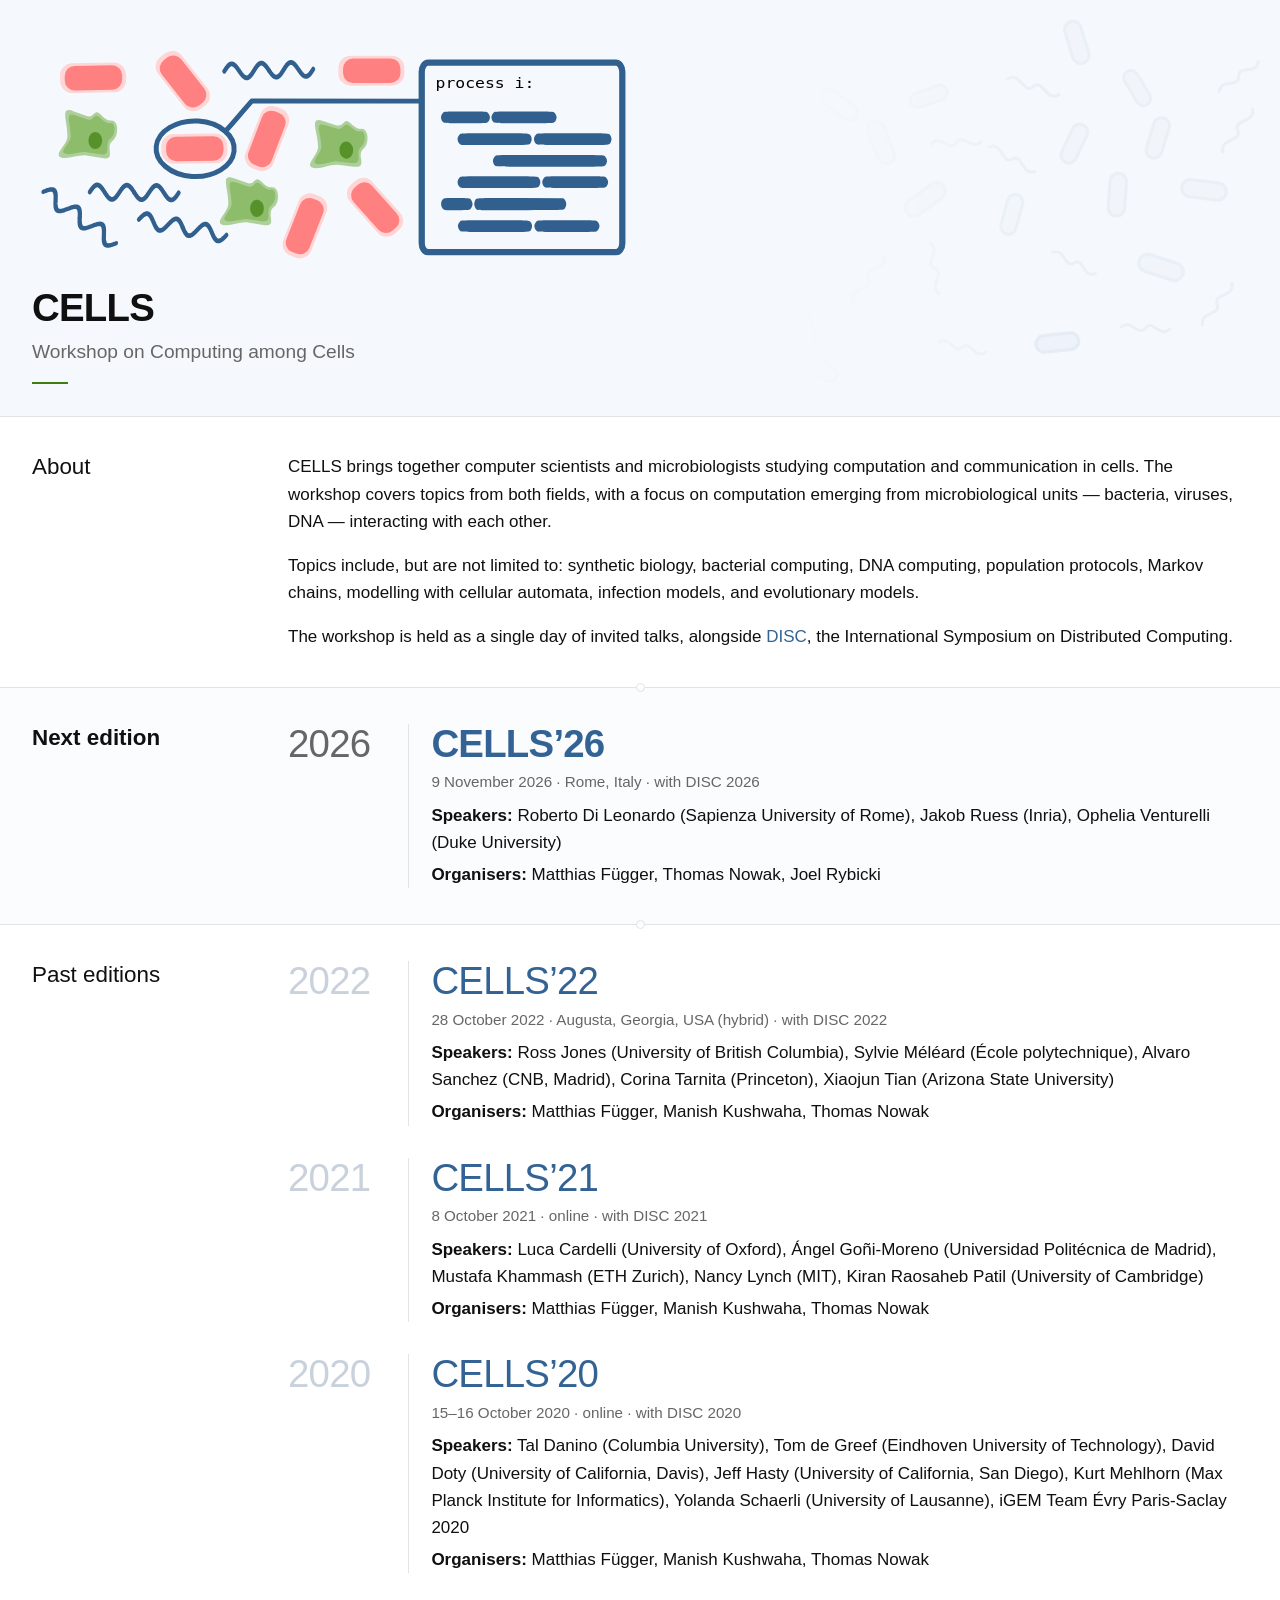
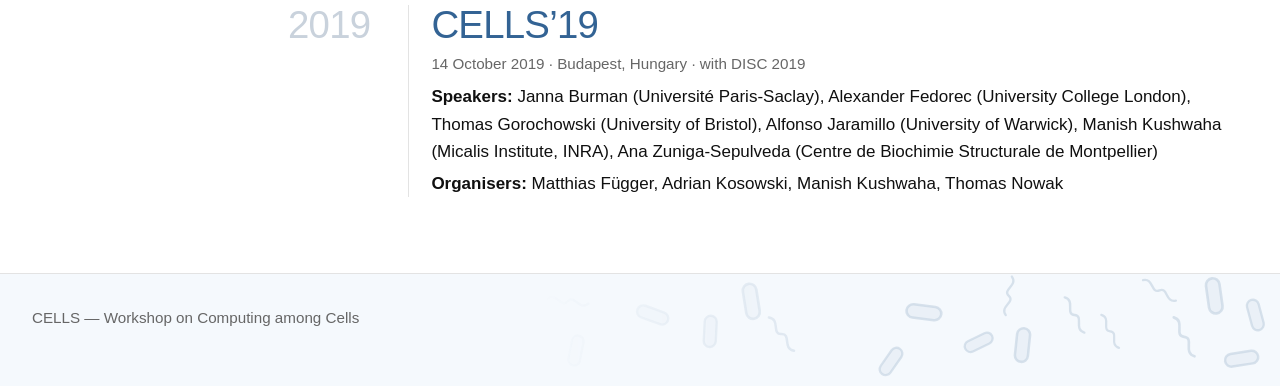
<file: index.html>
<!DOCTYPE html>
<html lang="en">
<head>
<meta charset="utf-8">
<meta name="viewport" content="width=device-width, initial-scale=1">
<title>CELLS — Workshop on Computing among Cells</title>
<meta name="description" content="CELLS is a workshop on computation emerging from microbiological units interacting with each other, held alongside DISC. Next edition and past editions.">
<link rel="icon" href="assets/img/cells.svg" type="image/svg+xml">
<link rel="stylesheet" href="assets/css/site.css">
<!-- Series index. Adding an edition: see README.md -->
</head>
<body>

<header class="masthead">
  <picture class="banner-motif">
    <source media="(prefers-reduced-motion: reduce), (prefers-reduced-data: reduce), (update: slow)"
            srcset="assets/img/banner-static.svg">
    <img src="assets/img/banner.svg" alt="" width="900" height="120">
  </picture>
  <div class="container">
    <img class="masthead__logo" src="assets/img/cells.svg" alt="" width="520" height="191">
    <h1>CELLS</h1>
    <p class="masthead__tagline">Workshop on Computing among Cells</p>
  </div>
</header>

<main>

  <section class="section" aria-labelledby="about">
    <div class="container section__grid">
      <h2 class="section__label" id="about">About</h2>
      <div class="section__body">
        <p>
          CELLS brings together computer scientists and microbiologists studying computation and
          communication in cells. The workshop covers topics from both fields, with a focus on
          computation emerging from microbiological units — bacteria, viruses, DNA — interacting
          with each other.
        </p>
        <p>
          Topics include, but are not limited to: synthetic biology, bacterial computing, DNA
          computing, population protocols, Markov chains, modelling with cellular automata,
          infection models, and evolutionary models.
        </p>
        <p>
          The workshop is held as a single day of invited talks, alongside
          <a href="https://www.disc-conference.org/">DISC</a>, the International Symposium on
          Distributed Computing.
        </p>
      </div>
    </div>
  </section>

  <section class="section section--next" aria-labelledby="next">
    <div class="container section__grid">
      <h2 class="section__label section__label--strong" id="next">Next edition</h2>
      <div class="section__body">
        <div class="edition edition--next">
          <p class="edition__year" aria-hidden="true">2026</p>
          <div class="edition__body">
            <h3 class="edition__name"><a href="2026/">CELLS&rsquo;26</a></h3>
            <p class="edition__when">9 November 2026 &middot; Rome, Italy &middot; with <a href="https://www.disc-conference.org/wp/disc2026/">DISC&nbsp;2026</a></p>
            <p class="edition__people"><span class="label">Speakers:</span>
              Roberto Di Leonardo (Sapienza University of Rome),
              Jakob Ruess (Inria),
              Ophelia Venturelli (Duke University)
            </p>
            <p class="edition__people"><span class="label">Organisers:</span> Matthias Függer, Thomas Nowak, Joel Rybicki</p>
          </div>
        </div>
      </div>
    </div>
  </section>

  <section class="section" aria-labelledby="past">
    <div class="container section__grid">
      <h2 class="section__label" id="past">Past editions</h2>
      <div class="section__body">
        <ul class="editions">

          <li>
            <div class="edition">
              <p class="edition__year" aria-hidden="true">2022</p>
              <div class="edition__body">
                <h3 class="edition__name"><a href="./archive/">CELLS&rsquo;22</a></h3>
                <p class="edition__when">28 October 2022 &middot; Augusta, Georgia, USA (hybrid) &middot; with <a href="https://www.disc-conference.org/wp/disc2022/">DISC&nbsp;2022</a></p>
                <p class="edition__people"><span class="label">Speakers:</span>
                  Ross Jones (University of British Columbia),
                  Sylvie Méléard (École polytechnique),
                  Alvaro Sanchez (CNB, Madrid),
                  Corina Tarnita (Princeton),
                  Xiaojun Tian (Arizona State University)
                </p>
                <p class="edition__people"><span class="label">Organisers:</span> Matthias Függer, Manish Kushwaha, Thomas Nowak</p>
              </div>
            </div>
          </li>

          <li>
            <div class="edition">
              <p class="edition__year" aria-hidden="true">2021</p>
              <div class="edition__body">
                <h3 class="edition__name"><a href="./archive/2021.html">CELLS&rsquo;21</a></h3>
                <p class="edition__when">8 October 2021 &middot; online &middot; with <a href="https://www.disc-conference.org/wp/disc2021/">DISC&nbsp;2021</a></p>
                <p class="edition__people"><span class="label">Speakers:</span>
                  Luca Cardelli (University of Oxford),
                  Ángel Goñi-Moreno (Universidad Politécnica de Madrid),
                  Mustafa Khammash (ETH Zurich),
                  Nancy Lynch (MIT),
                  Kiran Raosaheb Patil (University of Cambridge)
                </p>
                <p class="edition__people"><span class="label">Organisers:</span> Matthias Függer, Manish Kushwaha, Thomas Nowak</p>
              </div>
            </div>
          </li>

          <li>
            <div class="edition">
              <p class="edition__year" aria-hidden="true">2020</p>
              <div class="edition__body">
                <h3 class="edition__name"><a href="./archive/2020.html">CELLS&rsquo;20</a></h3>
                <p class="edition__when">15–16 October 2020 &middot; online &middot; with <a href="https://www.disc-conference.org/wp/disc2020/">DISC&nbsp;2020</a></p>
                <p class="edition__people"><span class="label">Speakers:</span>
                  Tal Danino (Columbia University),
                  Tom de Greef (Eindhoven University of Technology),
                  David Doty (University of California, Davis),
                  Jeff Hasty (University of California, San Diego),
                  Kurt Mehlhorn (Max Planck Institute for Informatics),
                  Yolanda Schaerli (University of Lausanne),
                  iGEM Team Évry Paris-Saclay 2020
                </p>
                <p class="edition__people"><span class="label">Organisers:</span> Matthias Függer, Manish Kushwaha, Thomas Nowak</p>
              </div>
            </div>
          </li>

          <li>
            <div class="edition">
              <p class="edition__year" aria-hidden="true">2019</p>
              <div class="edition__body">
                <h3 class="edition__name"><a href="./archive/2019.html">CELLS&rsquo;19</a></h3>
                <p class="edition__when">14 October 2019 &middot; Budapest, Hungary &middot; with <a href="https://www.disc-conference.org/wp/disc2019/">DISC&nbsp;2019</a></p>
                <p class="edition__people"><span class="label">Speakers:</span>
                  Janna Burman (Université Paris-Saclay),
                  Alexander Fedorec (University College London),
                  Thomas Gorochowski (University of Bristol),
                  Alfonso Jaramillo (University of Warwick),
                  Manish Kushwaha (Micalis Institute, INRA),
                  Ana Zuniga-Sepulveda (Centre de Biochimie Structurale de Montpellier)
                </p>
                <p class="edition__people"><span class="label">Organisers:</span> Matthias Függer, Adrian Kosowski, Manish Kushwaha, Thomas Nowak</p>
              </div>
            </div>
          </li>

        </ul>
      </div>
    </div>
  </section>

</main>

<footer class="site-footer">
  <img class="footer-motif" src="assets/img/footer.svg" alt="" width="900" height="41">
  <div class="container">
    <p>CELLS — Workshop on Computing among Cells</p>
  </div>
</footer>

</body>
</html>
</file>
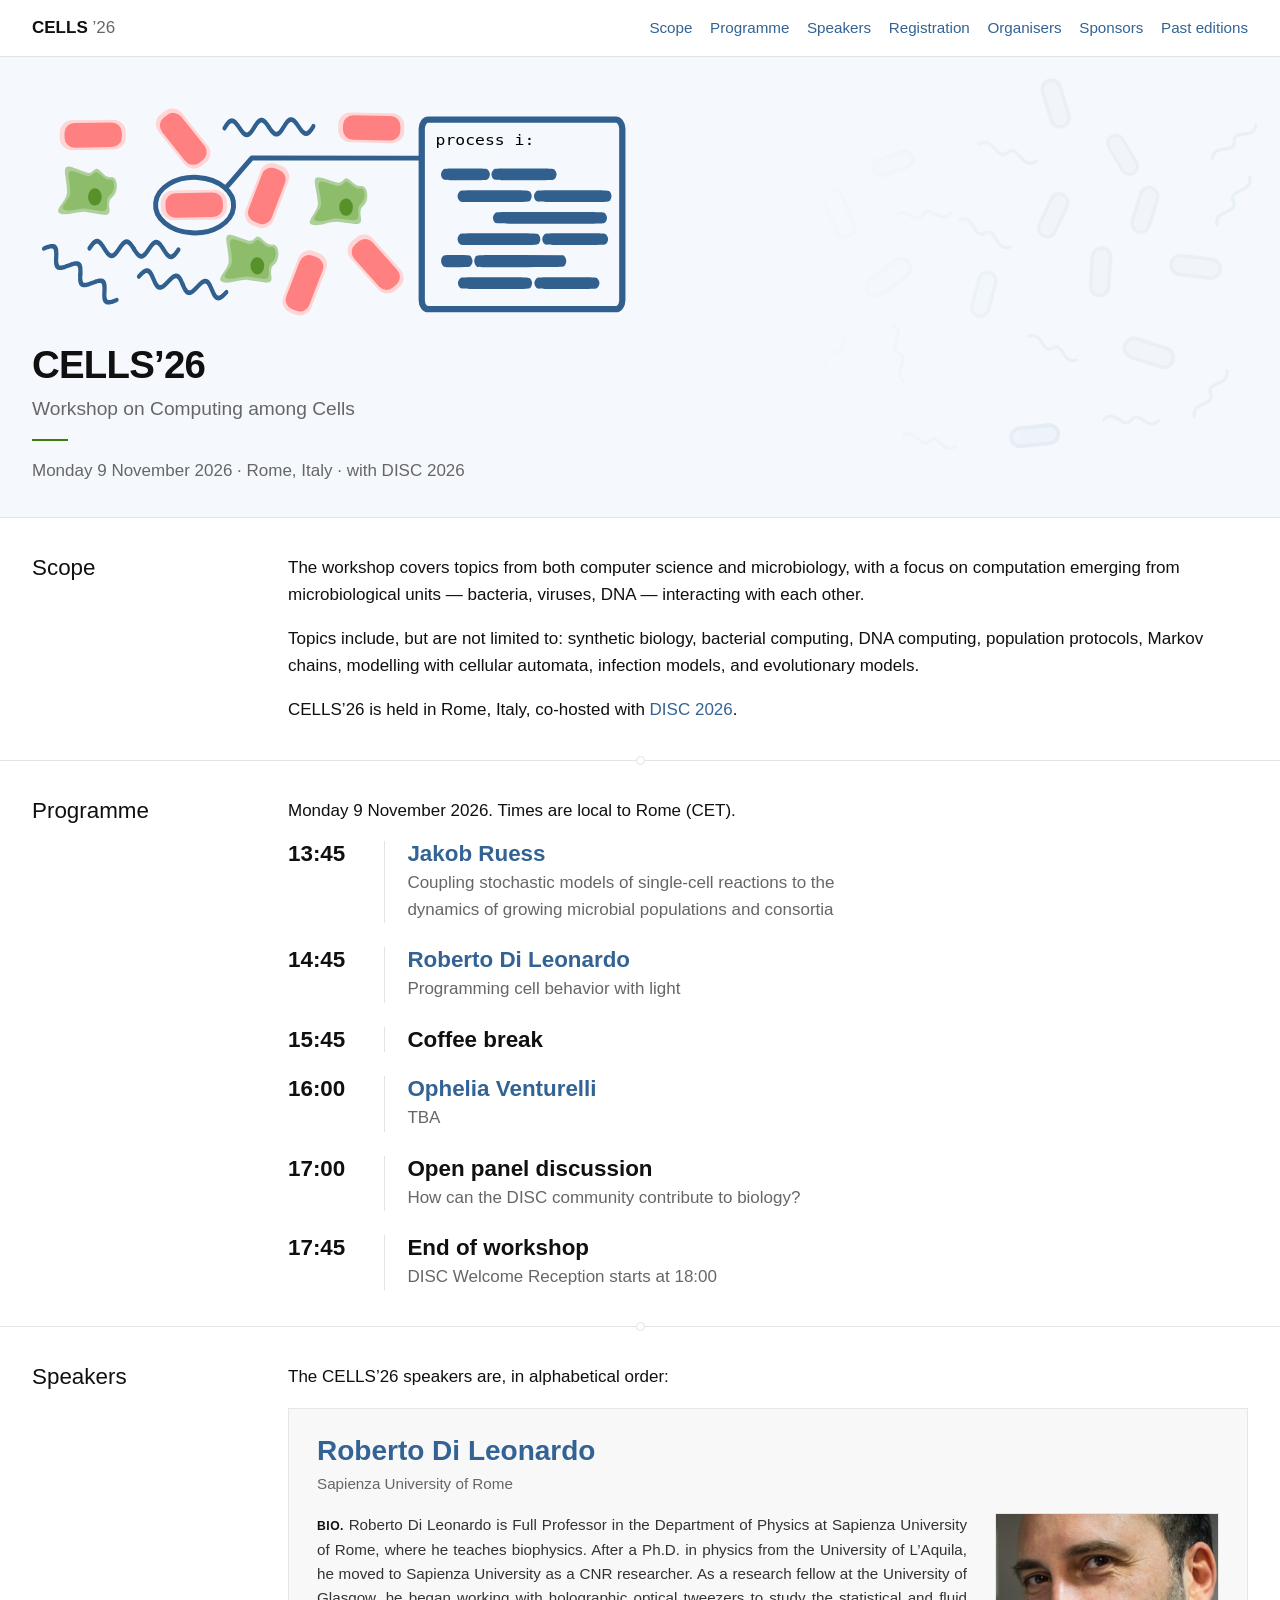
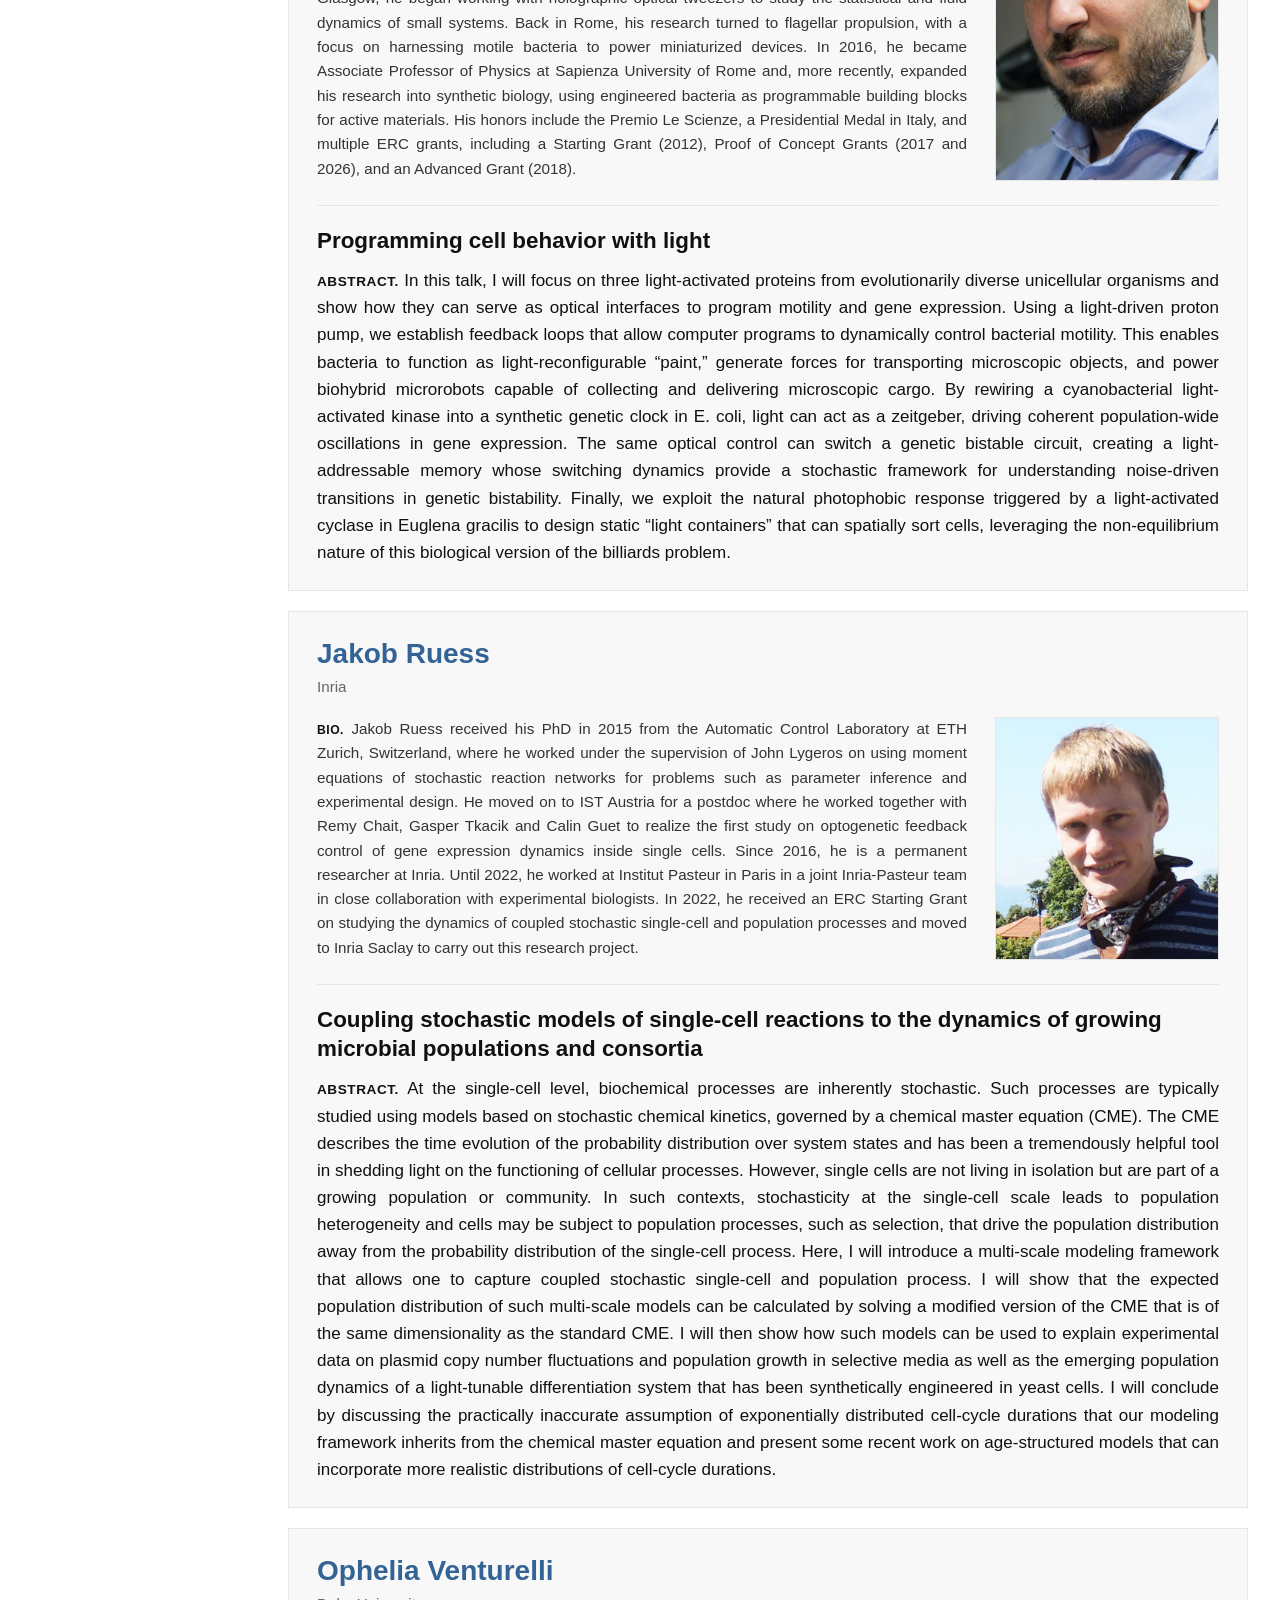
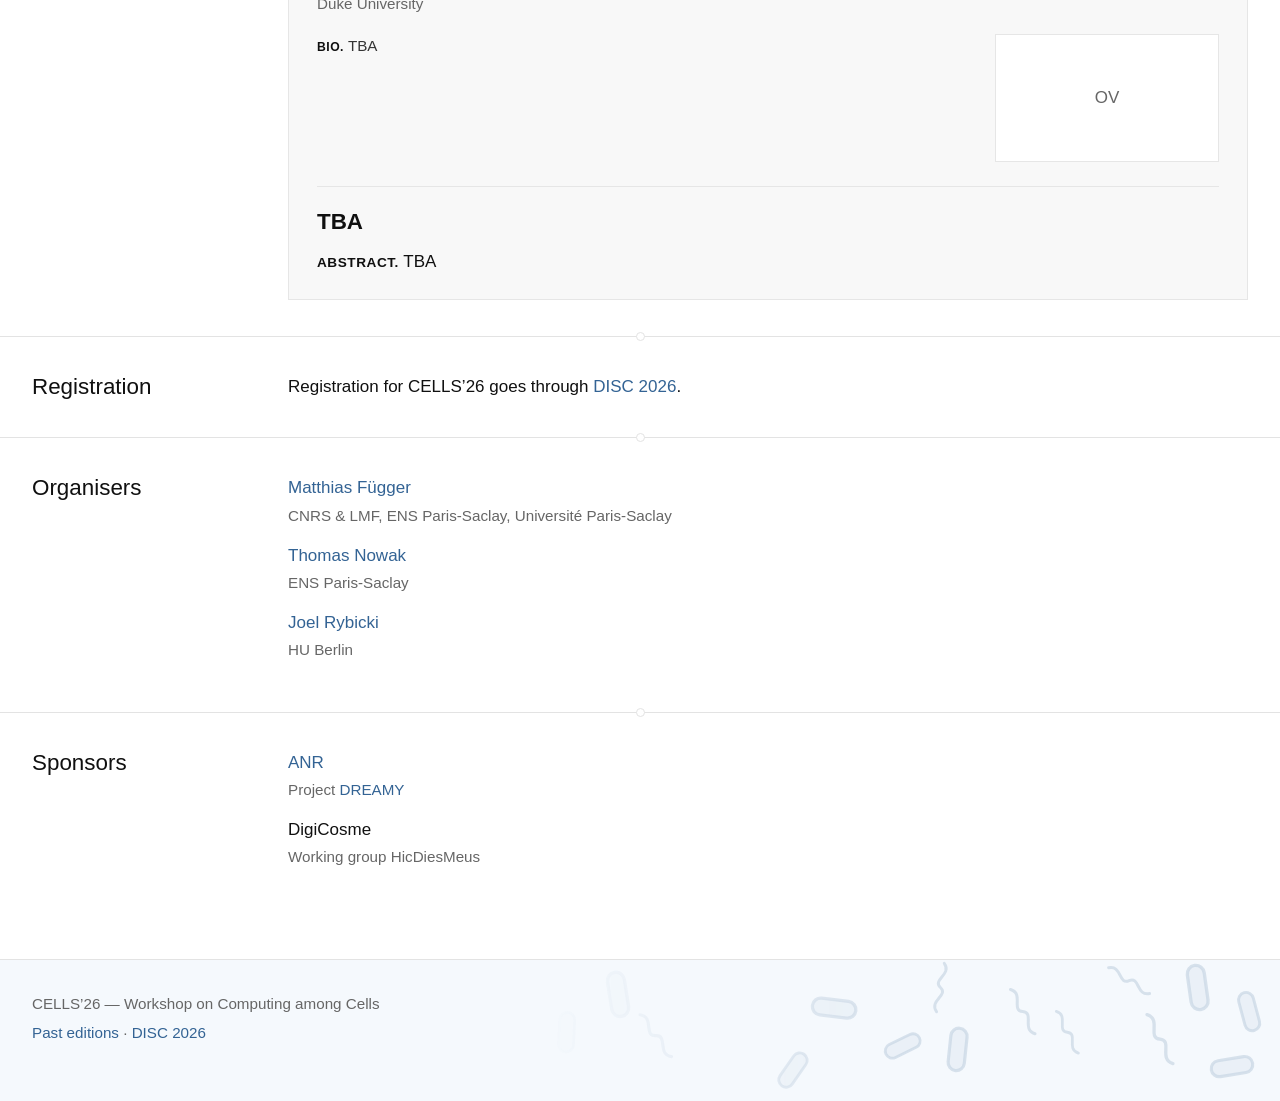
<file: 2026/index.html>
<!DOCTYPE html>
<html lang="en">

<head>
  <meta charset="utf-8">
  <meta name="viewport" content="width=device-width, initial-scale=1">
  <title>CELLS&rsquo;26 — Workshop on Computing among Cells</title>
  <meta name="description"
    content="CELLS'26, the workshop on Computing among Cells, on 9 November 2026 in Rome, Italy, with DISC 2026. Scope, programme, invited speakers and registration.">
  <link rel="icon" href="../assets/img/cells.svg" type="image/svg+xml">
  <link rel="stylesheet" href="../assets/css/site.css">
</head>

<body>

  <a class="skip-link" href="#main">Skip to content</a>

  <header class="site-header">
    <div class="container site-header__inner">
      <a class="brand" href="../">CELLS <span>&rsquo;26</span></a>
      <nav class="nav" aria-label="Primary">
        <ul>
          <li><a href="#scope">Scope</a></li>
          <li><a href="#programme">Programme</a></li>
          <li><a href="#speakers">Speakers</a></li>
          <li><a href="#registration">Registration</a></li>
          <li><a href="#organisers">Organisers</a></li>
          <li><a href="#sponsors">Sponsors</a></li>
          <li><a href="../">Past editions</a></li>
        </ul>
      </nav>
    </div>
  </header>

  <div class="masthead">
    <picture class="banner-motif">
      <source media="(prefers-reduced-motion: reduce), (prefers-reduced-data: reduce), (update: slow)"
        srcset="../assets/img/banner-static.svg">
      <img src="../assets/img/banner.svg" alt="" width="900" height="120">
    </picture>
    <div class="container">
      <img class="masthead__logo" src="../assets/img/cells.svg" alt="" width="520" height="191">
      <h1>CELLS&rsquo;26</h1>
      <p class="masthead__tagline">Workshop on Computing among Cells</p>
      <p class="masthead__when">Monday 9 November 2026 &middot; Rome, Italy &middot; with DISC&nbsp;2026</p>
    </div>
  </div>

  <main id="main">

    <section class="section" aria-labelledby="scope">
      <div class="container section__grid">
        <h2 class="section__label" id="scope">Scope</h2>
        <div class="section__body">
          <p>
            The workshop covers topics from both computer science and microbiology, with a focus on
            computation emerging from microbiological units — bacteria, viruses, DNA — interacting
            with each other.
          </p>
          <p>
            Topics include, but are not limited to: synthetic biology, bacterial computing, DNA
            computing, population protocols, Markov chains, modelling with cellular automata,
            infection models, and evolutionary models.
          </p>
          <p>
            CELLS&rsquo;26 is held in Rome, Italy, co-hosted with
            <a href="https://www.disc-conference.org/wp/disc2026/">DISC&nbsp;2026</a>.
          </p>
        </div>
      </div>
    </section>

    <section class="section" aria-labelledby="programme">
      <div class="container section__grid">
        <h2 class="section__label" id="programme">Programme</h2>
        <div class="section__body">
          <p>Monday 9 November 2026. Times are local to Rome (CET).</p>
          <ul class="programme">
            <li>
              <p class="time">13:45</p>
              <div class="programme__body">
                <p class="programme__name"><a href="#speaker-ruess">Jakob Ruess</a></p>
                <p class="talk">Coupling stochastic models of single-cell reactions to the dynamics of growing microbial
                  populations and consortia</p>
              </div>
            </li>
            <li>
              <p class="time">14:45</p>
              <div class="programme__body">
                <p class="programme__name"><a href="#speaker-di-leonardo">Roberto Di Leonardo</a></p>
                <p class="talk">Programming cell behavior with light</p>
              </div>
            </li>
            <li>
              <p class="time">15:45</p>
              <div class="programme__body">
                <p class="programme__name">Coffee break</p>
              </div>
            </li>
            <li>
              <p class="time">16:00</p>
              <div class="programme__body">
                <p class="programme__name"><a href="#speaker-venturelli">Ophelia Venturelli</a></p>
                <p class="talk">TBA</p>
              </div>
            </li>
            <li>
              <p class="time">17:00</p>
              <div class="programme__body">
                <p class="programme__name">Open panel discussion</p>
                <p class="talk">How can the DISC community contribute to biology?</p>
              </div>
            </li>
            <li>
              <p class="time">17:45</p>
              <div class="programme__body">
                <p class="programme__name">End of workshop</p>
                <p class="talk">DISC Welcome Reception starts at 18:00</p>
              </div>
            </li>
          </ul>
        </div>
      </div>
    </section>

    <section class="section" aria-labelledby="speakers">
      <div class="container section__grid">
        <h2 class="section__label" id="speakers">Speakers</h2>
        <div class="section__body">
          <p>The CELLS&rsquo;26 speakers are, in alphabetical order:</p>

          <article class="speaker" id="speaker-di-leonardo">
            <div class="speaker__photo">
              <img src="./img/dileonardo-portrait.jpg" alt="Roberto Di Leonardo" width="600" height="900">
            </div>
            <h3 class="speaker__name"><a href="https://www.roma1.infn.it/~dileorob/">Roberto Di Leonardo</a></h3>
            <p class="speaker__affiliation">Sapienza University of Rome</p>
            <p class="speaker__bio"><span class="label">Bio. </span>Roberto Di Leonardo is Full Professor in the
              Department of Physics at Sapienza University of Rome, where he teaches biophysics. After a Ph.D. in
              physics from the University of L’Aquila, he moved to Sapienza University as a CNR researcher. As a
              research fellow at the University of Glasgow, he began working with holographic optical tweezers to study
              the statistical and fluid dynamics of small systems. Back in Rome, his research turned to flagellar
              propulsion, with a focus on harnessing motile bacteria to power miniaturized devices. In 2016, he became
              Associate Professor of Physics at Sapienza University of Rome and, more recently, expanded his research
              into synthetic biology, using engineered bacteria as programmable building blocks for active materials.
              His honors include the Premio Le Scienze, a Presidential Medal in Italy, and multiple ERC grants,
              including a Starting Grant (2012), Proof of Concept Grants (2017 and 2026), and an Advanced Grant (2018).
            </p>
            <p class="speaker__title">Programming cell behavior with light</p>
            <p class="speaker__abstract"><span class="label">Abstract.</span> In this talk, I will focus on three
              light-activated proteins from evolutionarily diverse unicellular organisms and show how they can serve as
              optical interfaces to program motility and gene expression. Using a light-driven proton pump, we establish
              feedback loops that allow computer programs to dynamically control bacterial motility. This enables
              bacteria to function as light-reconfigurable “paint,” generate forces for transporting microscopic
              objects, and power biohybrid microrobots capable of collecting and delivering microscopic cargo. By
              rewiring a cyanobacterial light-activated kinase into a synthetic genetic clock in E. coli, light can act
              as a zeitgeber, driving coherent population-wide oscillations in gene expression. The same optical control
              can switch a genetic bistable circuit, creating a light-addressable memory whose switching dynamics
              provide a stochastic framework for understanding noise-driven transitions in genetic bistability. Finally,
              we exploit the natural photophobic response triggered by a light-activated cyclase in Euglena gracilis to
              design static “light containers” that can spatially sort cells, leveraging the non-equilibrium nature of
              this biological version of the billiards problem.</p>
          </article>

          <article class="speaker" id="speaker-ruess">
            <div class="speaker__photo">
              <img src="./img/ruess-portrait.jpg" alt="Jakob Ruess" width="600" height="900">
            </div>
            <h3 class="speaker__name"><a href="https://www.inria.fr/en/jakob-ruess">Jakob Ruess</a></h3>
            <p class="speaker__affiliation">Inria</p>
            <p class="speaker__bio"><span class="label">Bio.</span>
              Jakob Ruess received his PhD in 2015 from the Automatic Control Laboratory at ETH Zurich, Switzerland,
              where he worked under the supervision of John Lygeros on using moment equations of stochastic reaction
              networks for problems such as parameter inference and experimental design. He moved on to IST Austria for
              a postdoc where he worked together with Remy Chait, Gasper Tkacik and Calin Guet to realize the first
              study on optogenetic feedback control of gene expression dynamics inside single cells. Since 2016, he is a
              permanent researcher at Inria. Until 2022, he worked at Institut Pasteur in Paris in a joint Inria-Pasteur
              team in close collaboration with experimental biologists. In 2022, he received an ERC Starting Grant on
              studying the dynamics of coupled stochastic single-cell and population processes and moved to Inria Saclay
              to carry out this research project.</p>
            <p class="speaker__title">Coupling stochastic models of single-cell reactions to the dynamics of growing
              microbial populations and consortia</p>
            <p class="speaker__abstract"><span class="label">Abstract.</span>
              At the single-cell level, biochemical processes are inherently stochastic. Such processes are typically
              studied using models based on stochastic chemical kinetics, governed by a chemical master equation (CME).
              The CME describes the time evolution of the probability distribution over system states and has been a
              tremendously helpful tool in shedding light on the functioning of cellular processes. However, single
              cells are not living in isolation but are part of a growing population or community. In such contexts,
              stochasticity at the single-cell scale leads to population heterogeneity and cells may be subject to
              population processes, such as selection, that drive the population distribution away from the probability
              distribution of the single-cell process.
              Here, I will introduce a multi-scale modeling framework that allows one to capture coupled stochastic
              single-cell and population process. I will show that the expected population distribution of such
              multi-scale models can be calculated by solving a modified version of the CME that is of the same
              dimensionality as the standard CME. I will then show how such models can be used to explain experimental
              data on plasmid copy number fluctuations and population growth in selective media as well as the emerging
              population dynamics of a light-tunable differentiation system that has been synthetically engineered in
              yeast cells. I will conclude by discussing the practically inaccurate assumption of exponentially
              distributed cell-cycle durations that our modeling framework inherits from the chemical master equation
              and present some recent work on age-structured models that can incorporate more realistic distributions of
              cell-cycle durations.
            </p>
          </article>

          <article class="speaker" id="speaker-venturelli">
            <div class="speaker__placeholder" role="img" aria-label="Photograph of Ophelia Venturelli to follow">OV</div>
            <h3 class="speaker__name"><a href="https://www.venturellilab.org/">Ophelia Venturelli</a></h3>
            <p class="speaker__affiliation">Duke University</p>
            <p class="speaker__bio"><span class="label">Bio.</span> TBA</p>
            <p class="speaker__title">TBA</p>
            <p class="speaker__abstract"><span class="label">Abstract.</span> TBA</p>
          </article>

        </div>
      </div>
    </section>

    <section class="section" aria-labelledby="registration">
      <div class="container section__grid">
        <h2 class="section__label" id="registration">Registration</h2>
        <div class="section__body">
          <p>
            Registration for CELLS&rsquo;26 goes through
            <a href="https://www.disc-conference.org/wp/disc2026/">DISC&nbsp;2026</a>.
          </p>
        </div>
      </div>
    </section>

    <section class="section" aria-labelledby="organisers">
      <div class="container section__grid">
        <h2 class="section__label" id="organisers">Organisers</h2>
        <div class="section__body">
          <ul class="plain">
            <li>
              <a href="https://home.lmf.cnrs.fr/MatthiasFuegger">Matthias Függer</a><br>
              <span class="where">CNRS &amp; LMF, ENS Paris-Saclay, Université Paris-Saclay</span>
            </li>
            <li>
              <a href="https://www.thomasnowak.net/">Thomas Nowak</a><br>
              <span class="where">ENS Paris-Saclay</span>
            </li>
            <li>
              <a href="https://rybicki.github.io/">Joel Rybicki</a><br>
              <span class="where">HU Berlin</span>
            </li>
          </ul>
        </div>
      </div>
    </section>

    <section class="section" aria-labelledby="sponsors">
      <div class="container section__grid">
        <h2 class="section__label" id="sponsors">Sponsors</h2>
        <div class="section__body">
          <ul class="plain">
            <li>
              <a href="https://anr.fr">ANR</a><br>
              <span class="where">Project <a href="https://dreamy.run">DREAMY</a></span>
            </li>
            <li>
              DigiCosme<br>
              <span class="where">Working group HicDiesMeus</span>
            </li>
          </ul>
        </div>
      </div>
    </section>

  </main>

  <footer class="site-footer">
    <img class="footer-motif" src="../assets/img/footer.svg" alt="" width="900" height="41">
    <div class="container">
      <p>CELLS&rsquo;26 — Workshop on Computing among Cells</p>
      <p><a href="../">Past editions</a> &middot; <a
          href="https://www.disc-conference.org/wp/disc2026/">DISC&nbsp;2026</a></p>
    </div>
  </footer>

</body>

</html>
</file>
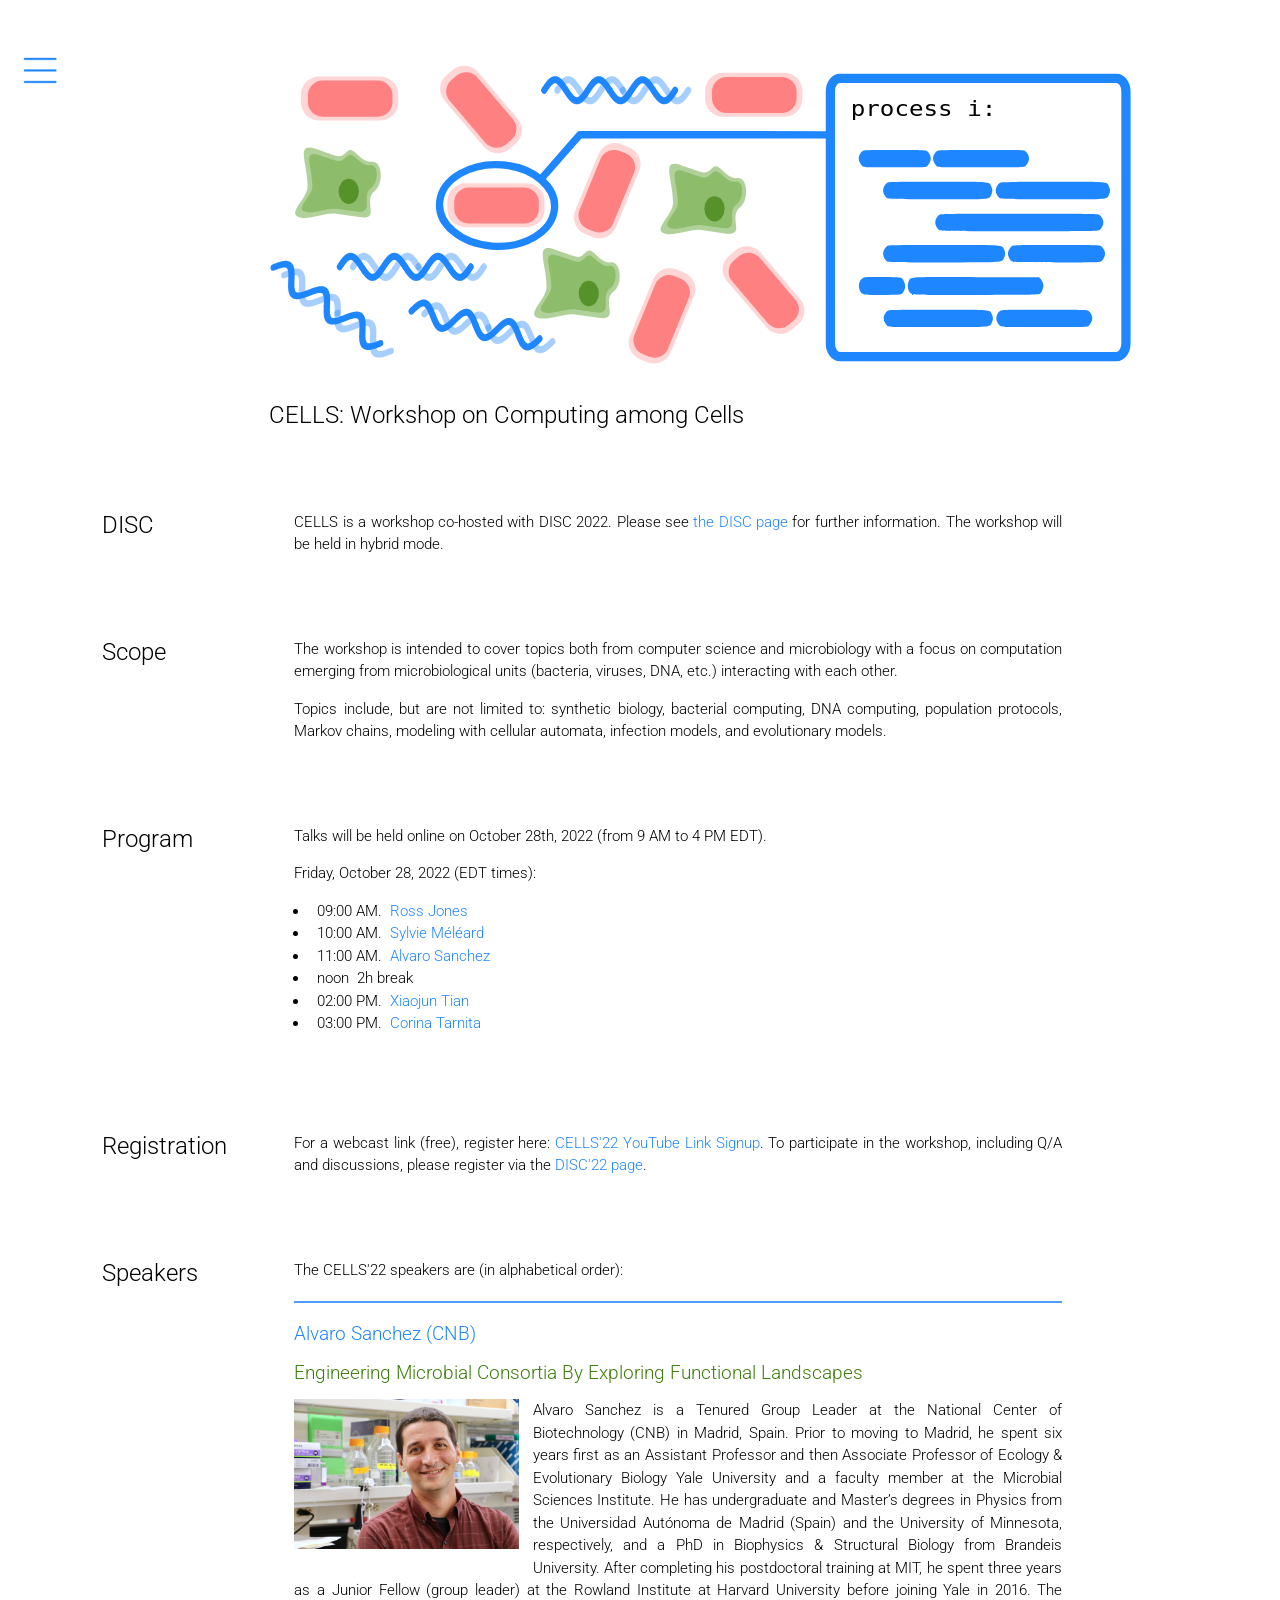
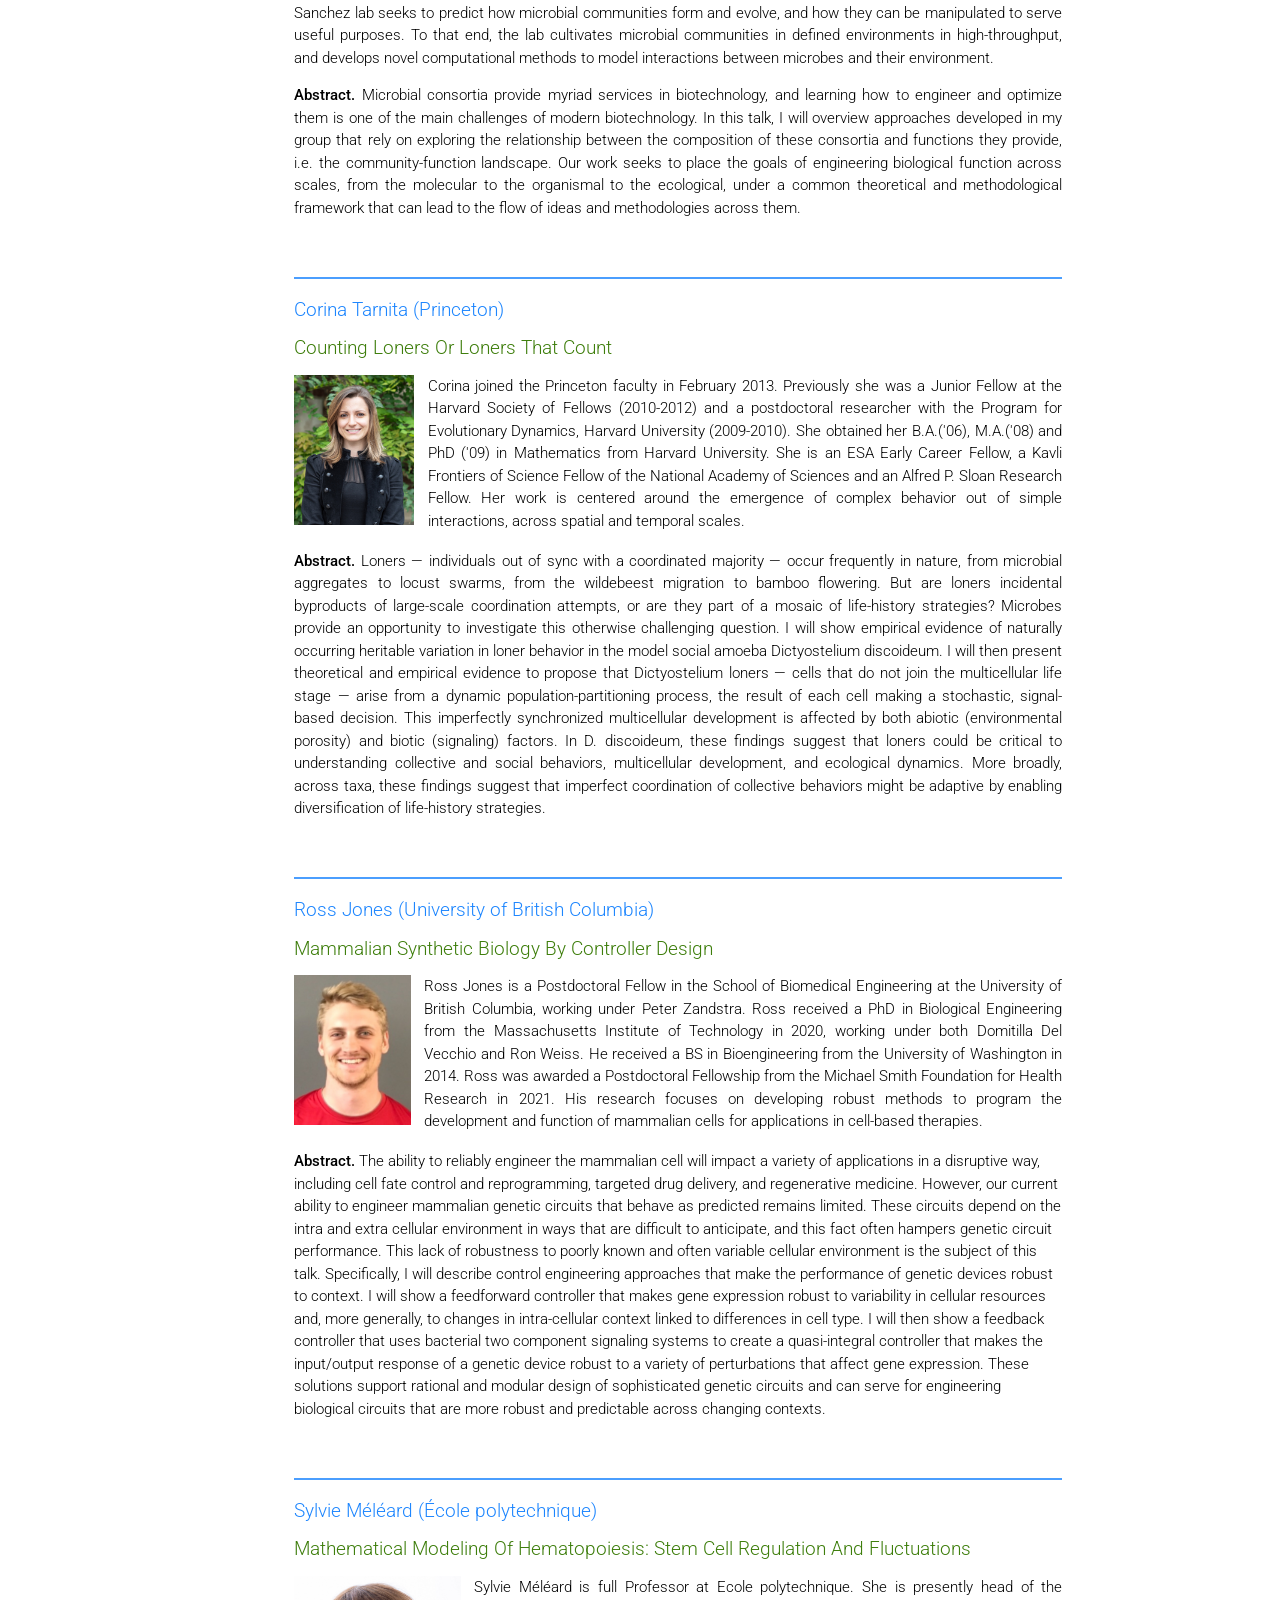
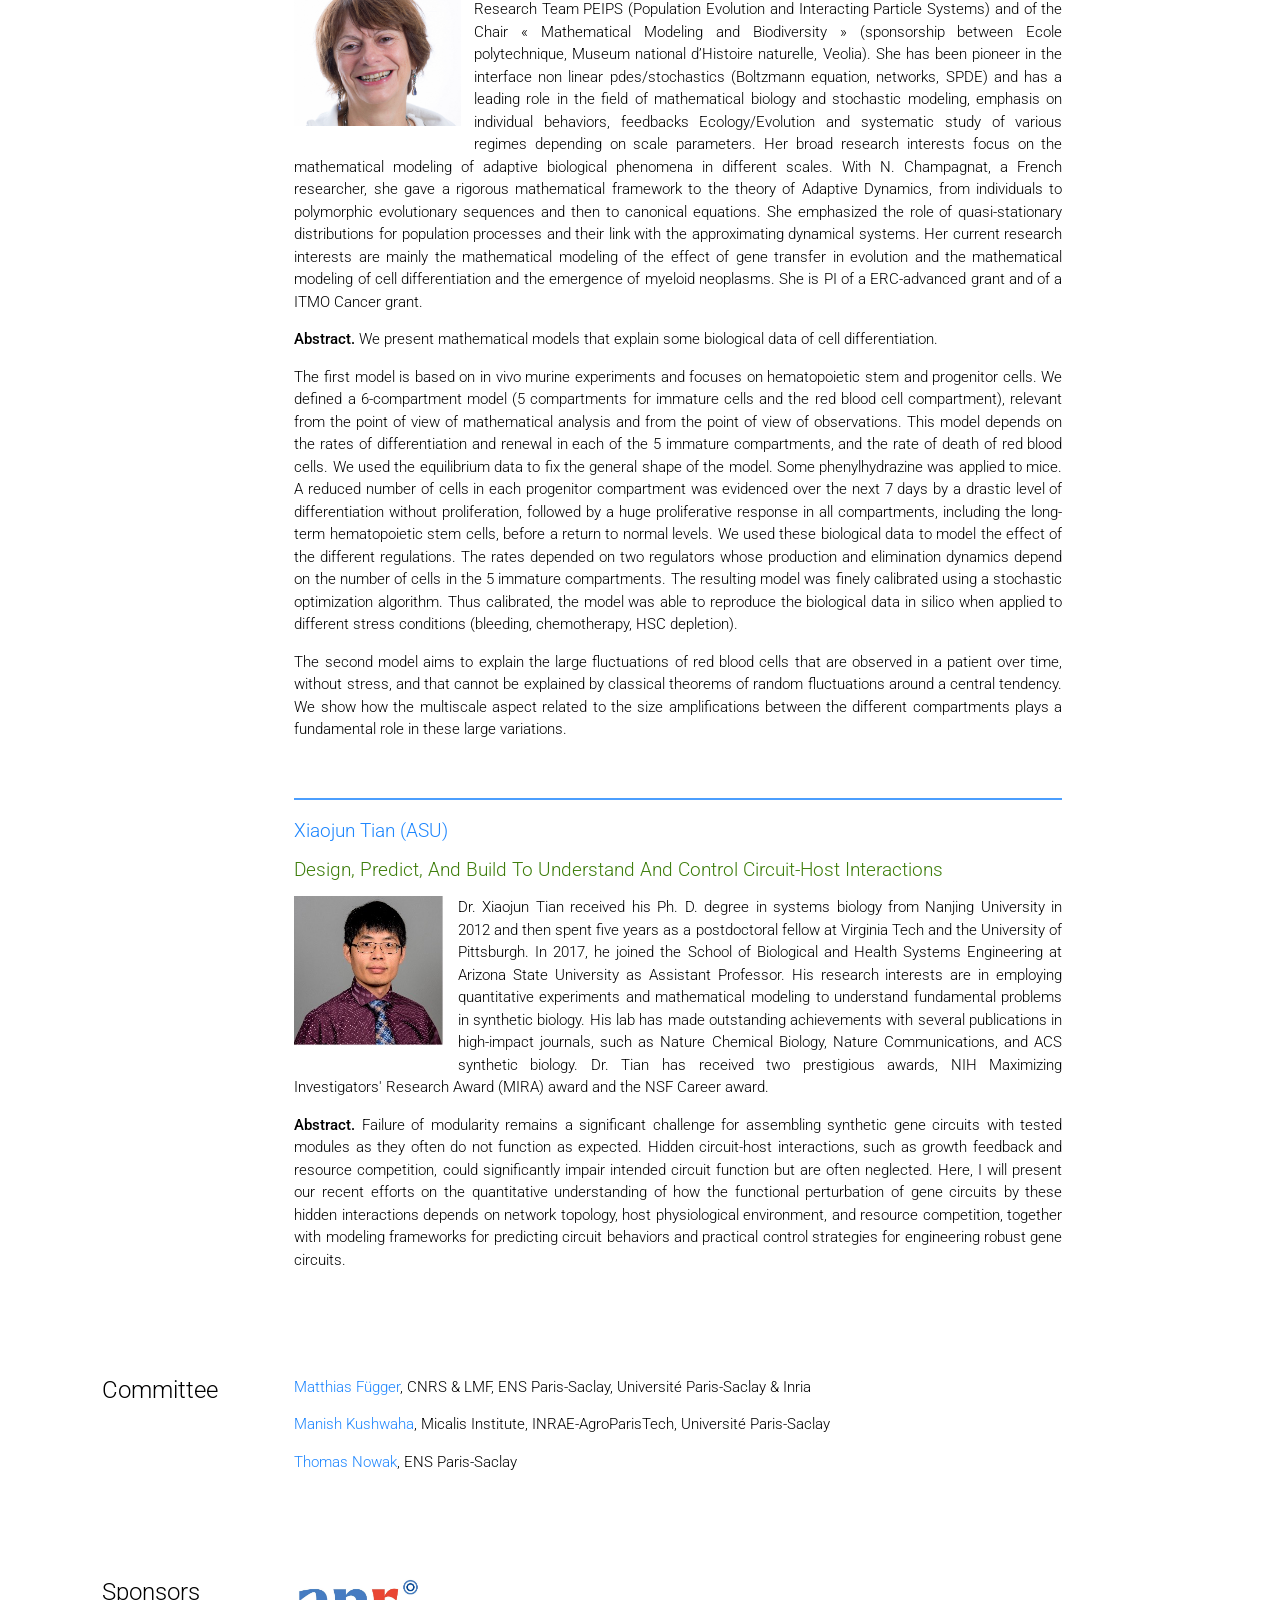
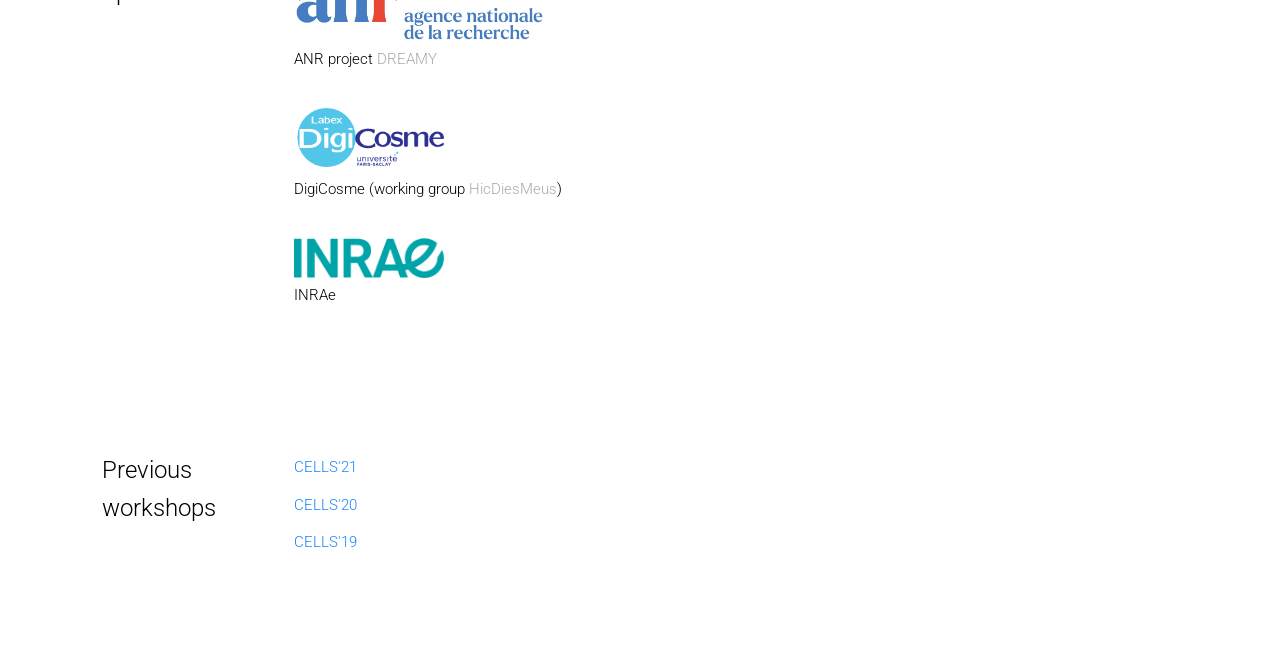
<file: archive/index.html>
<!DOCTYPE HTML>
<html>
  <head>
    <title>CELLS Workshop</title>
    <meta charset="utf-8" />
    <meta name="viewport" content="width=device-width, initial-scale=1" />
    <link rel="stylesheet" href="https://www.w3schools.com/w3css/4/w3.css">
    <link rel="stylesheet" href="assets/css/main.css?v=4" />
    <link rel="stylesheet" href="https://use.fontawesome.com/releases/v5.0.9/css/all.css" integrity="sha384-5SOiIsAziJl6AWe0HWRKTXlfcSHKmYV4RBF18PPJ173Kzn7jzMyFuTtk8JA7QQG1" crossorigin="anonymous">
    <link href="https://fonts.googleapis.com/css?family=Roboto:300,300italic,400,400italic,500,500italic,600,600italic,700,700italic,900,900italic" rel="stylesheet">
    <style>
      .mySlides {
        display:none;
      }
    </style>
  </head>

  <body>
    <center>

      <!-- Header -->
      <header id="header">

      	<nav id="nav">
      	  <ul>
            <li><a href="#page_disc">DISC</a></li>
      	    <li><a href="#page_scope">Scope</a></li>
      	    <li><a href="#page_program">Program</a></li>
            <li><a href="#page_local">Registration</a></li>
            <li><a href="#page_speakers">Speakers</a></li>
      	    <li><a href="#page_commitee">Committee</a></li>
            <li><a href="#page_sponsors">Sponsors</a></li>
            <li><a href="#page_previous">Previous workshops</a></li>
            <li><a href="2020.html">CELLS'20</a></li>
            <li><a href="2019.html">CELLS'19</a></li>
      	  </ul>
      	</nav>

      </header>

      <!-- Toggle Menu -->
      <a href="#menu" class="navPanelToggle">
      	<img src="logos/menu.svg"/>
      </a>
	
      <!-- Main part --> 
      <section id="main">
        
        <!-- main page -->
        <section class="page contentheight" id="first_page">
        

          <div class="bannerdiv">
           <img src="images/cells.svg" class="bannerimage">
          <span class="caption">CELLS: Workshop on Computing among Cells</span>
          <!--span class="caption2">October 15th and 16th, 2020 (online)<br><br></span>
          <a href="https://forms.gle/6WQeowDx46yH37Hi7" class="alt-reg">Register here</a><br><br><br>
          <a href="CELLS.ics" class="alt-button">Add events to calendar</a-->
          <!--
          <span class="caption2">We would like to thank all speakers and participants of the CELLS'20 workshop! For videos please see the <a href="2020.html" class="alt">CELLS'20</a> page
          <br>Looking forward to see you in 2021.<br><br></span>
          -->
          </div>

        </section>

        <section class="page contentheight" id="page_disc">

          <h1>DISC</h1>
          <div class="rightcol">
            <h1 class="alt">DISC</h1>
            <p>
            CELLS is a workshop co-hosted with DISC 2022. Please see <a href="http://www.disc-conference.org/wp/disc2022/" class="alt">the DISC page</a> for further information.
            The workshop will be held in hybrid mode.
            </p>
          </div>

        </section>

        <!-- page 2 -->
        <section class="page contentheight" id="page_scope">

          <h1>Scope</h1>
          <div class="rightcol">
          	<h1 class="alt">Scope</h1>
            <p>
            The workshop is intended to cover topics both from computer science and microbiology with a focus on computation emerging from microbiological units (bacteria, viruses, DNA, etc.) interacting with each other.
            </p>
            <p>
            Topics include, but are not limited to: synthetic biology, bacterial computing, DNA computing, population protocols, Markov chains, modeling with cellular automata, infection models, and evolutionary models.
            </p>
          </div>

        </section>

        <section class="page contentheight" id="page_program">

          <h1>Program</h1>
          <div class="rightcol">
            <h1 class="alt">Program</h1>
            <p>
            Talks will be held online on October 28th, 2022 (from 9 AM to 4 PM EDT).
            </p>

            <p>
            Friday, October 28, 2022 (EDT times):
            </p>

            <ul>
            <li>09:00 AM. &nbsp;<a href="#speaker-ross-jones" class="alt">Ross Jones</a></li>
            <li>10:00 AM. &nbsp;<a href="#speaker-sylvie-meleard" class="alt">Sylvie Méléard</a></li>
            <li>11:00 AM. &nbsp;<a href="#speaker-alvaro-sanchez" class="alt">Alvaro Sanchez</a></li>
            
            <li>noon &nbsp;2h break</li>
            
            <li>02:00 PM. &nbsp;<a href="#speaker-xiaojun-tian" class="alt">Xiaojun Tian</a></li>
            <li>03:00 PM. &nbsp;<a href="#speaker-corina-tarnita" class="alt">Corina Tarnita</a></li>
            </ul>
            </p>
          </div>

        </section>


        <section class="page contentheight" id="page_local">

          <h1>Registration</h1>
          <div class="rightcol">
            <h1 class="alt">Registration</h1>
            <p>
	    For a webcast link (free), register here: <a href="https://forms.gle/c3fHmdG5CuDHYkEXA" class="alt">CELLS'22 YouTube Link Signup</a>.
            To participate in the workshop, including Q/A and discussions, please register via the <a href="http://www.disc-conference.org/wp/disc2022/registration/" class="alt">DISC'22 page</a>.
            </p>
          </div>

        </section>



        <!-- page -->
        <section class="page contentheight" id="page_speakers">
          <h1>Speakers</h1>
          <div class="rightcol">
            <h1 class="alt">Speakers</h1>
              <p>
              The CELLS'22 speakers are (in alphabetical order):
              </p>

   <hr id="speaker-alvaro-sanchez">
              <p>
              <a href="https://www.sanchezlaboratory.com/" class="alt2">
              Alvaro Sanchez (CNB)
              </a><br>
              <div class="title">Engineering microbial consortia by exploring functional landscapes</div>
              </p>
              <p class="bio"><img src="images/as_22.jpg" class="rightimg">
	      Alvaro Sanchez is a Tenured Group Leader at the National Center of Biotechnology (CNB) in Madrid, Spain. Prior to moving to Madrid, he spent six years first as an Assistant Professor and then Associate Professor of Ecology &amp; Evolutionary Biology Yale University and a faculty member at the Microbial Sciences Institute. He has undergraduate and Master’s degrees in Physics from the Universidad Autónoma de Madrid (Spain) and the University of Minnesota, respectively, and a PhD in Biophysics &amp; Structural Biology from Brandeis University. After completing his postdoctoral training at MIT, he spent three years as a Junior Fellow (group leader) at the Rowland Institute at Harvard University before joining Yale in 2016. The Sanchez lab seeks to predict how microbial communities form and evolve, and how they can be manipulated to serve useful purposes. To that end, the lab cultivates microbial communities in defined environments in high-throughput, and develops novel computational methods to model interactions between microbes and their environment.
              <p>
              <b>Abstract.</b>
	      Microbial consortia provide myriad services in biotechnology, and learning how to engineer and optimize them is one of the main challenges of modern biotechnology. In this talk, I will overview approaches developed in my group that rely on exploring the relationship between the composition of these consortia and functions they provide, i.e. the community-function landscape. Our work seeks to place the goals of engineering biological function across scales, from the molecular to the organismal to the ecological, under a common theoretical and methodological framework that can lead to the flow of ideas and methodologies across them.
               </p>
              <br>   

    <hr id="speaker-corina-tarnita">
              <p>
              <a href="https://scholar.princeton.edu/ctarnita/" class="alt2">
              Corina Tarnita (Princeton)
              </a><br>
              <div class="title">Counting loners or loners that count</div>
              </p>
              <p class="bio"><img src="images/ct_22.jpg" class="rightimg">
	      Corina joined the Princeton faculty in February 2013. Previously she was a Junior Fellow at the Harvard Society of Fellows (2010-2012) and a postdoctoral researcher with the Program for Evolutionary Dynamics, Harvard University (2009-2010). She obtained her B.A.('06), M.A.('08) and PhD ('09) in Mathematics from Harvard University. She is an ESA Early Career Fellow, a Kavli Frontiers of Science Fellow of the National Academy of Sciences and an Alfred P. Sloan Research Fellow. Her work is centered around the emergence of complex behavior out of simple interactions, across spatial and temporal scales.
              </p>
              <p>
              <b>Abstract.</b>
	      Loners — individuals out of sync with a coordinated majority — occur frequently in nature, from microbial aggregates to locust swarms, from the wildebeest migration to bamboo flowering. But are loners incidental byproducts of large-scale coordination attempts, or are they part of a mosaic of life-history strategies? Microbes provide an opportunity to investigate this otherwise challenging question. I will show empirical evidence of naturally occurring heritable variation in loner behavior in the model social amoeba Dictyostelium discoideum. I will then present theoretical and empirical evidence to propose that Dictyostelium loners — cells that do not join the multicellular life stage — arise from a dynamic population-partitioning process, the result of each cell making a stochastic, signal-based decision. This imperfectly synchronized multicellular development is affected by both abiotic (environmental porosity) and biotic (signaling) factors. In D. discoideum, these findings suggest that loners could be critical to understanding collective and social behaviors, multicellular development, and ecological dynamics. More broadly, across taxa, these findings suggest that imperfect coordination of collective behaviors might be adaptive by enabling diversification of life-history strategies.
              </p>
              <br>

              <hr id="speaker-ross-jones">
              <p>
              <a href="" class="alt2">
              Ross Jones (University of British Columbia)
	      </a><br>
              <div class="title">Mammalian synthetic biology by controller design</div>
              </p>
              <p class="bio"><img src="images/rj_22.jpg" class="rightimg">
	      Ross Jones is a Postdoctoral Fellow in the School of Biomedical Engineering at the University of British Columbia, working under Peter Zandstra. Ross received a PhD in Biological Engineering from the Massachusetts Institute of Technology in 2020, working under both Domitilla Del Vecchio and Ron Weiss. He received a BS in Bioengineering from the University of Washington in 2014. Ross was awarded a Postdoctoral Fellowship from the Michael Smith Foundation for Health Research in 2021. His research focuses on developing robust methods to program the development and function of mammalian cells for applications in cell-based therapies.
              </p>
              <b>Abstract.</b>
	      The ability to reliably engineer the mammalian cell will impact a variety of applications in a disruptive way, including cell fate control and reprogramming, targeted drug delivery, and regenerative medicine. However,  our current ability to engineer mammalian genetic circuits that behave as predicted remains limited. These circuits depend on the intra and extra cellular environment in ways that are difficult to anticipate, and this fact often hampers genetic circuit performance. This lack of robustness to poorly known and often variable cellular environment is the subject of this talk. Specifically, I will describe control engineering approaches that make the performance of genetic devices robust to context.  I will show a feedforward controller that makes gene expression robust to variability in cellular resources and, more generally, to changes in intra-cellular context linked to differences in cell type. I will then show a feedback controller that uses bacterial two component signaling systems to create a quasi-integral controller that makes the input/output response of a genetic device robust to a variety of perturbations that affect gene expression. These solutions support rational and modular design of sophisticated genetic circuits and can serve for engineering biological circuits that are more robust and predictable across changing contexts.
               </p>
              <br>   



    <hr id="speaker-sylvie-meleard">
              <p>
              <a href="https://sites.google.com/view/sylvie-meleard/" class="alt2">
              Sylvie Méléard (École polytechnique)
              </a><br>
              <div class="title">Mathematical modeling of  hematopoiesis:  stem cell regulation and fluctuations</div>
              </p>
              <p class="bio"><img src="images/sm_22b.jpg" class="rightimg">
	      Sylvie Méléard is full Professor at Ecole polytechnique.    She is presently head of the Research Team PEIPS (Population Evolution and Interacting Particle Systems) and of the Chair « Mathematical Modeling and Biodiversity » (sponsorship between Ecole polytechnique, Museum national d’Histoire naturelle, Veolia).  She has been pioneer in the interface non linear pdes/stochastics (Boltzmann equation, networks, SPDE) and has a leading role in the field of mathematical biology and stochastic modeling, emphasis on individual behaviors, feedbacks Ecology/Evolution and systematic study of various regimes depending on scale parameters. Her broad research interests focus on the mathematical modeling of adaptive biological phenomena in different scales. With N. Champagnat, a French researcher, she gave a rigorous mathematical framework to the theory of Adaptive Dynamics, from individuals to polymorphic evolutionary sequences and then to canonical equations. She emphasized the role of quasi-stationary distributions for population processes and their link with the approximating dynamical systems. Her current research interests are mainly the mathematical modeling of the effect of gene transfer in evolution and the mathematical modeling of cell differentiation and the emergence of myeloid neoplasms. She is PI of a ERC-advanced grant and of a ITMO Cancer grant.

              </p>
              <p>
              <b>Abstract.</b>
	      We present mathematical models that explain some biological data of cell differentiation.
	      </p>
	      <p>
The first model  is based on in vivo murine experiments and focuses on hematopoietic stem and progenitor cells. We defined a 6-compartment model (5 compartments for immature cells and the red blood cell compartment), relevant from the point of view of mathematical analysis and from the point of view of observations. This model depends on the rates of differentiation and renewal in each of the 5 immature compartments, and the rate of death of red blood cells. We used the equilibrium data to fix the general shape of the model.   Some phenylhydrazine was applied to mice. A reduced number of cells in each progenitor compartment was evidenced over the next 7 days by a drastic level of differentiation without proliferation,  followed by a huge proliferative response in all compartments, including the long-term hematopoietic stem cells, before a return to normal levels. We used these biological data to model the effect of the different regulations.  The rates depended on two regulators whose production and elimination dynamics depend on the number of cells in the 5 immature compartments. The resulting model was finely calibrated using a stochastic optimization algorithm. Thus calibrated, the model was able to reproduce the biological data in silico when applied to different stress conditions (bleeding, chemotherapy, HSC depletion).
	      </p>
	      <p>
The second model aims to explain the large fluctuations of red blood cells that are observed in a patient over time, without  stress, and that cannot be explained by classical theorems of random fluctuations around a central tendency. We show how the multiscale aspect related to the size amplifications between the different compartments plays a fundamental role in these large variations.

               </p>
              <br>   


  <hr id="speaker-xiaojun-tian">
    <p>
              <a href="https://tianlaboratory.com/" class="alt2">
              Xiaojun Tian (ASU)
              </a><br>
              <div class="title">Design, Predict, and Build to Understand and Control Circuit-Host Interactions</div>
              </p>
              <p class="bio"><img src="images/xt_22.jpg" class="rightimg">
	      Dr. Xiaojun Tian received his Ph. D. degree in systems biology from Nanjing University in 2012 and then spent five years as a postdoctoral fellow at Virginia Tech and the University of Pittsburgh. In 2017, he joined the School of Biological and Health Systems Engineering at Arizona State University as Assistant Professor. His research interests are in employing quantitative experiments and mathematical modeling to understand fundamental problems in synthetic biology. His lab has made outstanding achievements with several publications in high-impact journals, such as Nature Chemical Biology, Nature Communications, and ACS synthetic biology. Dr. Tian has received two prestigious awards, NIH Maximizing Investigators' Research Award (MIRA) award and the NSF Career award.
              </p>
              <p>
              <b>Abstract.</b>
	      Failure of modularity remains a significant challenge for assembling synthetic gene circuits with tested modules as they often do not function as expected. Hidden circuit-host interactions, such as growth feedback and resource competition, could significantly impair intended circuit function but are often neglected. Here, I will present our recent efforts on the quantitative understanding of how the functional perturbation of gene circuits by these hidden interactions depends on network topology, host physiological environment, and resource competition, together with modeling frameworks for predicting circuit behaviors and practical control strategies for engineering robust gene circuits.
               </p>
              <br>  

              

      	  </div>
	       </section>
	

        <!-- page -->
        <section class="page contentheight" id="page_commitee">

          <h1>Committee</h1>
          <div class="rightcol">
            <h1 class="alt">Committee</h1>
            <p>
            <a href="http://www.lsv.fr/~mfuegger/" class="alt">Matthias F&uuml;gger</a>,
            CNRS & LMF, ENS Paris-Saclay, Universit&eacute; Paris-Saclay & Inria
            </p>
            <p>
            <a href="https://www.micalis.fr/micalis_eng/Poles-and-teams/Pole-Systems-and-Synthetic-Microbiology/Metabolic-Engineering-by-Retro-Synthesis-Jean-Loup-Faulon/Team-members/Manish-Kushwaha" class="alt">Manish Kushwaha</a>, Micalis Institute, INRAE-AgroParisTech, Universit&eacute; Paris-Saclay
            </p>
            <p>
            <a href="https://www.thomasnowak.net/" class="alt">Thomas Nowak</a>,
            ENS Paris-Saclay<br><br>
            </p>
          </div>

        </section>

        <!-- page -->
        <section class="page contentheight" id="page_sponsors">

          <h1>Sponsors</h1>
          <div class="rightcol">
            <h1 class="alt">Sponsors</h1>
            
            <p>
            <a href="https://anr.fr">
              <img src="logos/ANR-logo-2021-complet.jpg" width="250"><br>
            </a> ANR project <a href="https://dreamy.run">DREAMY</a>
            </p>
            <br>

            <p>
            <a href="https://digicosme.lri.fr/tiki-index.php">
              <img src="logos/logo-DigiSaclaysmall.png" width="150"><br>
            </a> DigiCosme (working group <a href="https://parsys.lri.fr/HicDiesMeus/">HicDiesMeus</a>)
            </p>
            <br>

            <p>
            <a href="https://www.inrae.fr">
              <img src="logos/Logo-INRAE_Transparent.png" width="150"><br>
            </a> INRAe
            </p>

            <br>
            <br>
            <br>

          </div>

        </section>

        <!-- page -->
        <section class="page contentheight" id="page_previous">

          <h1>Previous<br>workshops</h1>
          <div class="rightcol">
            <h1 class="alt">Previous workshops</h1>
            
            <p>
            <a href="2021.html" class="alt">
            CELLS'21
            </a>
            </p>
            
            <p>
            <a href="2020.html" class="alt">
            CELLS'20
            </a>
            </p>

            <p>
            <a href="2019.html" class="alt">
            CELLS'19
            </a>
            </p>

            <br>
            <br>
            <br>

          </div>

        </section>


      </section>


    </center>
      
    <!-- Scripts -->
    <script src="assets/js/jquery.min.js"></script>
    <script src="assets/js/skel.js"></script>
    <script src="assets/js/skel-layout.js"></script>
    <script src="assets/js/util.js"></script>
    <script src="assets/js/main.js"></script>
	

    </script>
    
  </body>
</html>
</file>
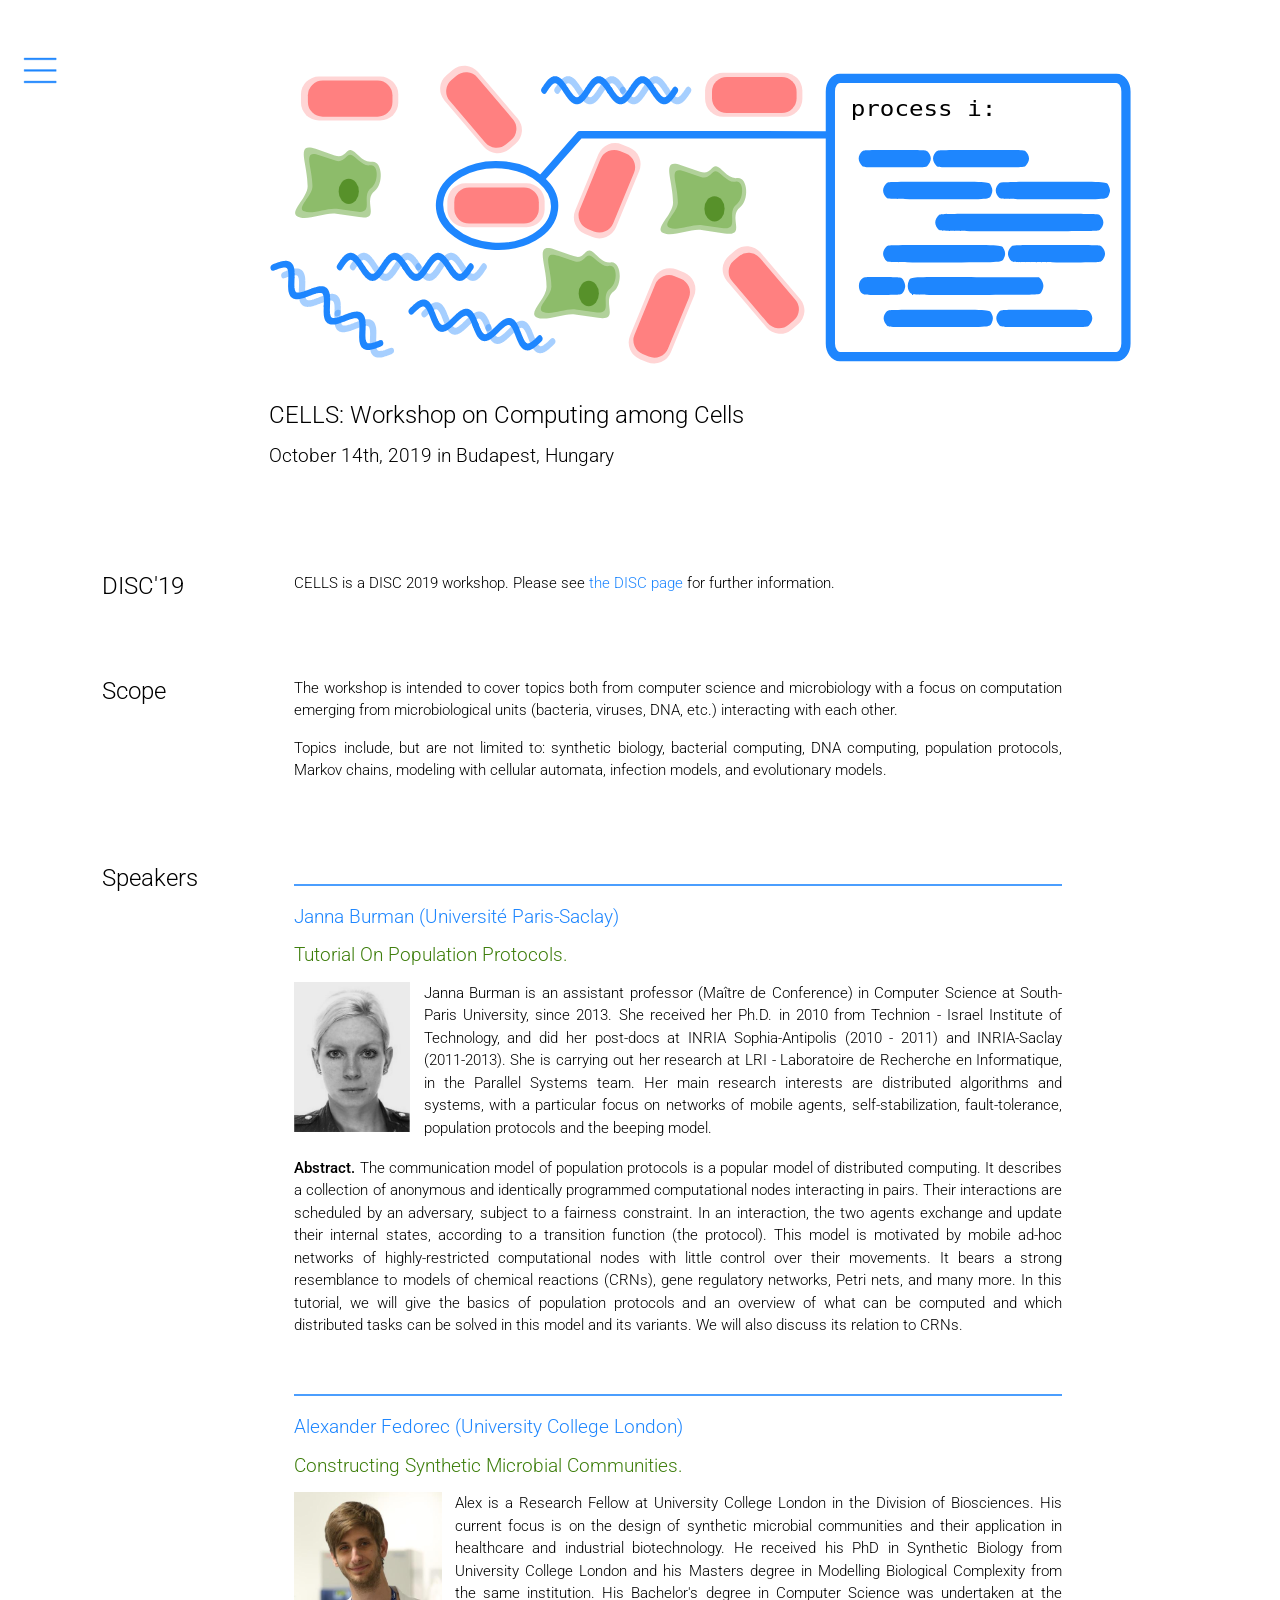
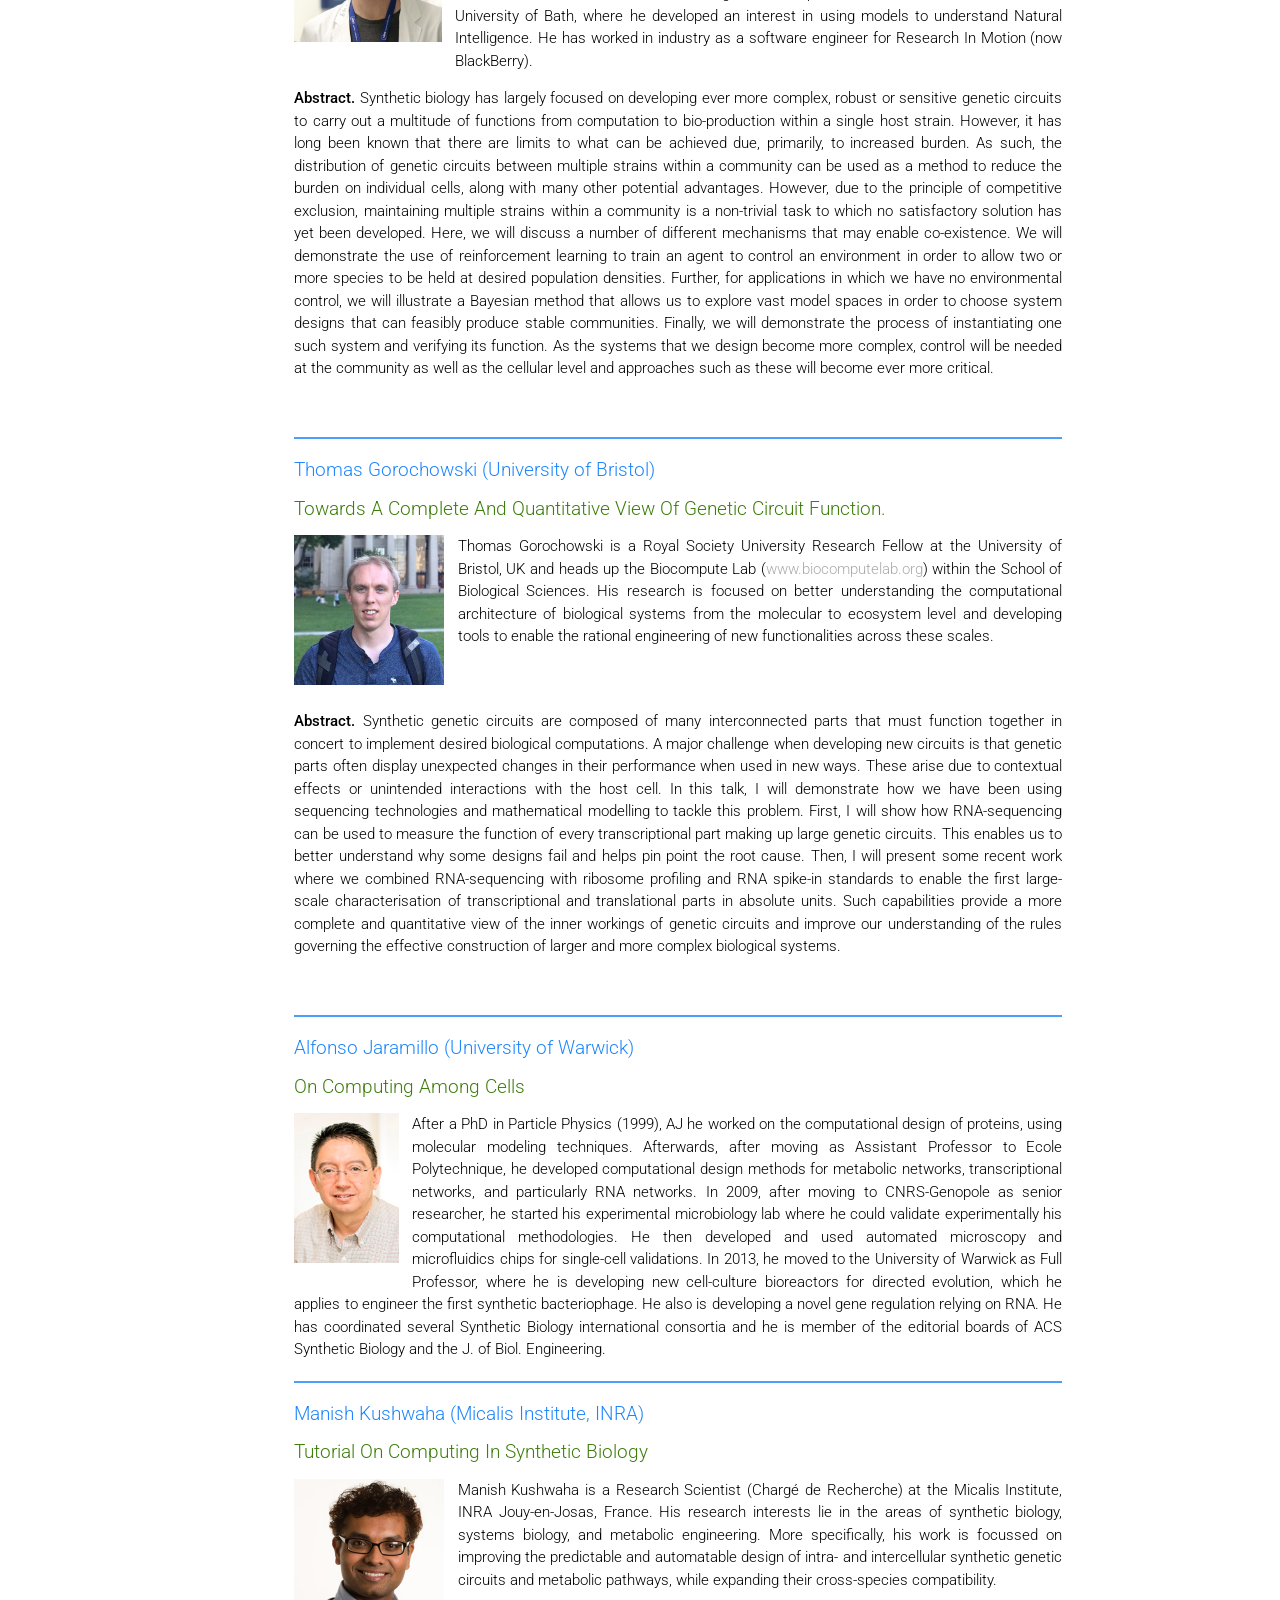
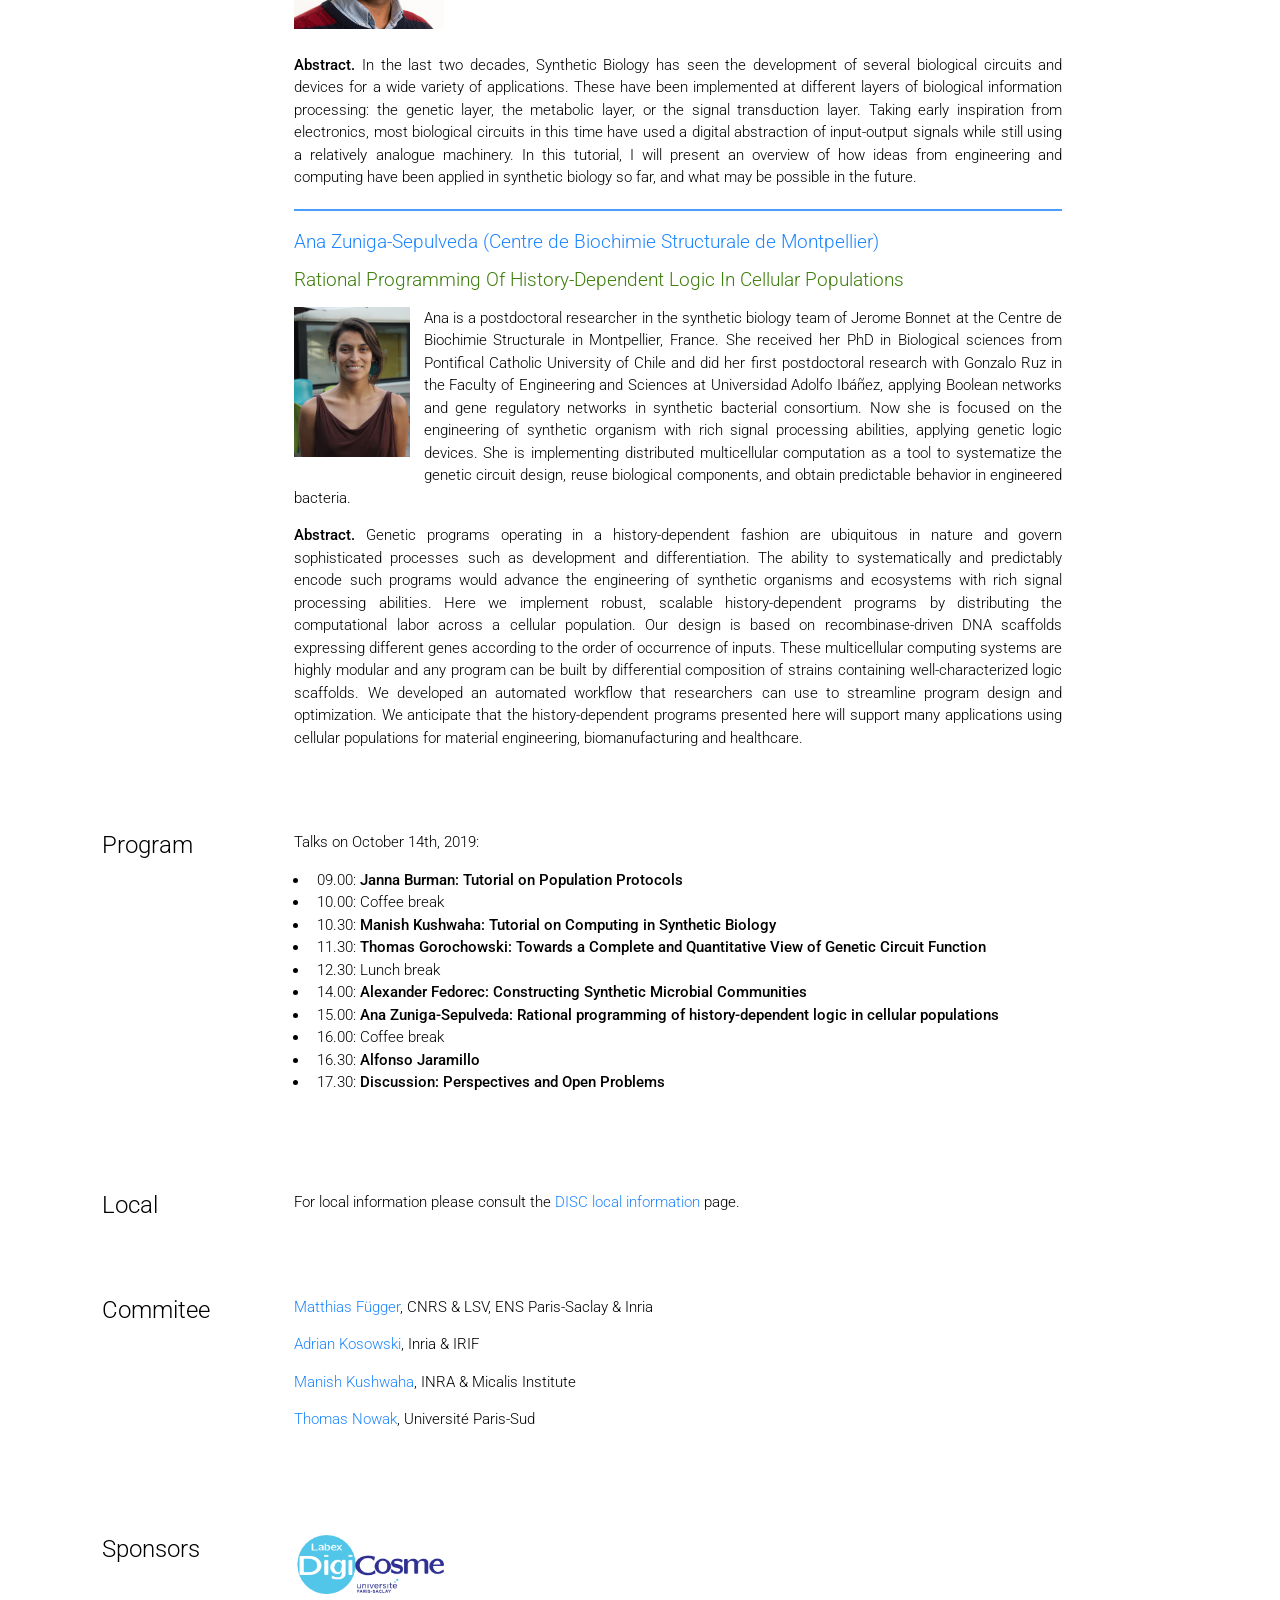
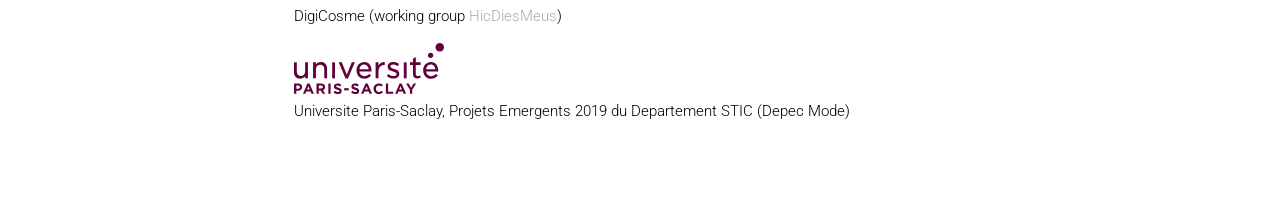
<file: archive/2019.html>
<!DOCTYPE HTML>
<html>
  <head>
    <title>CELLS Workshop</title>
    <meta charset="utf-8" />
    <meta name="viewport" content="width=device-width, initial-scale=1" />
    <link rel="stylesheet" href="https://www.w3schools.com/w3css/4/w3.css">
    <link rel="stylesheet" href="assets/css/main.css" />
    <link rel="stylesheet" href="https://use.fontawesome.com/releases/v5.0.9/css/all.css" integrity="sha384-5SOiIsAziJl6AWe0HWRKTXlfcSHKmYV4RBF18PPJ173Kzn7jzMyFuTtk8JA7QQG1" crossorigin="anonymous">
    <link href="https://fonts.googleapis.com/css?family=Roboto:300,300italic,400,400italic,500,500italic,600,600italic,700,700italic,900,900italic" rel="stylesheet">
    <style>
      .mySlides {
        display:none;
      }
    </style>
  </head>

  <body>
    <center>

      <!-- Header -->
      <header id="header">

      	<nav id="nav">
      	  <ul>
            <li><a href="https://parsys.lri.fr/CELLS/">CELLS main page</a></li>
            <li><a href="#page_disc">DISC'19</a></li>
      	    <li><a href="#page_scope">Scope</a></li>
      	    <li><a href="#page_program">Program</a></li>
            <li><a href="#page_local">Local</a></li>
      	    <li><a href="#page_commitee">Commitee</a></li>
            <li><a href="#page_sponsors">Sponsors</a></li>
      	  </ul>
      	</nav>

      </header>

      <!-- Toggle Menu -->
      <a href="#menu" class="navPanelToggle">
      	<img src="logos/menu.svg"/>
      </a>
	
      <!-- Main part --> 
      <section id="main">
        
        <!-- main page -->
        <section class="page contentheight" id="first_page">
        

          <div class="bannerdiv">
           <img src="images/cells.svg" class="bannerimage">
          <span class="caption">CELLS: Workshop on Computing among Cells</span>
          <span class="caption2">October 14th, 2019 in Budapest, Hungary<br><br></span>
          </div>

        </section>

        <section class="page contentheight" id="page_disc">

          <h1>DISC'19</h1>
          <div class="rightcol">
            <h1 class="alt">DISC'19</h1>
            <p>
            CELLS is a DISC 2019 workshop. Please see <a href="http://www.disc-conference.org/wp/disc2019/workshops/" class="alt">the DISC page</a> for further information.
            </p>
          </div>

        </section>

        <!-- page 2 -->
        <section class="page contentheight" id="page_scope">

          <h1>Scope</h1>
          <div class="rightcol">
          	<h1 class="alt">Scope</h1>
<p>
The workshop is intended to cover topics both from computer science and microbiology with a focus on computation emerging from microbiological units (bacteria, viruses, DNA, etc.) interacting with each other.
</p>
<p>
Topics include, but are not limited to: synthetic biology, bacterial computing, DNA computing, population protocols, Markov chains, modeling with cellular automata, infection models, and evolutionary models.
</p>
          </div>

        </section>


        <!-- page -->
        <section class="page contentheight" id="page_speakers">
          <h1>Speakers</h1>
          <div class="rightcol">
            <h1 class="alt">Speakers</h1>
      	    <!-- <p>Confirmed Speakers:</p> -->
              
              <hr>
              <p>
              <a href="https://www.lri.fr/membre.php?mb=1614" class="alt2">
              Janna Burman (Université Paris-Saclay)
              </a><br>
              <div class="title">Tutorial on Population Protocols.</div>
              </p>
              <p class="bio"><img src="images/jb.png" class="rightimg">
              Janna Burman is an assistant professor (Maître de Conference) in Computer Science at South-Paris University, since 2013. She received her Ph.D. in 2010 from Technion - Israel Institute of Technology, and did her post-docs at INRIA Sophia-Antipolis (2010 - 2011) and INRIA-Saclay (2011-2013). She is carrying out her research at LRI - Laboratoire de Recherche en Informatique, in the Parallel Systems team. Her main research interests are distributed algorithms and systems, with a particular focus on networks of mobile agents, self-stabilization, fault-tolerance, population protocols and the beeping model.  
              </p>
              <p>
              <b>Abstract.</b>
              The communication model of population protocols is a popular model of distributed computing. It describes a collection of anonymous and identically programmed computational nodes interacting in pairs. Their interactions are scheduled by an adversary, subject to a fairness constraint. In an interaction, the two agents exchange and update their internal states, according to a transition function (the protocol).
              This model is motivated by mobile ad-hoc networks of highly-restricted computational nodes with little control over their movements. It bears a strong resemblance to models of chemical reactions (CRNs), gene regulatory networks, Petri nets, and many more.
              In this tutorial, we will give the basics of population protocols and an overview of what can be computed and which distributed tasks can be solved in this model and its variants. We will also discuss its relation to CRNs.
              </p>
              <br>

              <hr>
              <p>
              <a href="https://www.ucl.ac.uk/~ucbpafe/" class="alt2">
              Alexander Fedorec (University College London)
              </a><br>
              <div class="title">Constructing Synthetic Microbial Communities.</div>
              </p>
              <p class="bio"><img src="images/af.png" class="rightimg">
              Alex is a Research Fellow at University College London in the Division of Biosciences. His current focus is on the design of synthetic microbial communities and their application in healthcare and industrial biotechnology. He received his PhD in Synthetic Biology from University College London and his Masters degree in Modelling Biological Complexity from the same institution. His Bachelor's degree in Computer Science was undertaken at the University of Bath, where he developed an interest in using models to understand Natural Intelligence. He has worked in industry as a software engineer for Research In Motion (now BlackBerry).
              </p>
              <p>
              <b>Abstract.</b> Synthetic biology has largely focused on developing ever more complex, robust or sensitive genetic circuits to carry out a multitude of functions from computation to bio-production within a single host strain. However, it has long been known that there are limits to what can be achieved due, primarily, to increased burden. As such, the distribution of genetic circuits between multiple strains within a community can be used as a method to reduce the burden on individual cells, along with many other potential advantages. However, due to the principle of competitive exclusion, maintaining multiple strains within a community is a non-trivial task to which no satisfactory solution has yet been developed. Here, we will discuss a number of different mechanisms that may enable co-existence. We will demonstrate the use of reinforcement learning to train an agent to control an environment in order to allow two or more species to be held at desired population densities. Further, for applications in which we have no environmental control, we will illustrate a Bayesian method that allows us to explore vast model spaces in order to choose system designs that can feasibly produce stable communities. Finally, we will demonstrate the process of instantiating one such system and verifying its function. As the systems that we design become more complex, control will be needed at the community as well as the cellular level and approaches such as these will become ever more critical.
              </p>
              <br>

              <hr>
              <p>
              <a href="http://www.bristol.ac.uk/brissynbio/people/thomas-e-gorochowski/overview.html" class="alt2">
              Thomas Gorochowski (University of Bristol)
              </a><br>
              <div class="title">Towards a Complete and Quantitative View of Genetic Circuit Function.</div>
              </p>
              <p class="bio"><img src="images/tg.jpg" class="rightimg">
              Thomas Gorochowski is a Royal Society University Research Fellow at the University of Bristol, UK and heads up the Biocompute Lab (<a href="http://www.biocomputelab.org">www.biocomputelab.org</a>) within the School of Biological Sciences. His research is focused on better understanding the computational architecture of biological systems from the molecular to ecosystem level and developing tools to enable the rational engineering of new functionalities across these scales.  
              </p>
              <p>
              <b>Abstract.</b> Synthetic genetic circuits are composed of many interconnected parts that must function together in concert to implement desired biological computations. A major challenge when developing new circuits is that genetic parts often display unexpected changes in their performance when used in new ways. These arise due to contextual effects or unintended interactions with the host cell. In this talk, I will demonstrate how we have been using sequencing technologies and mathematical modelling to tackle this problem. First, I will show how RNA-sequencing can be used to measure the function of every transcriptional part making up large genetic circuits. This enables us to better understand why some designs fail and helps pin point the root cause. Then, I will present some recent work where we combined RNA-sequencing with ribosome profiling and RNA spike-in standards to enable the first large-scale characterisation of transcriptional and translational parts in absolute units. Such capabilities provide a more complete and quantitative view of the inner workings of genetic circuits and improve our understanding of the rules governing the effective construction of larger and more complex biological systems.
              </p>
              <br>
              
              <hr>
              <p>
              <a href="https://warwick.ac.uk/fac/sci/lifesci/people/ajaramillo/" class="alt2">Alfonso Jaramillo (University of Warwick)
              </a><br>
              <div class="title">On Computing among Cells</div>
              </p>
              <p class="bio"><img src="images/aj.png" class="rightimg">
              After a PhD in Particle Physics (1999), AJ he worked on the computational design of proteins, using molecular modeling techniques. Afterwards, after moving as Assistant Professor to Ecole Polytechnique, he developed computational design methods for metabolic networks, transcriptional networks, and particularly RNA networks. In 2009, after moving to CNRS-Genopole as senior researcher, he started his experimental microbiology lab where he could validate experimentally his computational methodologies. He then developed and used automated microscopy and microfluidics chips for single-cell validations. In 2013, he moved to the University of Warwick as Full Professor, where he is developing new cell-culture bioreactors for directed evolution, which he applies to engineer the first synthetic bacteriophage. He also is developing a novel gene regulation relying on RNA. He has coordinated several Synthetic Biology international consortia and he is member of the editorial boards of ACS Synthetic Biology and the J. of Biol. Engineering.
              </p>

              <hr>
              <p>
              <a href="https://scholar.google.com/citations?user=JsXHBggAAAAJ&hl=en" class="alt2">Manish Kushwaha (Micalis Institute, INRA)
              </a><br>
              <div class="title">Tutorial on Computing in Synthetic Biology</div>
              </p>
              <p class="bio"><img src="images/mk.jpg" class="rightimg">
	      Manish Kushwaha is a Research Scientist (Chargé de Recherche) at the Micalis Institute, INRA Jouy-en-Josas, France. His research interests lie in the areas of synthetic biology, systems biology, and metabolic engineering. More specifically, his work is focussed on improving the predictable and automatable design of intra- and intercellular synthetic genetic circuits and metabolic pathways, while expanding their cross-species compatibility.
              </p>
              <p>
              <b>Abstract.</b> In the last two decades, Synthetic Biology has seen the development of several biological circuits and devices for a wide variety of applications. These have been implemented at different layers of biological information processing: the genetic layer, the metabolic layer, or the signal transduction layer. Taking early inspiration from electronics, most biological circuits in this time have used a digital abstraction of input-output signals while still using a relatively analogue machinery. In this tutorial, I will present an overview of how ideas from engineering and computing have been applied in synthetic biology so far, and what may be possible in the future.    

              </p>

              <hr>
              <p>
	      <a href="http://www.cbs.cnrs.fr/index.php/en/people-index?PERS=Ana%20Zuniga" class="alt2">Ana Zuniga-Sepulveda (Centre de Biochimie Structurale de Montpellier)
	      </a><br>
              <div class="title">Rational programming of history-dependent logic in cellular populations</div>
              </p>
              <p class="bio"><img src="images/az.jpg" class="rightimg">
              Ana is a postdoctoral researcher in the synthetic biology team of Jerome Bonnet at the Centre de Biochimie Structurale in Montpellier, France. She received her PhD in Biological sciences from Pontifical Catholic University of Chile and did her first postdoctoral research with Gonzalo Ruz in the Faculty of Engineering and Sciences at Universidad Adolfo Ibáñez, applying Boolean networks and gene regulatory networks in synthetic bacterial consortium. Now she is focused on the engineering of synthetic organism with rich signal processing abilities, applying genetic logic devices. She is implementing distributed multicellular computation as a tool to systematize the genetic circuit design, reuse biological components, and obtain predictable behavior in engineered bacteria. 
              </p>
              <p>
              <b>Abstract.</b> Genetic programs operating in a history-dependent fashion are ubiquitous in nature and govern sophisticated processes such as development and differentiation. The ability to systematically and predictably encode such programs would advance the engineering of synthetic organisms and ecosystems with rich signal processing abilities. Here we implement robust, scalable history-dependent programs by distributing the computational labor across a cellular population. Our design is based on recombinase-driven DNA scaffolds expressing different genes according to the order of occurrence of inputs. These multicellular computing systems are highly modular and any program can be built by differential composition of strains containing well-characterized logic scaffolds. We developed an automated workflow that researchers can use to streamline program design and optimization. We anticipate that the history-dependent programs presented here will support many applications using cellular populations for material engineering, biomanufacturing and healthcare.
              </p>

      	  </div>
	       </section>
	

        <!-- page -->
        <section class="page contentheight" id="page_program">

          <h1>Program</h1>
          <div class="rightcol">
            <h1 class="alt">Program</h1>
            <p>
            Talks on October 14th, 2019:
            </p>
            <ul>
<li>09.00: <b>Janna Burman: Tutorial on Population Protocols</b></li>
<li>10.00: Coffee break</li>
<li>10.30: <b>Manish Kushwaha: Tutorial on Computing in Synthetic Biology</b></li>
<li>11.30: <b>Thomas Gorochowski: Towards a Complete and Quantitative View of Genetic Circuit Function</b></li>
<li>12.30: Lunch break</li>
<li>14.00: <b>Alexander Fedorec: Constructing Synthetic Microbial Communities</b></li>
<li>15.00: <b>Ana Zuniga-Sepulveda: Rational programming of history-dependent logic in cellular populations</b></li>
<li>16.00: Coffee break</li>
<li>16.30: <b>Alfonso Jaramillo</b></li>
<li>17.30: <b>Discussion: Perspectives and Open Problems</b></li>
            </ul>
            </p>
          </div>

        </section>


        <section class="page contentheight" id="page_local">

          <h1>Local</h1>
          <div class="rightcol">
            <h1 class="alt">Local</h1>
            <p>
            For local information please consult the <a href="http://www.disc-conference.org/wp/disc2019/location-information/" class="alt">DISC local information</a> page.
            </p>
          </div>

        </section>

        <!-- page -->
        <section class="page contentheight" id="page_commitee">

          <h1>Commitee</h1>
          <div class="rightcol">
            <h1 class="alt">Commitee</h1>
            <p>
            <a href="http://www.lsv.fr/~mfuegger/" class="alt">Matthias F&uuml;gger</a>,
            CNRS & LSV, ENS Paris-Saclay & Inria
            </p>
            <p>
            <a href="https://www.irif.fr/~kosowski/" class="alt">Adrian Kosowski</a>,
            Inria & IRIF
            </p>
            <p>
            <a href="https://www.micalis.fr/micalis_eng/Poles-and-teams/Pole-Systems-and-Synthetic-Microbiology/Metabolic-Engineering-by-Retro-Synthesis-Jean-Loup-Faulon/Team-members/Manish-Kushwaha" class="alt">Manish Kushwaha</a>, INRA & Micalis Institute 
            </p>
            <p>
            <a href="https://www.lri.fr/~nowak/" class="alt">Thomas Nowak</a>,
            Universit&eacute; Paris-Sud<br><br>
            </p>
          </div>

        </section>

        <!-- page -->
        <section class="page contentheight" id="page_sponsors">

          <h1>Sponsors</h1>
          <div class="rightcol">
            <h1 class="alt">Sponsors</h1>
            
            <p>
            <a href="https://digicosme.lri.fr/tiki-index.php">
              <img src="logos/logo-DigiSaclaysmall.png" width="150"><br>
            </a> DigiCosme (working group <a href="https://parsys.lri.fr/HicDiesMeus/">HicDiesMeus</a>)
            </p>

            <p>
            <a href="https://www.universite-paris-saclay.fr/fr/recherche/departement/sciences-et-technologies-de-linformation-et-de-la-communication-stic">
              <img src="logos/ups.svg" width="150"><br>
            </a>Universite Paris-Saclay, Projets Emergents 2019 du Departement STIC (Depec Mode)
            </p>
            <br>
            <br>
            <br>

          </div>

        </section>


      </section>


    </center>
      
    <!-- Scripts -->
    <script src="assets/js/jquery.min.js"></script>
    <script src="assets/js/skel.js"></script>
    <script src="assets/js/skel-layout.js"></script>
    <script src="assets/js/util.js"></script>
    <script src="assets/js/main.js"></script>
	

    </script>
    
  </body>
</html>
</file>
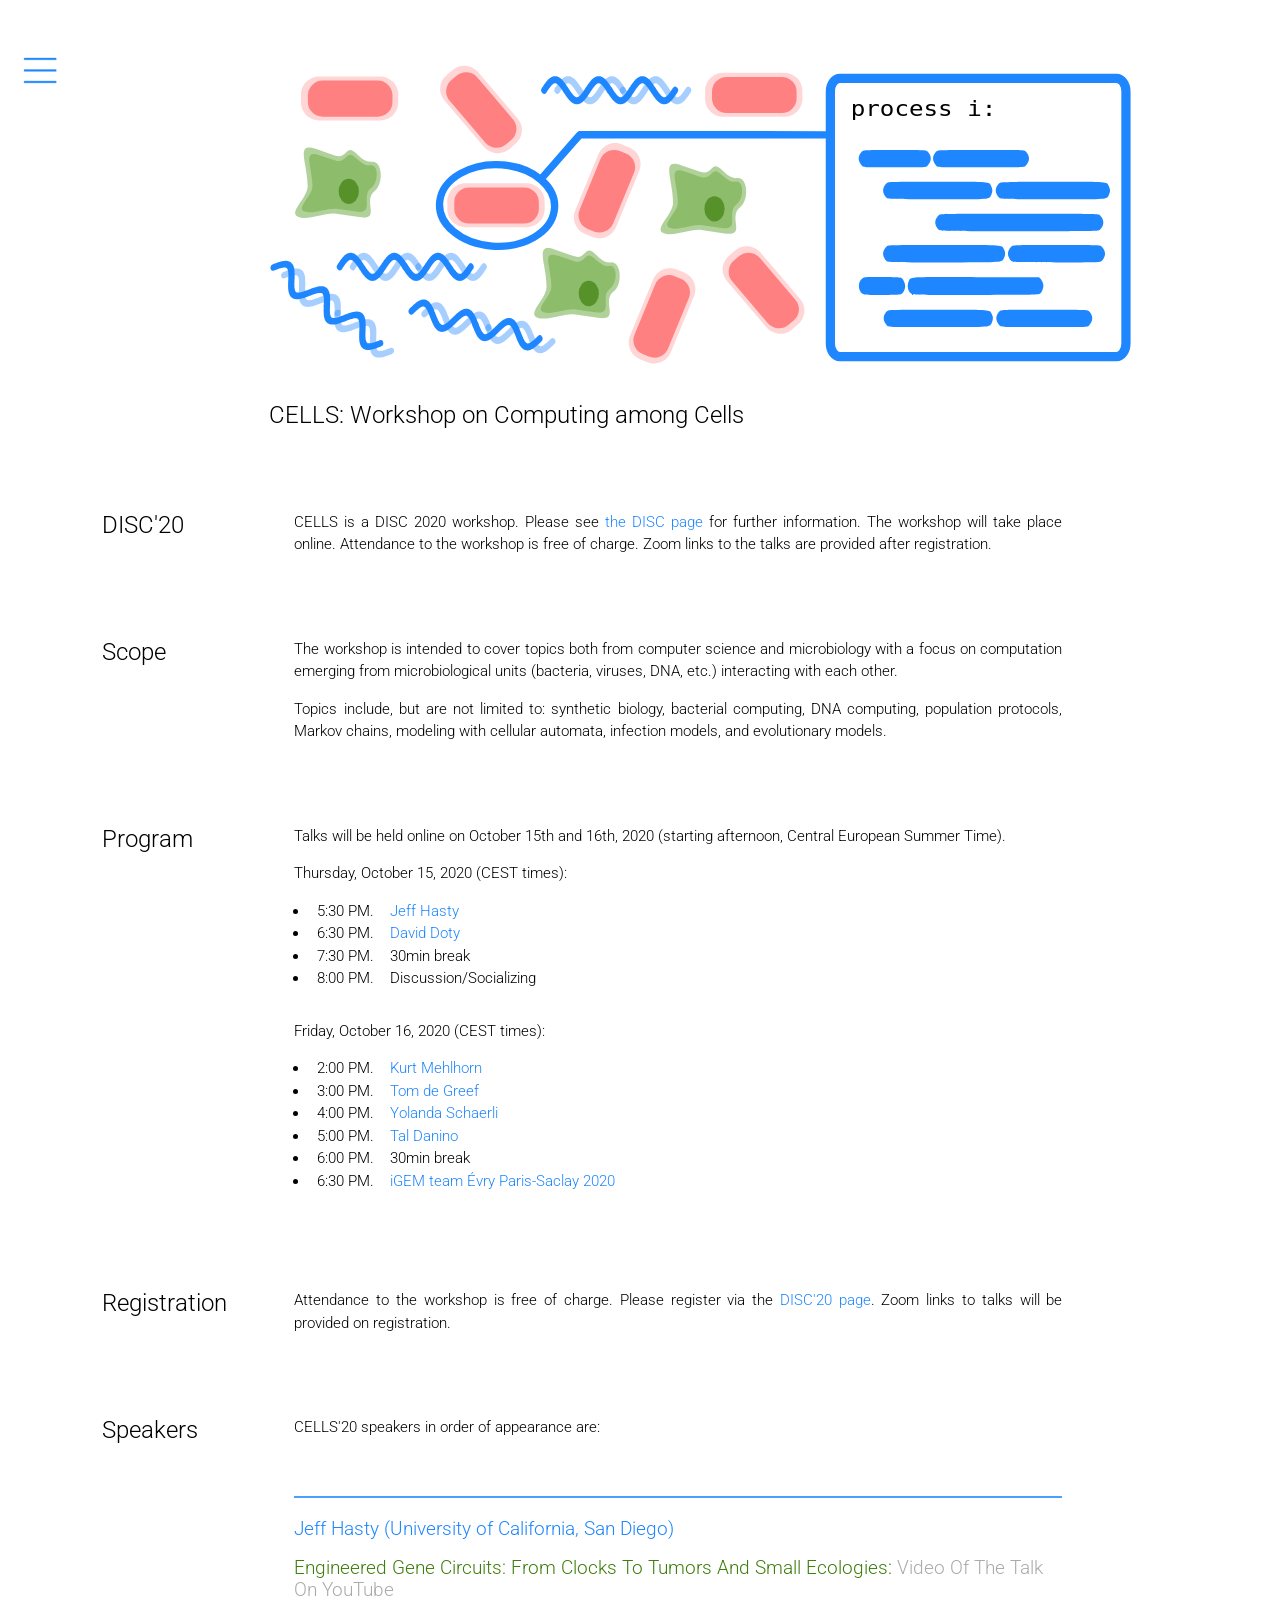
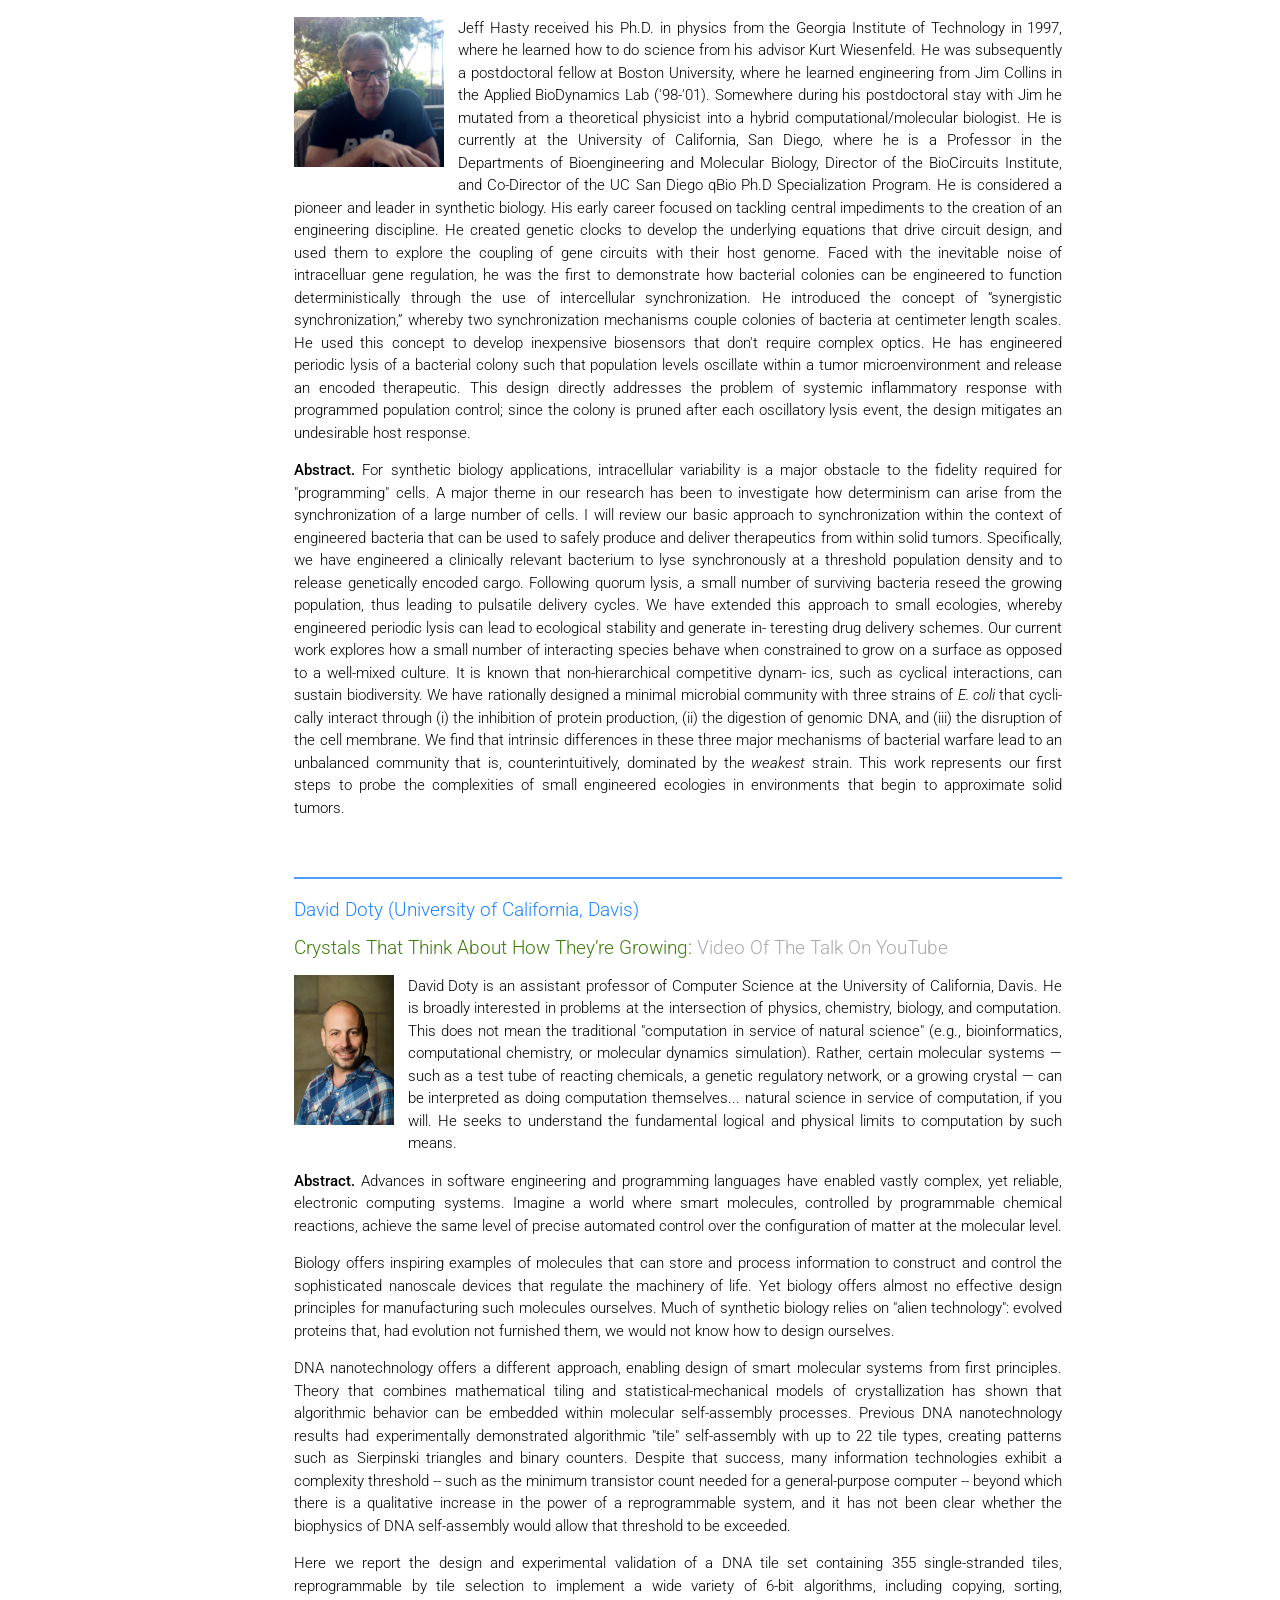
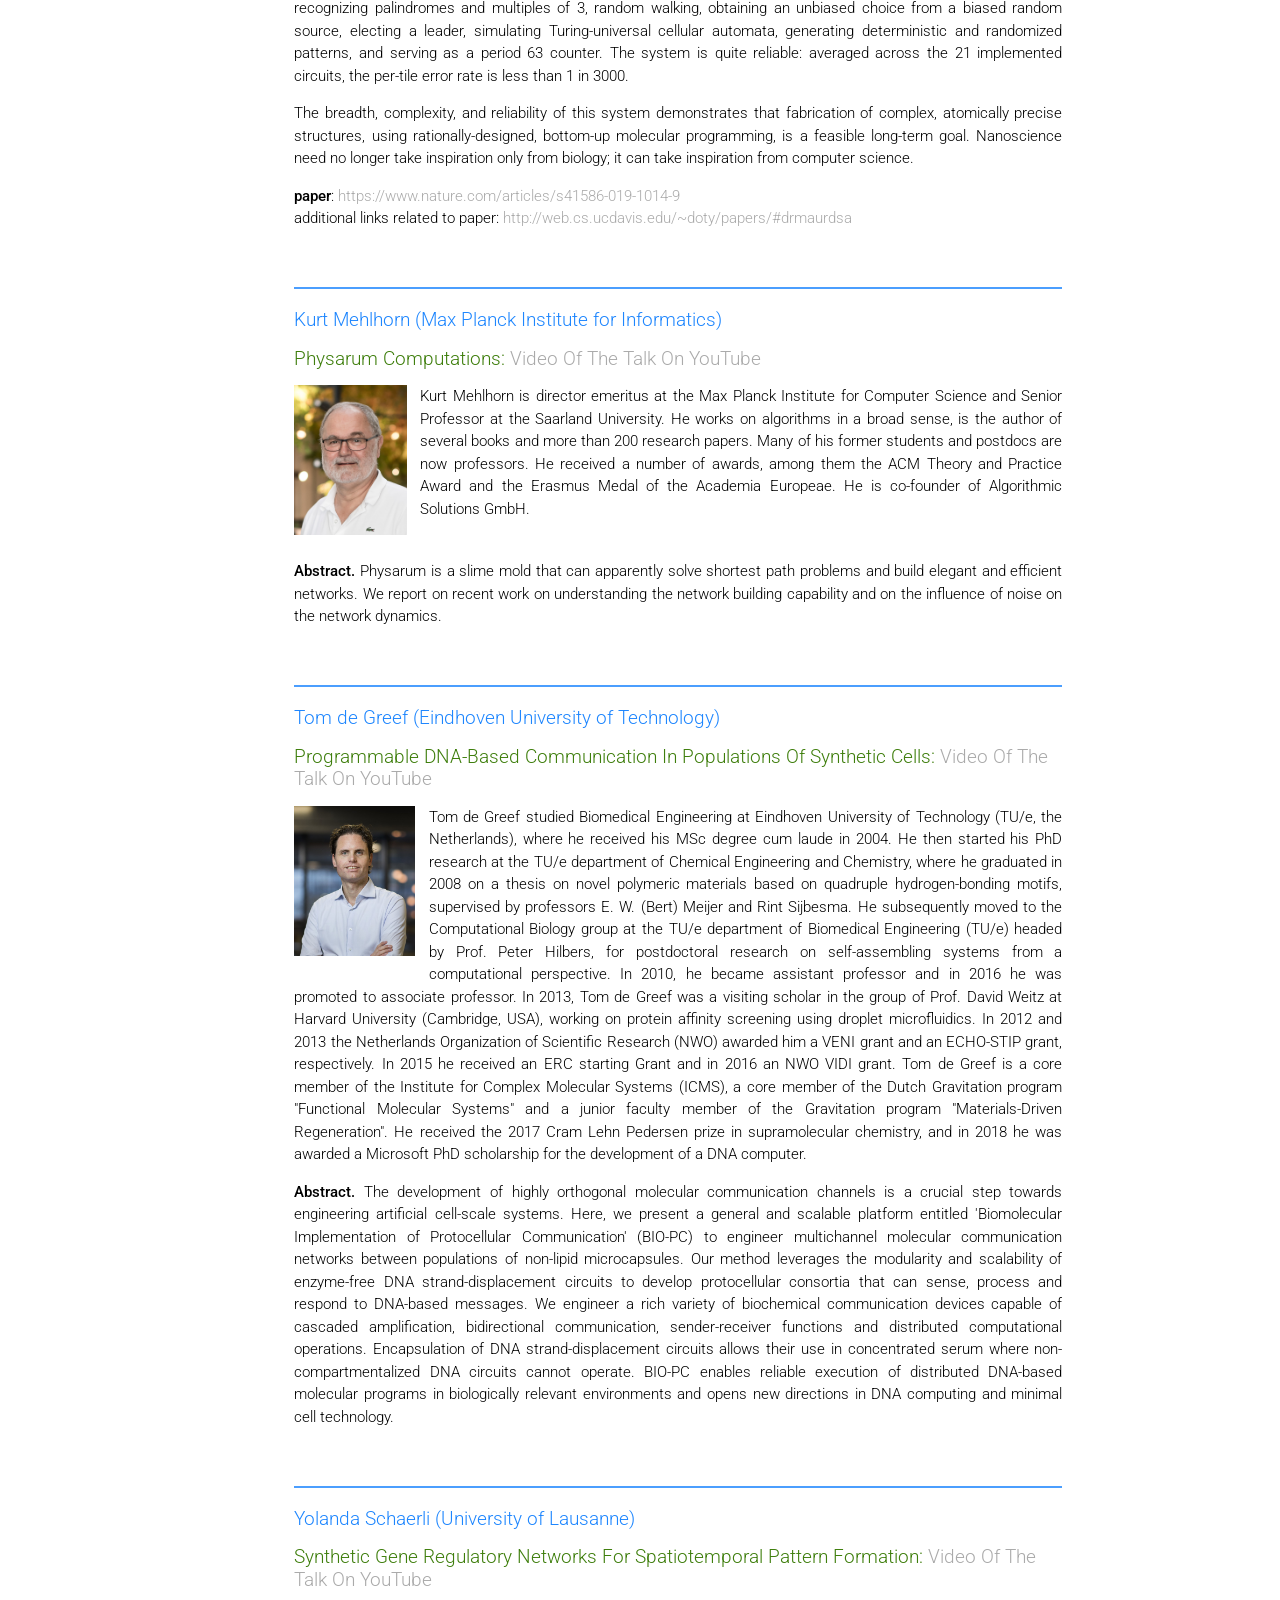
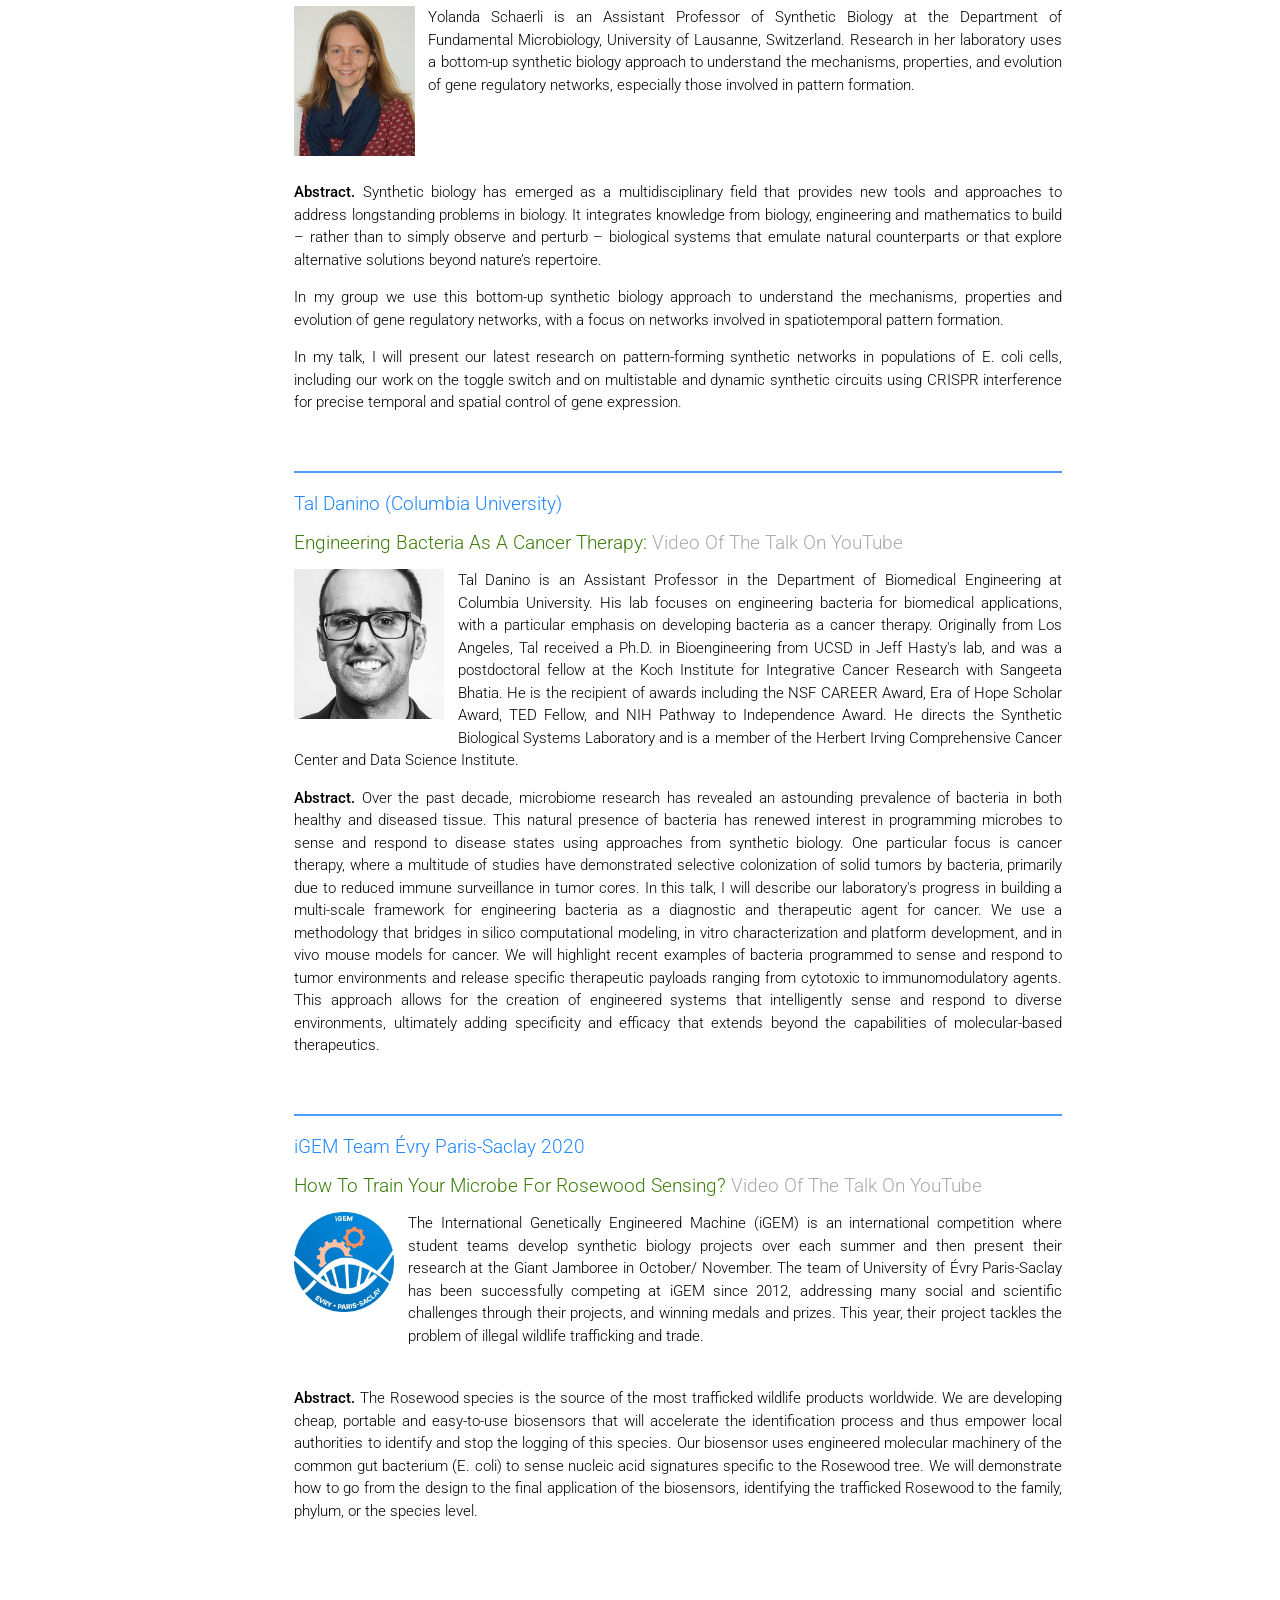
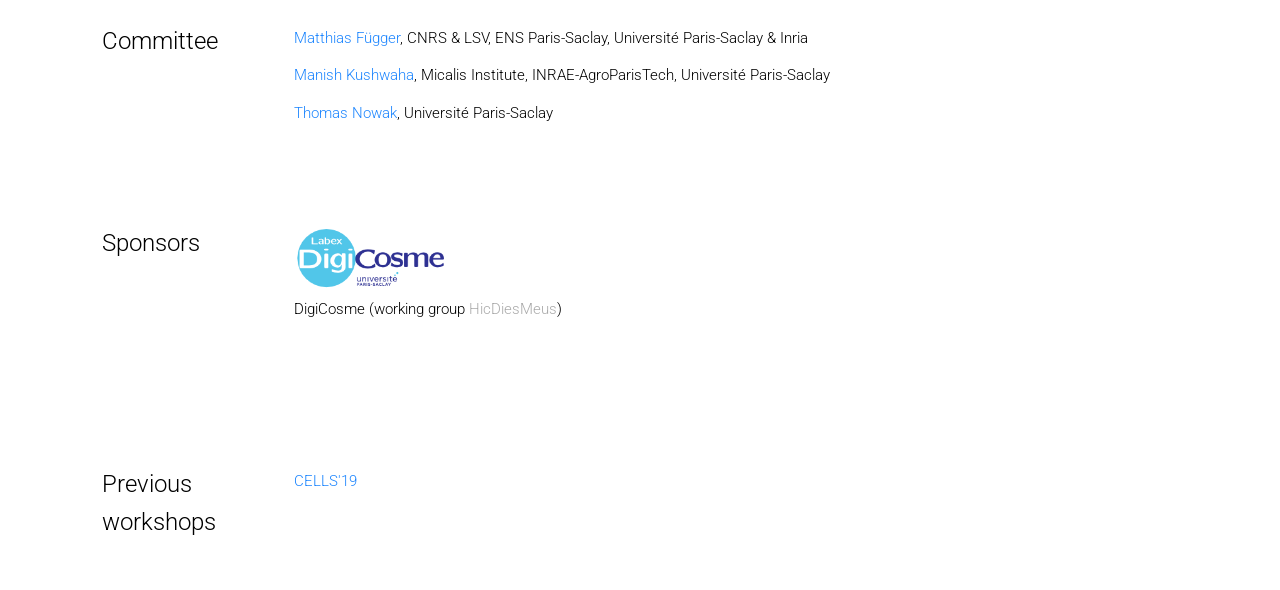
<file: archive/2020.html>
<!DOCTYPE HTML>
<html>
  <head>
    <title>CELLS Workshop</title>
    <meta charset="utf-8" />
    <meta name="viewport" content="width=device-width, initial-scale=1" />
    <link rel="stylesheet" href="https://www.w3schools.com/w3css/4/w3.css">
    <link rel="stylesheet" href="assets/css/main.css?v=4" />
    <link rel="stylesheet" href="https://use.fontawesome.com/releases/v5.0.9/css/all.css" integrity="sha384-5SOiIsAziJl6AWe0HWRKTXlfcSHKmYV4RBF18PPJ173Kzn7jzMyFuTtk8JA7QQG1" crossorigin="anonymous">
    <link href="https://fonts.googleapis.com/css?family=Roboto:300,300italic,400,400italic,500,500italic,600,600italic,700,700italic,900,900italic" rel="stylesheet">
    <style>
      .mySlides {
        display:none;
      }
    </style>
  </head>

  <body>
    <center>

      <!-- Header -->
      <header id="header">

      	<nav id="nav">
      	  <ul>
            <li><a href="#page_disc">DISC'20</a></li>
      	    <li><a href="#page_scope">Scope</a></li>
      	    <li><a href="#page_program">Program</a></li>
            <li><a href="#page_local">Local</a></li>
            <li><a href="#page_speakers">Speakers</a></li>
      	    <li><a href="#page_commitee">Committee</a></li>
            <li><a href="#page_sponsors">Sponsors</a></li>
            <li><a href="#page_previous">Previous workshops</a></li>
            <li><a href="https://parsys.lri.fr/CELLS/2019.html">CELLS'19</a></li>
      	  </ul>
      	</nav>

      </header>

      <!-- Toggle Menu -->
      <a href="#menu" class="navPanelToggle">
      	<img src="logos/menu.svg"/>
      </a>
	
      <!-- Main part --> 
      <section id="main">
        
        <!-- main page -->
        <section class="page contentheight" id="first_page">
        

          <div class="bannerdiv">
           <img src="images/cells.svg" class="bannerimage">
          <span class="caption">CELLS: Workshop on Computing among Cells</span>
          <!--span class="caption2">October 15th and 16th, 2020 (online)<br><br></span>
          <a href="https://forms.gle/6WQeowDx46yH37Hi7" class="alt-reg">Register here</a><br><br><br>
          <a href="CELLS.ics" class="alt-button">Add events to calendar</a-->
          </div>

        </section>

        <section class="page contentheight" id="page_disc">

          <h1>DISC'20</h1>
          <div class="rightcol">
            <h1 class="alt">DISC'20</h1>
            <p>
            CELLS is a DISC 2020 workshop. Please see <a href="http://www.disc-conference.org/wp/disc2020/workshops/" class="alt">the DISC page</a> for further information.
            The workshop will take place online.
            Attendance to the workshop is free of charge.
            Zoom links to the talks are provided after registration.
            </p>
            <!--b>Free registration:</b>
            <p><a href="https://forms.gle/6WQeowDx46yH37Hi7" class="alt">Registration</a> is now open via the DISC 2020 page.
            </p-->
          </div>

        </section>

        <!-- page 2 -->
        <section class="page contentheight" id="page_scope">

          <h1>Scope</h1>
          <div class="rightcol">
          	<h1 class="alt">Scope</h1>
            <p>
            The workshop is intended to cover topics both from computer science and microbiology with a focus on computation emerging from microbiological units (bacteria, viruses, DNA, etc.) interacting with each other.
            </p>
            <p>
            Topics include, but are not limited to: synthetic biology, bacterial computing, DNA computing, population protocols, Markov chains, modeling with cellular automata, infection models, and evolutionary models.
            </p>
          </div>

        </section>


                <!-- page -->
        <section class="page contentheight" id="page_program">

          <h1>Program</h1>
          <div class="rightcol">
            <h1 class="alt">Program</h1>
            <p>
            Talks will be held online on October 15th and 16th, 2020 (starting afternoon, Central European Summer Time).
            </p>

            <p>
            Thursday, October 15, 2020 (CEST times):
            </p>
            <ul>
            <li>5:30 PM. &nbsp;&nbsp;&nbsp;<a href="#speaker-jeff_hasty" class="alt">Jeff Hasty</a></li>
            <li>6:30 PM. &nbsp;&nbsp;&nbsp;<a href="#speaker-david_doty" class="alt">David Doty</a></li>
            <li>7:30 PM. &nbsp;&nbsp;&nbsp;30min break</li>
            <li>8:00 PM. &nbsp;&nbsp;&nbsp;Discussion/Socializing</li>
            </ul>
            </p>

            <p>
            Friday, October 16, 2020 (CEST times):
            </p>
            <ul>
            <li>2:00 PM. &nbsp;&nbsp;&nbsp;<a href="#speaker-kurt_mehlhorn" class="alt">Kurt Mehlhorn</a></li>
            <li>3:00 PM. &nbsp;&nbsp;&nbsp;<a href="#speaker-tom_de_greef" class="alt">Tom de Greef</a></li>
            <li>4:00 PM. &nbsp;&nbsp;&nbsp;<a href="#speaker-yolanda_schaerli" class="alt">Yolanda Schaerli</a></li>
            <li>5:00 PM. &nbsp;&nbsp;&nbsp;<a href="#speaker-tal_danino" class="alt">Tal Danino</a></li>
            <li>6:00 PM. &nbsp;&nbsp;&nbsp;30min break</li>
            <li>6:30 PM. &nbsp;&nbsp;&nbsp;<a href="#speaker-igem_2020" class="alt">iGEM team &Eacute;vry Paris-Saclay 2020</a></li>
            </ul>
          </div>

        </section>


        <section class="page contentheight" id="page_local">

          <h1>Registration</h1>
          <div class="rightcol">
            <h1 class="alt">Local</h1>
            <p>
            Attendance to the workshop is free of charge.
            Please register via the <a href="http://www.disc-conference.org/wp/disc2020/registration/" class="alt">DISC'20 page</a>.
            Zoom links to talks will be provided on registration.
            </p>
          </div>

        </section>


        <!-- page -->
        <section class="page contentheight" id="page_speakers">
          <h1>Speakers</h1>
          <div class="rightcol">
            <h1 class="alt">Speakers</h1>
              <p>
              CELLS'20 speakers in order of appearance are:
              </p>
              <br>
      	    <!-- <p>Confirmed Speakers:</p> -->

              <hr id="speaker-jeff_hasty">
              <p>
              <a href="https://biodynamics.ucsd.edu/index.php/jeff/" class="alt2">
              Jeff Hasty (University of California, San Diego)
              </a><br>
	      <div class="title">Engineered Gene Circuits: From Clocks to Tumors and Small Ecologies: <a href="https://youtu.be/UeFMr3y-jQo">Video of the Talk on YouTube</a></div>
              </p>
              <p class="bio"><img src="images/jh.jpg" class="rightimg">
              Jeff Hasty received his Ph.D. in physics from the Georgia Institute of Technology in 1997, where he learned how to do science from his advisor Kurt Wiesenfeld. He was subsequently a postdoctoral fellow at Boston University, where he learned engineering from Jim Collins in the Applied BioDynamics Lab ('98-'01). Somewhere during his postdoctoral stay with Jim he mutated from a theoretical physicist into a hybrid computational/molecular biologist. He is currently at the University of California, San Diego, where he is a Professor in the Departments of Bioengineering and Molecular Biology, Director of the BioCircuits Institute, and Co-Director of the UC San Diego qBio Ph.D Specialization Program. He is considered a pioneer and leader in synthetic biology. His early career focused on tackling central impediments to the creation of an engineering discipline. He created genetic clocks to develop the underlying equations that drive circuit design, and used them to explore the coupling of gene circuits with their host genome. Faced with the inevitable noise of intracelluar gene regulation, he was the first to demonstrate how bacterial colonies can be engineered to function deterministically through the use of intercellular synchronization. He introduced the concept of “synergistic synchronization,” whereby two synchronization mechanisms couple colonies of bacteria at centimeter length scales. He used this concept to develop inexpensive biosensors that don't require complex optics. He has engineered periodic lysis of a bacterial colony such that population levels oscillate within a tumor microenvironment and release an encoded therapeutic. This design directly addresses the problem of systemic inflammatory response with programmed population control; since the colony is pruned after each oscillatory lysis event, the design mitigates an undesirable host response.
              </p>
              <p>
              <b>Abstract.</b>
	      For synthetic biology applications, intracellular variability is a major obstacle to the fidelity required for "programming" cells. A major theme in our research has been to investigate how determinism can arise from the synchronization of a large number of cells. I will review our basic approach to synchronization within the context of engineered bacteria that can be used to safely produce and deliver therapeutics from within solid tumors. Specifically, we have engineered a clinically relevant bacterium to lyse synchronously at a threshold population density and to release genetically encoded cargo. Following quorum lysis, a small number of surviving bacteria reseed the growing population, thus leading to pulsatile delivery cycles. We have extended this approach to small ecologies, whereby engineered periodic lysis can lead to ecological stability and generate in- teresting drug delivery schemes. Our current work explores how a small number of interacting species behave when constrained to grow on a surface as opposed to a well-mixed culture. It is known that non-hierarchical competitive dynam- ics, such as cyclical interactions, can sustain biodiversity. We have rationally designed a minimal microbial community with three strains of <i>E. coli</i> that cycli- cally interact through (i) the inhibition of protein production, (ii) the digestion of genomic DNA, and (iii) the disruption of the cell membrane. We find that intrinsic differences in these three major mechanisms of bacterial warfare lead to an unbalanced community that is, counterintuitively, dominated by the <i>weakest</i> strain. This work represents our first steps to probe the complexities of small engineered ecologies in environments that begin to approximate solid tumors.
	      </p>
              <br>


                            <hr id="speaker-david_doty">
              <p>
              <a href="https://web.cs.ucdavis.edu/~doty/" class="alt2">
              David Doty (University of California, Davis)
              </a><br>
              <div class="title">Crystals that think about how they’re growing: <a href="https://youtu.be/fUrwuQ9KLE0">Video of the Talk on YouTube</a></div>
              </p>
              <p class="bio"><img src="images/dd.jpg" class="rightimg">
               David Doty is an assistant professor of Computer Science at the University of California, Davis. He is broadly interested in problems at the intersection of physics, chemistry, biology, and computation. This does not mean the traditional "computation in service of natural science" (e.g., bioinformatics, computational chemistry, or molecular dynamics simulation). Rather, certain molecular systems — such as a test tube of reacting chemicals, a genetic regulatory network, or a growing crystal — can be interpreted as doing computation themselves... natural science in service of computation, if you will. He seeks to understand the fundamental logical and physical limits to computation by such means.
              </p>
              <p>
              <b>Abstract.</b>
               Advances in software engineering and programming languages have enabled vastly complex, yet reliable, electronic computing systems. Imagine a world where smart molecules, controlled by programmable chemical reactions, achieve the same level of precise automated control over the configuration of matter at the molecular level.
               </p>

        <p>
Biology offers inspiring examples of molecules that can store and process information to construct and control the sophisticated nanoscale devices that regulate the machinery of life. Yet biology offers almost no effective design principles for manufacturing such molecules ourselves. Much of synthetic biology relies on "alien technology": evolved proteins that, had evolution not furnished them, we would not know how to design ourselves.
        </p>

        <p>
DNA nanotechnology offers a different approach, enabling design of smart molecular systems from first principles. Theory that combines mathematical tiling and statistical-mechanical models of crystallization has shown that algorithmic behavior can be embedded within molecular self-assembly processes. Previous DNA nanotechnology results had experimentally demonstrated algorithmic "tile" self-assembly with up to 22 tile types, creating patterns such as Sierpinski triangles and binary counters. Despite that success, many information technologies exhibit a complexity threshold -- such as the minimum transistor count needed for a general-purpose computer -- beyond which there is a qualitative increase in the power of a reprogrammable system, and it has not been clear whether the biophysics of DNA self-assembly would allow that threshold to be exceeded.
        </p>

        <p>
Here we report the design and experimental validation of a DNA tile set containing 355 single-stranded tiles, reprogrammable by tile selection to implement a wide variety of 6-bit algorithms, including copying, sorting, recognizing palindromes and multiples of 3, random walking, obtaining an unbiased choice from a biased random source, electing a leader, simulating Turing-universal cellular automata, generating deterministic and randomized patterns, and serving as a period 63 counter. The system is quite reliable: averaged across the 21 implemented circuits, the per-tile error rate is less than 1 in 3000.
        </p>

        <p>
The breadth, complexity, and reliability of this system demonstrates that fabrication of complex, atomically precise structures, using rationally-designed, bottom-up molecular programming, is a feasible long-term goal. Nanoscience need no longer take inspiration only from biology; it can take inspiration from computer science.
        </p>

        <p>
        <b>paper</b>: <a href="https://www.nature.com/articles/s41586-019-1014-9">https://www.nature.com/articles/s41586-019-1014-9</a>
        <br />
        additional links related to paper: <a href="http://web.cs.ucdavis.edu/~doty/papers/#drmaurdsa">http://web.cs.ucdavis.edu/~doty/papers/#drmaurdsa</a>
        </p>
              </p>
              <br>


              <hr id="speaker-kurt_mehlhorn">
              <p>
              <a href="https://people.mpi-inf.mpg.de/~mehlhorn/" class="alt2">
              Kurt Mehlhorn (Max Planck Institute for Informatics)
              </a><br>
              <div class="title">Physarum Computations: <a href="https://youtu.be/qMNrBZSRuw0">Video of the Talk on YouTube</a></div>
              </p>
              <p class="bio"><img src="images/km.jpg" class="rightimg">
              Kurt Mehlhorn is director emeritus at the Max Planck Institute for Computer Science and Senior Professor at the Saarland University. He works on algorithms in a broad sense, is the author of several books and more than 200 research papers. Many of his former students and postdocs are now professors. He received a number of awards, among them the ACM Theory and Practice Award and the Erasmus Medal of the Academia Europeae. He is co-founder of Algorithmic Solutions GmbH. 
              </p>
              <p>
              <b>Abstract.</b>
              Physarum is a slime mold that can apparently solve shortest path problems and build elegant and efficient networks. We report on recent work on understanding the network building capability and on the influence of noise on the network dynamics.
              </p>
              <br>


              <hr id="speaker-tom_de_greef">
              <p>
              <a href="https://www.tue.nl/en/research/researchers/tom-de-greef/" class="alt2">
              Tom de Greef (Eindhoven University of Technology)
              </a><br>
              <div class="title">Programmable DNA-based Communication in Populations of Synthetic Cells: <a href="https://youtu.be/kNDxrFMakTQ">Video of the Talk on YouTube</a></div>
        </p>
              <p class="bio"><img src="images/tdg.jpg" class="rightimg">
        Tom de Greef studied Biomedical Engineering at Eindhoven University of Technology (TU/e, the Netherlands), where he received his MSc degree cum laude in 2004. He then started his PhD research at the TU/e department of Chemical Engineering and Chemistry, where he graduated in 2008 on a thesis on novel polymeric materials based on quadruple hydrogen-bonding motifs, supervised by professors E. W. (Bert) Meijer and Rint Sijbesma. He subsequently moved to the Computational Biology group at the TU/e department of Biomedical Engineering (TU/e) headed by Prof. Peter Hilbers, for postdoctoral research on self-assembling systems from a computational perspective. In 2010, he became assistant professor and in 2016 he was promoted to associate professor. In 2013, Tom de Greef was a visiting scholar in the group of Prof. David Weitz at Harvard University (Cambridge, USA), working on protein affinity screening using droplet microfluidics. In 2012 and 2013 the Netherlands Organization of Scientific Research (NWO) awarded him a VENI grant and an ECHO-STIP grant, respectively. In 2015 he received an ERC starting Grant and in 2016 an NWO VIDI grant. Tom de Greef is a core member of the Institute for Complex Molecular Systems (ICMS), a core member of the Dutch Gravitation program "Functional Molecular Systems" and a junior faculty member of the Gravitation program "Materials-Driven Regeneration". He received the 2017 Cram Lehn Pedersen prize in supramolecular chemistry, and in 2018 he was awarded a Microsoft PhD scholarship for the development of a DNA computer.
              </p>
              <p>
              <b>Abstract.</b>
        The development of highly orthogonal molecular communication channels is a crucial step towards engineering artificial cell-scale systems. Here, we present a general and scalable platform entitled 'Biomolecular Implementation of Protocellular Communication' (BIO-PC) to engineer multichannel molecular communication networks between populations of non-lipid microcapsules. Our method leverages the modularity and scalability of enzyme-free DNA strand-displacement circuits to develop protocellular consortia that can sense, process and respond to DNA-based messages. We engineer a rich variety of biochemical communication devices capable of cascaded amplification, bidirectional communication, sender-receiver functions and distributed computational operations. Encapsulation of DNA strand-displacement circuits allows their use in concentrated serum where non-compartmentalized DNA circuits cannot operate. BIO-PC enables reliable execution of distributed DNA-based molecular programs in biologically relevant environments and opens new directions in DNA computing and minimal cell technology.
              </p>
              <br>


              <hr id="speaker-yolanda_schaerli">
              <p>
              <a href="https://www.yschaerli.com/" class="alt2">
              Yolanda Schaerli (University of Lausanne)
              </a><br>
              <div class="title">Synthetic gene regulatory networks for spatiotemporal pattern formation: <a href="https://youtu.be/A8sv6ybbcNY">Video of the Talk on YouTube</a></div>
              </p>
              <p class="bio"><img src="images/ys.jpg" class="rightimg">
             Yolanda Schaerli is an Assistant Professor of Synthetic Biology at the Department of Fundamental Microbiology, University of Lausanne, Switzerland. Research in her laboratory uses a bottom-up synthetic biology approach to understand the mechanisms, properties, and evolution of gene regulatory networks, especially those involved in pattern formation.
              </p>
              <p>
              <b>Abstract.</b>
             Synthetic biology has emerged as a multidisciplinary field that provides new tools and approaches to address longstanding problems in biology. It integrates knowledge from biology, engineering and mathematics to build – rather than to simply observe and perturb – biological systems that emulate natural counterparts or that explore alternative solutions beyond nature’s repertoire.
             </p>
        
              <p>
              In my group we use this bottom-up synthetic biology approach to understand the mechanisms, properties and evolution of gene regulatory networks, with a focus on networks involved in spatiotemporal pattern formation.
              </p>

              <p>
              In my talk, I will present our latest research on pattern-forming synthetic networks in populations of E. coli cells, including our work on the toggle switch and on multistable and dynamic synthetic circuits using CRISPR interference for precise temporal and spatial control of gene expression.
              </p>
              <br>
              

              <hr id="speaker-tal_danino">
              <p>
              <a href="http://daninolab.nyc" class="alt2">
              Tal Danino (Columbia University)
              </a><br>
              <div class="title">Engineering bacteria as a cancer therapy: <a href="https://youtu.be/lKH5f0CyM4U">Video of the Talk on YouTube</a></div>
              </p>
              <p class="bio"><img src="images/td.jpg" class="rightimg">
              Tal Danino is an Assistant Professor in the Department of Biomedical Engineering at Columbia University. His lab focuses on engineering bacteria for biomedical applications, with a particular emphasis on developing bacteria as a cancer therapy. Originally from Los Angeles, Tal received a Ph.D. in Bioengineering from UCSD in Jeff Hasty's lab, and was a postdoctoral fellow at the Koch Institute for Integrative Cancer Research with Sangeeta Bhatia. He is the recipient of awards including the NSF CAREER Award, Era of Hope Scholar Award, TED Fellow, and NIH Pathway to Independence Award. He directs the Synthetic Biological Systems Laboratory and is a member of the Herbert Irving Comprehensive Cancer Center and Data Science Institute.
              </p>
              <p>
              <b>Abstract.</b>
              Over the past decade, microbiome research has revealed an astounding prevalence of bacteria in both healthy and diseased tissue. This natural presence of bacteria has renewed interest in programming microbes to sense and respond to disease states using approaches from synthetic biology. One particular focus is cancer therapy, where a multitude of studies have demonstrated selective colonization of solid tumors by bacteria, primarily due to reduced immune surveillance in tumor cores. In this talk, I will describe our laboratory's progress in building a multi-scale framework for engineering bacteria as a diagnostic and therapeutic agent for cancer. We use a methodology that bridges in silico computational modeling, in vitro characterization and platform development, and in vivo mouse models for cancer. We will highlight recent examples of bacteria programmed to sense and respond to tumor environments and release specific therapeutic payloads ranging from cytotoxic to immunomodulatory agents. This approach allows for the creation of engineered systems that intelligently sense and respond to diverse environments, ultimately adding specificity and efficacy that extends beyond the capabilities of molecular-based therapeutics. 
              </p>
              <br>


              <hr id="speaker-igem_2020">
              <p>
              <a href="https://2020.igem.org/Team:Evry_Paris-Saclay" class="alt2">
              iGEM Team &Eacute;vry Paris-Saclay 2020
              </a><br>
              <div class="title">How to train your microbe for Rosewood sensing? <a href="https://youtu.be/8XNMIUEZIbc">Video of the Talk on YouTube</a></div>
              </p>
              <p class="bio"><img src="images/igem.png" class="rightimg" style="height: 100px;">
	             The International Genetically Engineered Machine (iGEM) is an international competition where student teams develop synthetic biology projects over each summer and then present their research at the Giant Jamboree in October/ November. The team of University of &Eacute;vry Paris-Saclay has been successfully competing at iGEM since 2012, addressing many social and scientific challenges through their projects, and winning medals and prizes. This year, their project tackles the problem of illegal wildlife trafficking and trade.
              </p>
              <p>
              <b>Abstract.</b>
              The Rosewood species is the source of the most trafficked wildlife products worldwide. We are developing cheap, portable and easy-to-use biosensors that will accelerate the identification process and thus empower local authorities to identify and stop the logging of this species. Our biosensor uses engineered molecular machinery of the common gut bacterium (E. coli) to sense nucleic acid signatures specific to the Rosewood tree. We will demonstrate how to go from the design to the final application of the biosensors, identifying the trafficked Rosewood to the family, phylum, or the species level.
              </p>
              <br>

      	  </div>
	       </section>
	

        <!-- page -->
        <section class="page contentheight" id="page_commitee">

          <h1>Committee</h1>
          <div class="rightcol">
            <h1 class="alt">Committee</h1>
            <p>
            <a href="http://www.lsv.fr/~mfuegger/" class="alt">Matthias F&uuml;gger</a>,
            CNRS & LSV, ENS Paris-Saclay, Universit&eacute; Paris-Saclay & Inria
            </p>
            <p>
            <a href="https://www.micalis.fr/micalis_eng/Poles-and-teams/Pole-Systems-and-Synthetic-Microbiology/Metabolic-Engineering-by-Retro-Synthesis-Jean-Loup-Faulon/Team-members/Manish-Kushwaha" class="alt">Manish Kushwaha</a>, Micalis Institute, INRAE-AgroParisTech, Universit&eacute; Paris-Saclay
            </p>
            <p>
            <a href="https://www.lri.fr/~nowak/" class="alt">Thomas Nowak</a>,
            Universit&eacute; Paris-Saclay<br><br>
            </p>
          </div>

        </section>

        <!-- page -->
        <section class="page contentheight" id="page_sponsors">

          <h1>Sponsors</h1>
          <div class="rightcol">
            <h1 class="alt">Sponsors</h1>
            
            <p>
            <a href="https://digicosme.lri.fr/tiki-index.php">
              <img src="logos/logo-DigiSaclaysmall.png" width="150"><br>
            </a> DigiCosme (working group <a href="https://parsys.lri.fr/HicDiesMeus/">HicDiesMeus</a>)
            </p>

            <br>
            <br>
            <br>

          </div>

        </section>

        <!-- page -->
        <section class="page contentheight" id="page_previous">

          <h1>Previous<br>workshops</h1>
          <div class="rightcol">
            <h1 class="alt">Previous workshops</h1>
            
            <p>
            <a href="https://parsys.lri.fr/CELLS/2019.html" class="alt">
            CELLS'19
            </a>
            </p>

            <br>
            <br>
            <br>

          </div>

        </section>


      </section>


    </center>
      
    <!-- Scripts -->
    <script src="assets/js/jquery.min.js"></script>
    <script src="assets/js/skel.js"></script>
    <script src="assets/js/skel-layout.js"></script>
    <script src="assets/js/util.js"></script>
    <script src="assets/js/main.js"></script>
	

    </script>
    
  </body>
</html>
</file>
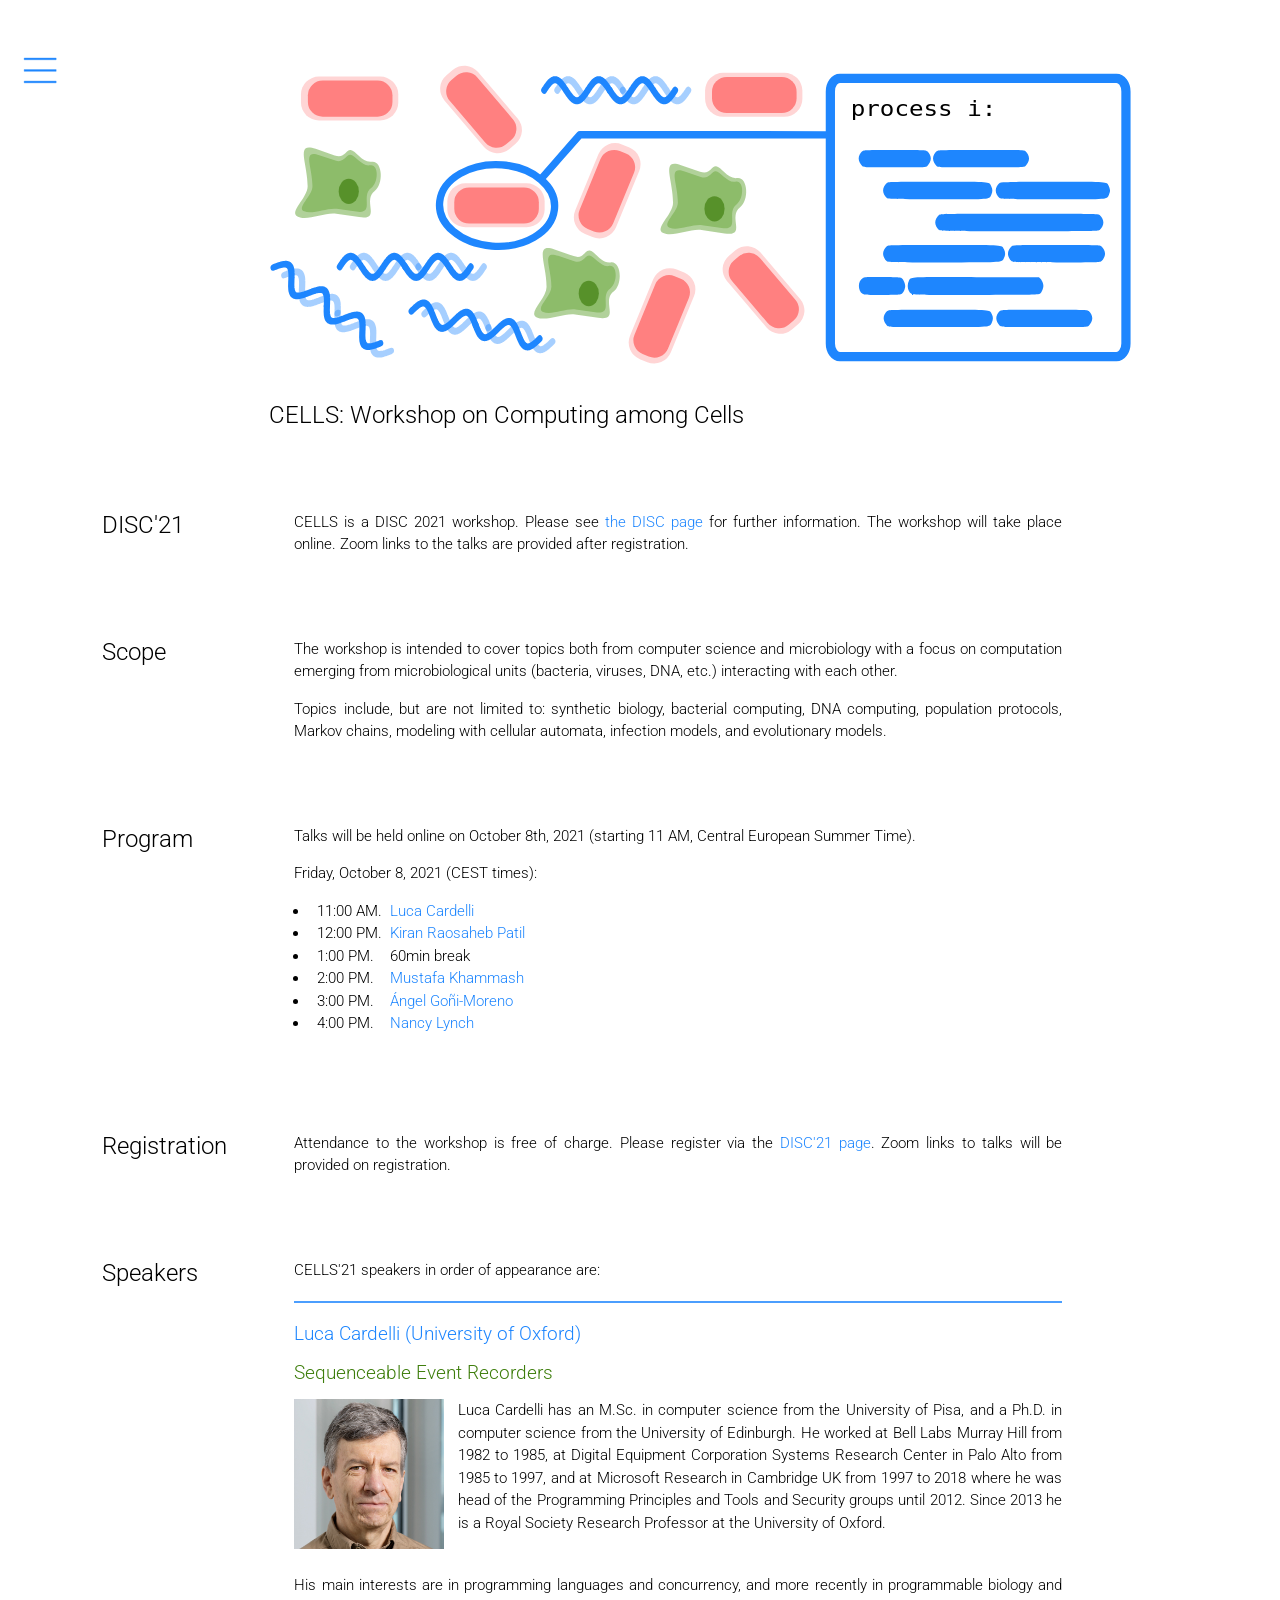
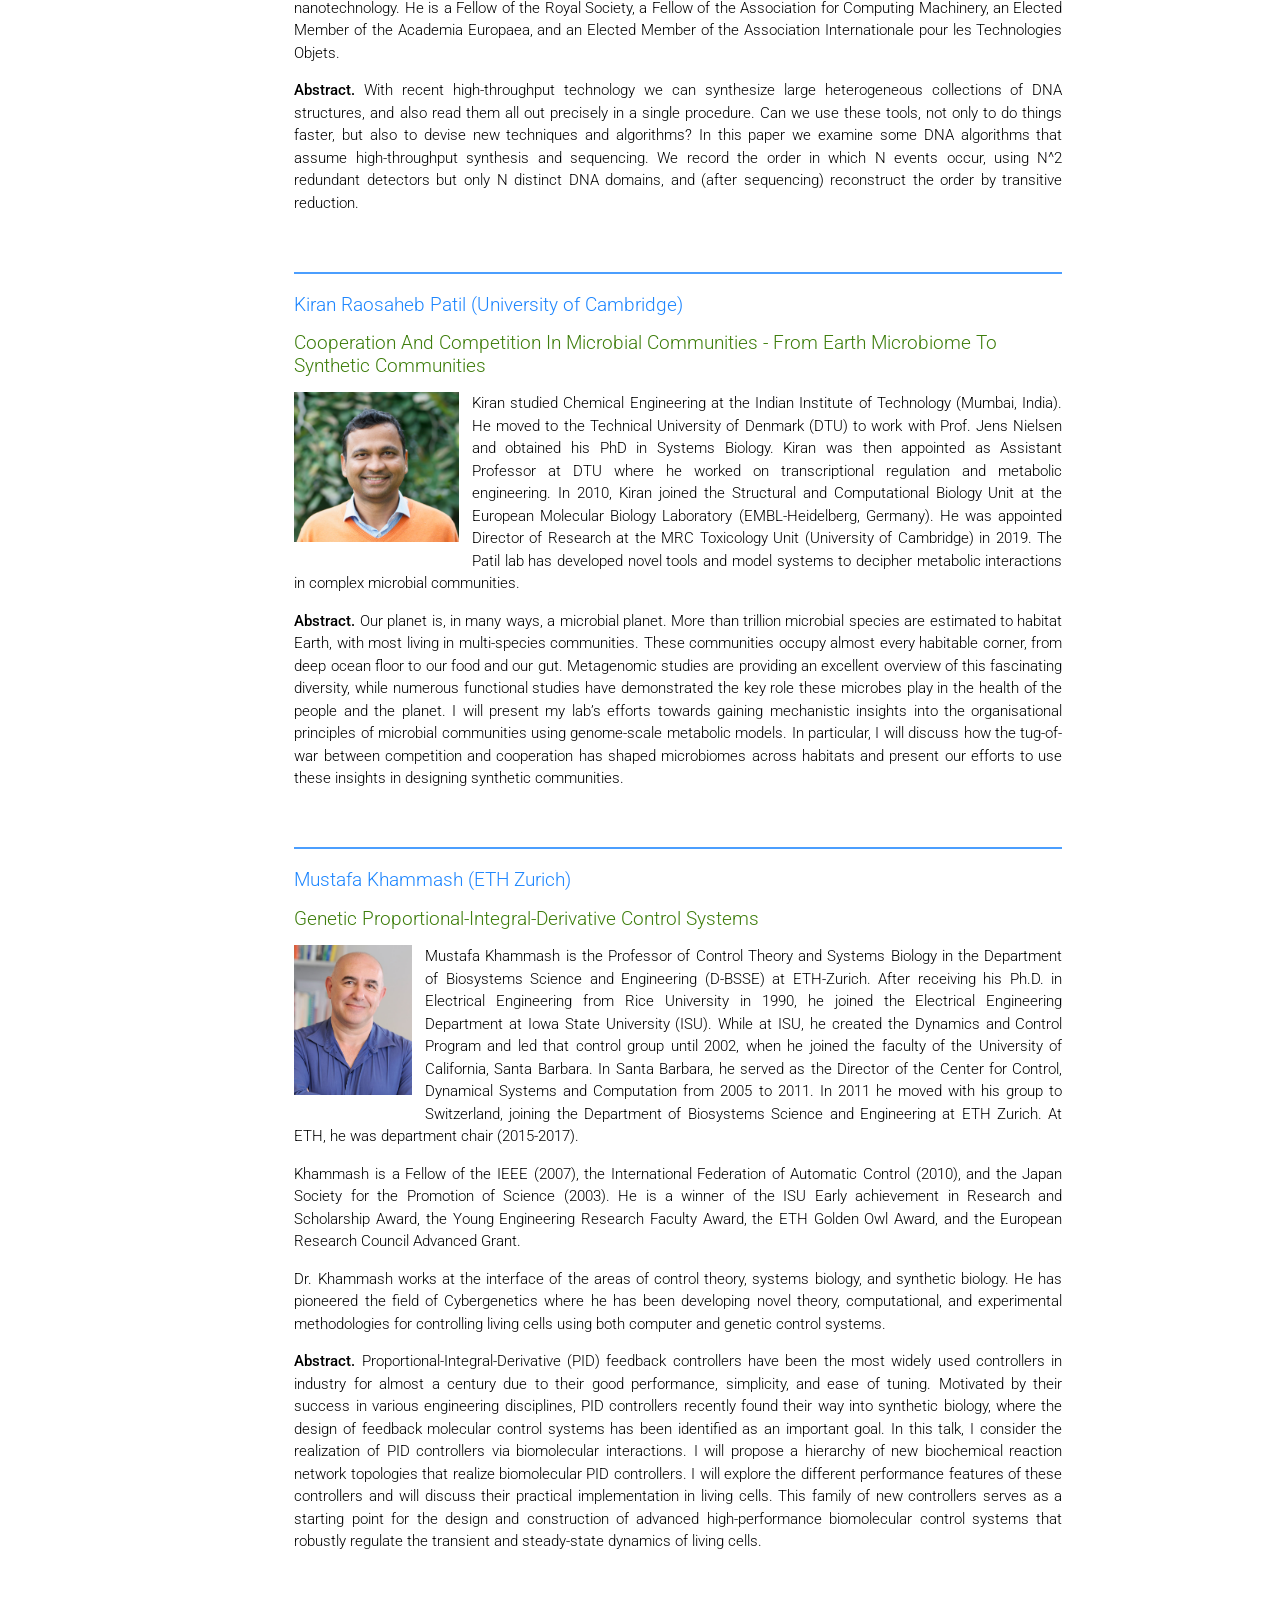
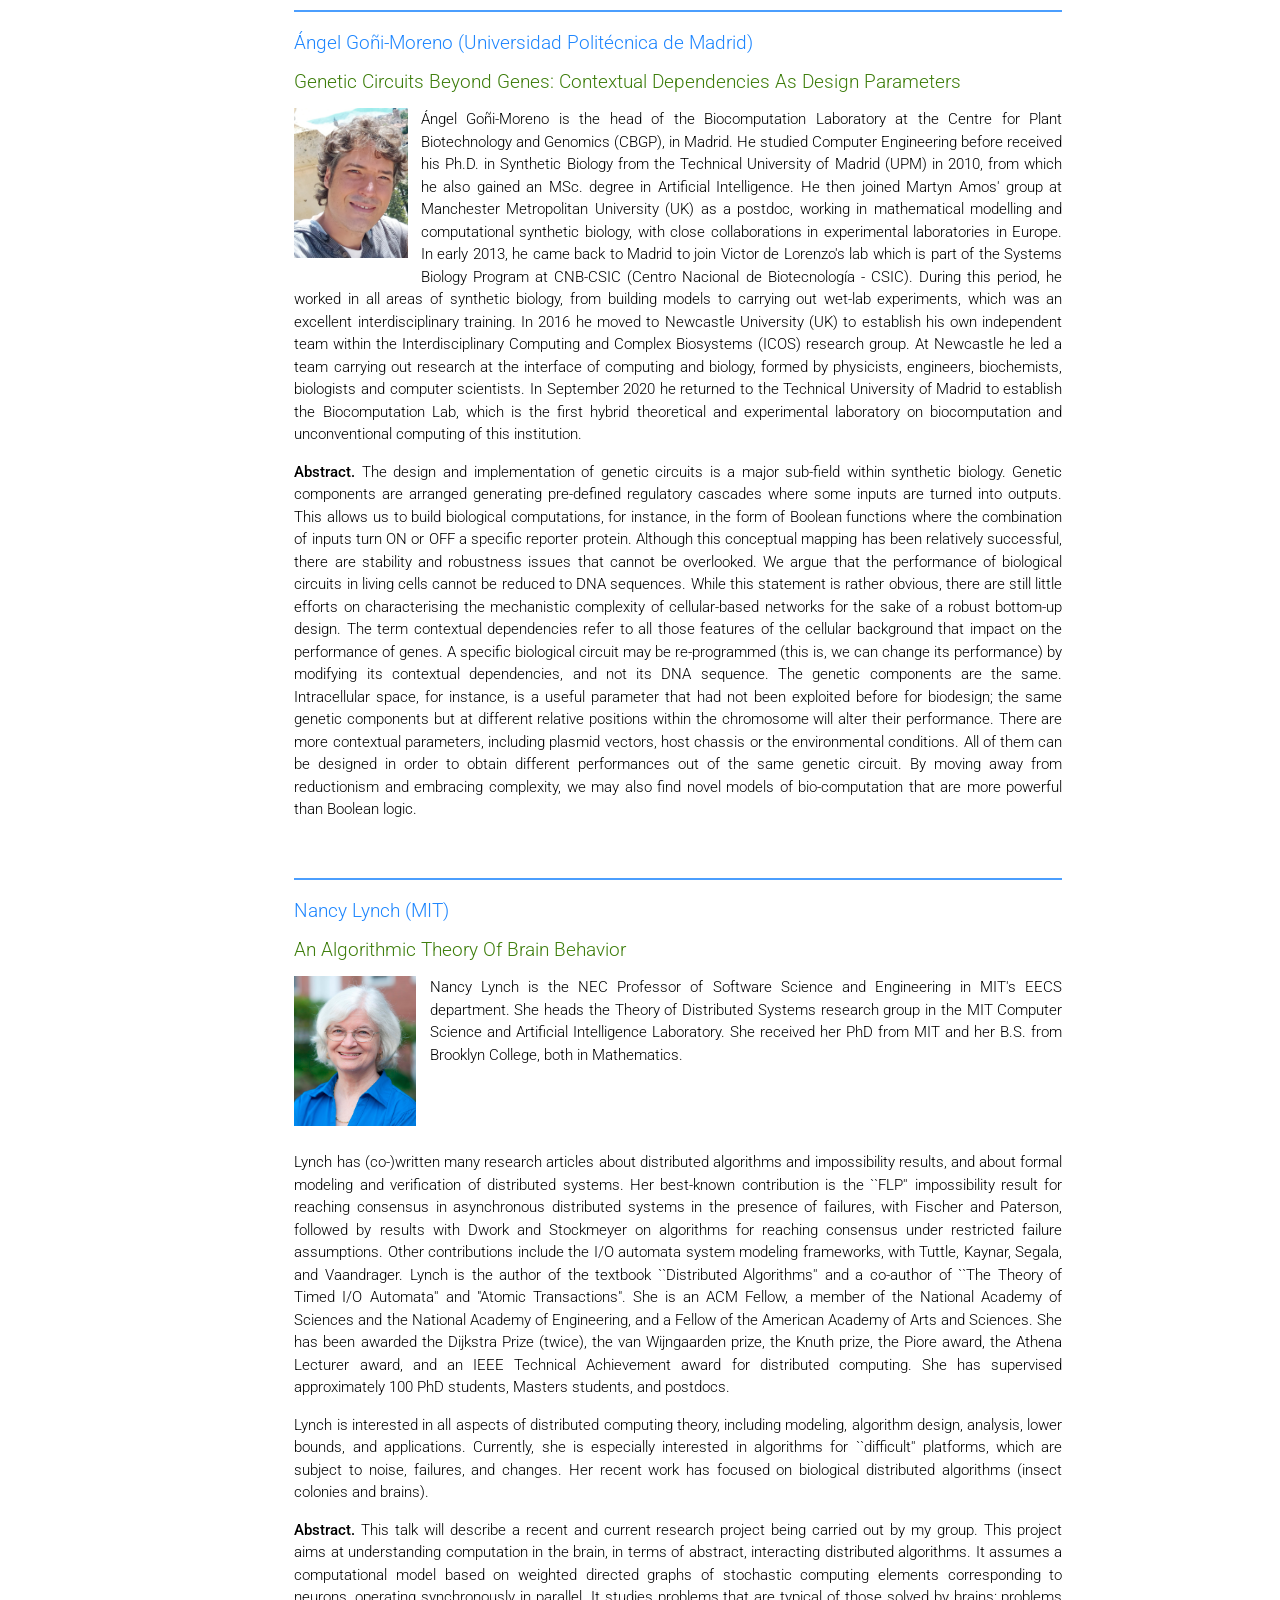
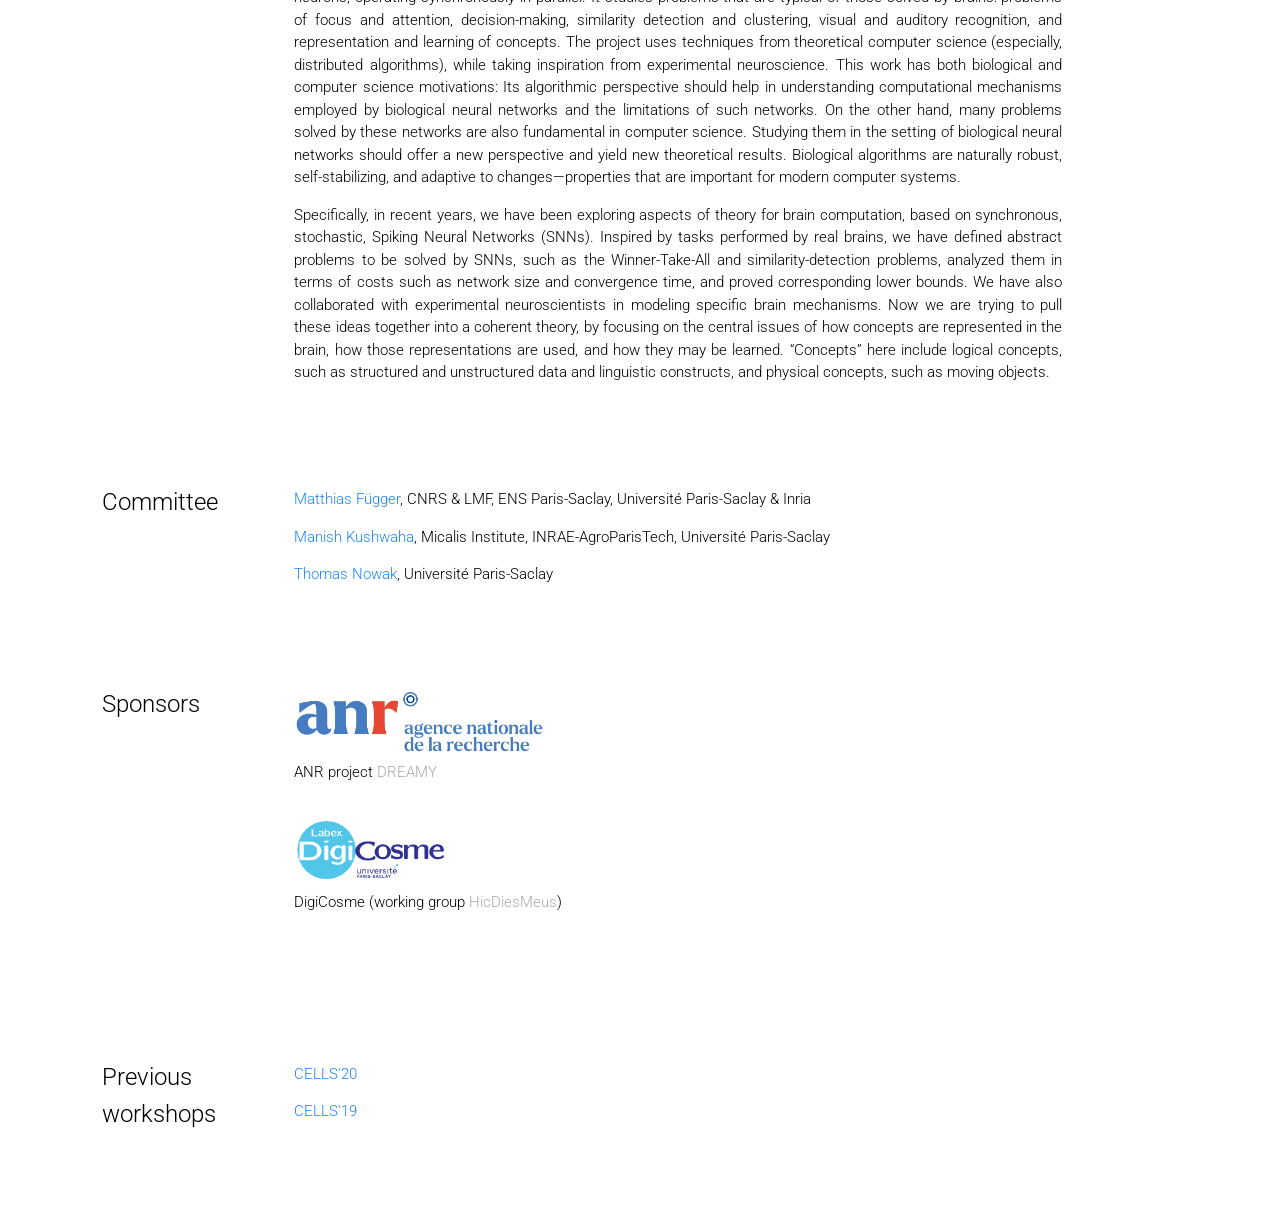
<file: archive/2021.html>
<!DOCTYPE HTML>
<html>
  <head>
    <title>CELLS Workshop</title>
    <meta charset="utf-8" />
    <meta name="viewport" content="width=device-width, initial-scale=1" />
    <link rel="stylesheet" href="https://www.w3schools.com/w3css/4/w3.css">
    <link rel="stylesheet" href="assets/css/main.css?v=4" />
    <link rel="stylesheet" href="https://use.fontawesome.com/releases/v5.0.9/css/all.css" integrity="sha384-5SOiIsAziJl6AWe0HWRKTXlfcSHKmYV4RBF18PPJ173Kzn7jzMyFuTtk8JA7QQG1" crossorigin="anonymous">
    <link href="https://fonts.googleapis.com/css?family=Roboto:300,300italic,400,400italic,500,500italic,600,600italic,700,700italic,900,900italic" rel="stylesheet">
    <style>
      .mySlides {
        display:none;
      }
    </style>
  </head>

  <body>
    <center>

      <!-- Header -->
      <header id="header">

      	<nav id="nav">
      	  <ul>
            <li><a href="#page_disc">DISC'21</a></li>
      	    <li><a href="#page_scope">Scope</a></li>
      	    <li><a href="#page_program">Program</a></li>
            <li><a href="#page_local">Local</a></li>
            <li><a href="#page_speakers">Speakers</a></li>
      	    <li><a href="#page_commitee">Committee</a></li>
            <li><a href="#page_sponsors">Sponsors</a></li>
            <li><a href="#page_previous">Previous workshops</a></li>
            <li><a href="2020.html">CELLS'20</a></li>
            <li><a href="2019.html">CELLS'19</a></li>
      	  </ul>
      	</nav>

      </header>

      <!-- Toggle Menu -->
      <a href="#menu" class="navPanelToggle">
      	<img src="logos/menu.svg"/>
      </a>
	
      <!-- Main part --> 
      <section id="main">
        
        <!-- main page -->
        <section class="page contentheight" id="first_page">
        

          <div class="bannerdiv">
           <img src="images/cells.svg" class="bannerimage">
          <span class="caption">CELLS: Workshop on Computing among Cells</span>
          <!--span class="caption2">October 15th and 16th, 2020 (online)<br><br></span>
          <a href="https://forms.gle/6WQeowDx46yH37Hi7" class="alt-reg">Register here</a><br><br><br>
          <a href="CELLS.ics" class="alt-button">Add events to calendar</a-->
          <!--
          <span class="caption2">We would like to thank all speakers and participants of the CELLS'20 workshop! For videos please see the <a href="2020.html" class="alt">CELLS'20</a> page
          <br>Looking forward to see you in 2021.<br><br></span>
          -->
          </div>

        </section>

        <section class="page contentheight" id="page_disc">

          <h1>DISC'21</h1>
          <div class="rightcol">
            <h1 class="alt">DISC'21</h1>
            <p>
            CELLS is a DISC 2021 workshop. Please see <a href="http://www.disc-conference.org/wp/disc2021/" class="alt">the DISC page</a> for further information.
            The workshop will take place online.
            <!--Attendance to the workshop is free of charge.-->
            Zoom links to the talks are provided after registration.
            </p>
            <!--b>Free registration:</b>
            <p><a href="https://forms.gle/6WQeowDx46yH37Hi7" class="alt">Registration</a> is now open via the DISC 2020 page.
            </p-->
          </div>

        </section>

        <!-- page 2 -->
        <section class="page contentheight" id="page_scope">

          <h1>Scope</h1>
          <div class="rightcol">
          	<h1 class="alt">Scope</h1>
            <p>
            The workshop is intended to cover topics both from computer science and microbiology with a focus on computation emerging from microbiological units (bacteria, viruses, DNA, etc.) interacting with each other.
            </p>
            <p>
            Topics include, but are not limited to: synthetic biology, bacterial computing, DNA computing, population protocols, Markov chains, modeling with cellular automata, infection models, and evolutionary models.
            </p>
          </div>

        </section>

        <section class="page contentheight" id="page_program">

          <h1>Program</h1>
          <div class="rightcol">
            <h1 class="alt">Program</h1>
            <p>
            Talks will be held online on October 8th, 2021 (starting 11 AM, Central European Summer Time).
            </p>

            <p>
            Friday, October 8, 2021 (CEST times):
            </p>
            <ul>
            <li>11:00 AM. &nbsp;<a href="#speaker-luca cardelli" class="alt">Luca Cardelli</a></li>
            <li>12:00 PM. &nbsp;<a href="#speaker-kiran raosaheb patil" class="alt">Kiran Raosaheb Patil</a></li>
            <li>1:00 PM. &nbsp;&nbsp;&nbsp;60min break</li>
            <li>2:00 PM. &nbsp;&nbsp;&nbsp;<a href="#speaker-mustafa khammash" class="alt">Mustafa Khammash</a></li>
            <li>3:00 PM. &nbsp;&nbsp;&nbsp;<a href="#speaker-angel goni-moreno" class="alt">Ángel Goñi-Moreno</a></li>
            <li>4:00 PM. &nbsp;&nbsp;&nbsp;<a href="#speaker-nancy lynch" class="alt">Nancy Lynch</a></li>
            </ul>
            </p>
          </div>

        </section>


        <section class="page contentheight" id="page_local">

          <h1>Registration</h1>
          <div class="rightcol">
            <h1 class="alt">Local</h1>
            <p>
            Attendance to the workshop is free of charge.
            Please register via the <a href="http://www.disc-conference.org/wp/disc2021/registration/" class="alt">DISC'21 page</a>.
            Zoom links to talks will be provided on registration.
            </p>
          </div>

        </section>



        <!-- page -->
        <section class="page contentheight" id="page_speakers">
          <h1>Speakers</h1>
          <div class="rightcol">
            <h1 class="alt">Speakers</h1>
              <p>
              CELLS'21 speakers in order of appearance are:
              </p>

              <hr id="speaker-luca cardelli">
              <p>
              <a href="http://lucacardelli.name/index.html" class="alt2">
              Luca Cardelli (University of Oxford)
              </a><br>
              <div class="title">Sequenceable Event Recorders </div>
              </p>
              <p class="bio"><img src="images/lc_21.png" class="rightimg">
        Luca Cardelli has an M.Sc. in computer science from the University of Pisa, and a Ph.D. in computer science from the University of Edinburgh. He worked at Bell Labs Murray Hill from 1982 to 1985, at Digital Equipment Corporation Systems Research Center in Palo Alto from 1985 to 1997, and at Microsoft Research in Cambridge UK from 1997 to 2018 where he was head of the Programming Principles and Tools and Security groups until 2012. Since 2013 he is a Royal Society Research Professor at the University of Oxford.
              </p>
        <p>
        His main interests are in programming languages and concurrency, and more recently in programmable biology and nanotechnology. He is a Fellow of the Royal Society, a Fellow of the Association for Computing Machinery, an Elected Member of the Academia Europaea, and an Elected Member of the Association Internationale pour les Technologies Objets.
        </p>
              <p>
              <b>Abstract.</b>
        With recent high-throughput technology we can synthesize large heterogeneous collections of DNA structures, and also read them all out precisely in a single procedure. Can we use these tools, not only to do things faster, but also to devise new techniques and algorithms? In this paper we examine some DNA algorithms that assume high-throughput synthesis and sequencing. We record the order in which N events occur, using N^2 redundant detectors but only N distinct DNA domains, and (after sequencing) reconstruct the order by transitive reduction.  
               </p>
              <br>   



    <hr id="speaker-kiran raosaheb patil">
              <p>
              <a href="https://scholar.google.pt/citations?user=RDAe92sAAAAJ&hl=en" class="alt2">
              Kiran Raosaheb Patil (University of Cambridge)
              </a><br>
              <div class="title">Cooperation and competition in microbial communities - from earth microbiome to synthetic communities</div>
              </p>
              <p class="bio"><img src="images/krp_21.png" class="rightimg">
        Kiran studied Chemical Engineering at the Indian Institute of Technology (Mumbai, India). He moved to the Technical University of Denmark (DTU) to work with Prof. Jens Nielsen and obtained his PhD in Systems Biology. Kiran was then appointed as Assistant Professor at DTU where he worked on transcriptional regulation and metabolic engineering. In 2010, Kiran joined the Structural and Computational Biology Unit at the European Molecular Biology Laboratory (EMBL-Heidelberg, Germany). He was appointed Director of Research at the MRC Toxicology Unit (University of Cambridge) in 2019. The Patil lab has developed novel tools and model systems to decipher metabolic interactions in complex microbial communities.

              </p>
              <p>
              <b>Abstract.</b>
        Our planet is, in many ways, a microbial planet. More than trillion microbial species are estimated to habitat Earth, with most living in multi-species communities. These communities occupy almost every habitable corner, from deep ocean floor to our food and our gut. Metagenomic studies are providing an excellent overview of this fascinating diversity, while numerous functional studies have demonstrated the key role these microbes play in the health of the people and the planet. I will present my lab’s efforts towards gaining mechanistic insights into the organisational principles of microbial communities using genome-scale metabolic models. In particular, I will discuss how the tug-of-war between competition and cooperation has shaped microbiomes across habitats and present our efforts to use these insights in designing synthetic communities.
               </p>
              <br>   


   <hr id="speaker-mustafa khammash">
              <p>
              <a href="https://bsse.ethz.ch/ctsb" class="alt2">
              Mustafa Khammash (ETH Zurich)
              </a><br>
              <div class="title">Genetic Proportional-Integral-Derivative Control Systems</div>
              </p>
              <p class="bio"><img src="images/km_21.jpg" class="rightimg">
              Mustafa Khammash is the Professor of Control Theory and Systems Biology in the Department of Biosystems Science and Engineering (D-BSSE) at ETH-Zurich. After receiving his Ph.D. in Electrical Engineering from Rice University in 1990, he joined the Electrical Engineering Department at Iowa State University (ISU). While at ISU, he created the Dynamics and Control Program and led that control group until 2002, when he joined the faculty of the University of California, Santa Barbara. In Santa Barbara, he served as the Director of the Center for Control, Dynamical Systems and Computation from 2005 to 2011. In 2011 he moved with his group to Switzerland, joining the Department of Biosystems Science and Engineering at ETH Zurich. At ETH, he was department chair (2015-2017). </p>
              <p>
              Khammash is a Fellow of the IEEE (2007), the International Federation of Automatic Control (2010), and the Japan Society for the Promotion of Science (2003). He is a winner of the ISU Early achievement in Research and Scholarship Award, the Young Engineering Research Faculty Award, the ETH Golden Owl Award, and the European Research Council Advanced Grant. 
              </p>
              <p>
              Dr. Khammash works at the interface of the areas of control theory, systems biology, and synthetic biology. He has pioneered the field of Cybergenetics where he has been developing novel theory, computational, and experimental methodologies for controlling living cells using both computer and genetic control systems.
              </p>
              <p>
              <b>Abstract.</b>
        Proportional-Integral-Derivative (PID) feedback controllers have been the most widely used controllers in industry for almost a century due to their good performance, simplicity, and ease of tuning. Motivated by their success in various engineering disciplines, PID controllers recently found their way into synthetic biology, where the design of feedback molecular control systems has been identified as an important goal. In this talk, I consider the realization of PID controllers via biomolecular interactions. I will propose a hierarchy of new biochemical reaction network topologies that realize biomolecular PID controllers. I will explore the different performance features of these controllers and will discuss their practical implementation in living cells. This family of new controllers serves as a starting point for the design and construction of advanced high-performance biomolecular control systems that robustly regulate the transient and steady-state dynamics of living cells.
               </p>
              <br>   

  <hr id="speaker-angel goni-moreno">
    <p>
              <a href="https://sites.google.com/site/angelgonimoreno/" class="alt2">
              Ángel Goñi-Moreno (Universidad Politécnica de Madrid)
              </a><br>
              <div class="title">Genetic circuits beyond genes: contextual dependencies as design parameters</div>
              </p>
              <p class="bio"><img src="images/agm_21.jpeg" class="rightimg">
              Ángel Goñi-Moreno is the head of the Biocomputation Laboratory at the Centre for Plant Biotechnology and Genomics (CBGP), in Madrid. He studied Computer Engineering before received his Ph.D. in Synthetic Biology from the Technical University of Madrid (UPM) in 2010, from which he also gained an MSc. degree in Artificial Intelligence. He then joined Martyn Amos' group at Manchester Metropolitan University (UK) as a postdoc, working in mathematical modelling and computational synthetic biology, with close collaborations in experimental laboratories in Europe. In early 2013, he came back to Madrid to join Victor de Lorenzo's lab which is part of the Systems Biology Program at CNB-CSIC (Centro Nacional de Biotecnología - CSIC). During this period, he worked in all areas of synthetic biology, from building models to carrying out wet-lab experiments, which was an excellent interdisciplinary training. In 2016 he moved to Newcastle University (UK) to establish his own independent team within the Interdisciplinary Computing and Complex Biosystems (ICOS) research group. At Newcastle he led a team carrying out research at the interface of computing and biology, formed by physicists, engineers, biochemists, biologists and computer scientists. In September 2020 he returned to the Technical University of Madrid to establish the Biocomputation Lab, which is the first hybrid theoretical and experimental laboratory on biocomputation and unconventional computing of this institution.
              </p>
              <p>
              <b>Abstract.</b>
        The design and implementation of genetic circuits is a major sub-field within synthetic biology. Genetic components are arranged generating pre-defined regulatory cascades where some inputs are turned into outputs. This allows us to build biological computations, for instance, in the form of Boolean functions where the combination of inputs turn ON or OFF a specific reporter protein. Although this conceptual mapping has been relatively successful, there are stability and robustness issues that cannot be overlooked. We argue that the performance of biological circuits in living cells cannot be reduced to DNA sequences. While this statement is rather obvious, there are still little efforts on characterising the mechanistic complexity of cellular-based networks for the sake of a robust bottom-up design. The term contextual dependencies refer to all those features of the cellular background that impact on the performance of genes. A specific biological circuit may be re-programmed (this is, we can change its performance) by modifying its contextual dependencies, and not its DNA sequence. The genetic components are the same. Intracellular space, for instance, is a useful parameter that had not been exploited before for biodesign; the same genetic components but at different relative positions within the chromosome will alter their performance. There are more contextual parameters, including plasmid vectors, host chassis or the environmental conditions. All of them can be designed in order to obtain different performances out of the same genetic circuit. By moving away from reductionism and embracing complexity, we may also find novel models of bio-computation that are more powerful than Boolean logic. 
               </p>
              <br>  


    <hr id="speaker-nancy lynch">
              <p>
              <a href="https://people.csail.mit.edu/lynch/" class="alt2">
              Nancy Lynch (MIT)
              </a><br>
              <div class="title">An Algorithmic Theory of Brain Behavior</div>
              </p>
              <p class="bio"><img src="images/nl.jpg" class="rightimg">
        Nancy Lynch is the NEC Professor of Software Science and Engineering in MIT's EECS department.  She heads the Theory of Distributed Systems research group in the MIT Computer Science and Artificial Intelligence Laboratory. She received her PhD from MIT and her B.S. from Brooklyn College, both in Mathematics.
              </p>
        <p>
        Lynch has (co-)written many research articles about distributed algorithms and impossibility results, and about formal modeling and verification of distributed systems. Her best-known contribution is the ``FLP'' impossibility result for reaching consensus in asynchronous distributed systems in the presence of failures, with Fischer and Paterson, followed by results with Dwork and Stockmeyer on algorithms for reaching consensus under restricted failure assumptions. Other contributions include the I/O automata system modeling frameworks, with Tuttle, Kaynar, Segala, and Vaandrager. Lynch is the author of the textbook ``Distributed Algorithms'' and a co-author of ``The Theory of Timed I/O Automata'' and "Atomic Transactions". She is an ACM Fellow, a member of the National Academy of Sciences and the National Academy of Engineering, and a Fellow of the American Academy of Arts and Sciences. She has been awarded the Dijkstra Prize (twice), the van Wijngaarden prize, the Knuth prize, the Piore award, the Athena Lecturer award, and an IEEE Technical Achievement award for distributed computing. She has supervised approximately 100 PhD students, Masters students, and postdocs.
        </p>
        <p>
        Lynch is interested in all aspects of distributed computing theory, including modeling, algorithm design, analysis, lower bounds, and applications. Currently, she is especially interested in algorithms for ``difficult'' platforms, which are subject to noise, failures, and changes. Her recent work has focused on biological distributed algorithms (insect colonies and brains).
        </p>
              <p>
              <b>Abstract.</b>
        This talk will describe a recent and current research project being carried out by my group.  This project aims at understanding computation in the brain, in terms of abstract, interacting distributed algorithms.  It assumes a computational model based on weighted directed graphs of stochastic computing elements corresponding to neurons, operating synchronously in parallel.  It studies problems that are typical of those solved by brains:  problems of focus and attention, decision-making, similarity detection and clustering, visual and auditory recognition, and representation and learning of concepts. The project uses techniques from theoretical computer science (especially, distributed algorithms), while taking inspiration from experimental neuroscience.  This work has both biological and computer science motivations:  Its algorithmic perspective should help in understanding computational mechanisms employed by biological neural networks and the limitations of such networks.  On the other hand, many problems solved by these networks are also fundamental in computer science.  Studying them in the setting of biological neural networks should offer a new perspective and yield new theoretical results.  Biological algorithms are naturally robust, self-stabilizing, and adaptive to changes—properties that are important for modern computer systems.
               </p>

        <p>
  Specifically, in recent years, we have been exploring aspects of theory for brain computation, based on synchronous, stochastic, Spiking Neural Networks (SNNs).  Inspired by tasks performed by real brains, we have defined abstract problems to be solved by SNNs, such as the Winner-Take-All and similarity-detection problems, analyzed them in terms of costs such as network size and convergence time, and proved corresponding lower bounds. We have also collaborated with experimental neuroscientists in modeling specific brain mechanisms.  Now we are trying to pull these ideas together into a coherent theory, by focusing on the central issues of how concepts are represented in the brain, how those representations are used, and how they may be learned. “Concepts” here include logical concepts, such as structured and unstructured data and linguistic constructs, and physical concepts, such as moving objects.
        </p>
              </p>
              <br>
              

      	  </div>
	       </section>
	

        <!-- page -->
        <section class="page contentheight" id="page_commitee">

          <h1>Committee</h1>
          <div class="rightcol">
            <h1 class="alt">Committee</h1>
            <p>
            <a href="http://www.lsv.fr/~mfuegger/" class="alt">Matthias F&uuml;gger</a>,
            CNRS & LMF, ENS Paris-Saclay, Universit&eacute; Paris-Saclay & Inria
            </p>
            <p>
            <a href="https://www.micalis.fr/micalis_eng/Poles-and-teams/Pole-Systems-and-Synthetic-Microbiology/Metabolic-Engineering-by-Retro-Synthesis-Jean-Loup-Faulon/Team-members/Manish-Kushwaha" class="alt">Manish Kushwaha</a>, Micalis Institute, INRAE-AgroParisTech, Universit&eacute; Paris-Saclay
            </p>
            <p>
            <a href="https://www.lri.fr/~nowak/" class="alt">Thomas Nowak</a>,
            Universit&eacute; Paris-Saclay<br><br>
            </p>
          </div>

        </section>

        <!-- page -->
        <section class="page contentheight" id="page_sponsors">

          <h1>Sponsors</h1>
          <div class="rightcol">
            <h1 class="alt">Sponsors</h1>
            
            <p>
            <a href="https://anr.fr">
              <img src="logos/ANR-logo-2021-complet.jpg" width="250"><br>
            </a> ANR project <a href="https://dreamy.run">DREAMY</a>
            </p>
            <br>

            <p>
            <a href="https://digicosme.lri.fr/tiki-index.php">
              <img src="logos/logo-DigiSaclaysmall.png" width="150"><br>
            </a> DigiCosme (working group <a href="https://parsys.lri.fr/HicDiesMeus/">HicDiesMeus</a>)
            </p>

            <br>
            <br>
            <br>

          </div>

        </section>

        <!-- page -->
        <section class="page contentheight" id="page_previous">

          <h1>Previous<br>workshops</h1>
          <div class="rightcol">
            <h1 class="alt">Previous workshops</h1>
            
            <p>
            <a href="2020.html" class="alt">
            CELLS'20
            </a>
            </p>

            <p>
            <a href="2019.html" class="alt">
            CELLS'19
            </a>
            </p>

            <br>
            <br>
            <br>

          </div>

        </section>


      </section>


    </center>
      
    <!-- Scripts -->
    <script src="assets/js/jquery.min.js"></script>
    <script src="assets/js/skel.js"></script>
    <script src="assets/js/skel-layout.js"></script>
    <script src="assets/js/util.js"></script>
    <script src="assets/js/main.js"></script>
	

    </script>
    
  </body>
</html>
</file>
<file: assets/css/site.css>
/* ==========================================================================
   CELLS — Workshop on Computing among Cells
   One stylesheet, no build step, no framework, no JavaScript, no external
   requests. Colours follow the original site: white ground, black text, and
   the blue and green of the CELLS mark.
   ========================================================================== */

:root {
  --ink:       #101010;
  --ink-soft:  #666666;
  --ink-mid:   #333333;   /* speaker bios */
  --line:      #e3e3e3;
  --link:      #336394;   /* the mark's blue, muted; kept 3:1 against body text so
                             links stay identifiable without an underline */
  --green:     #3e7e0c;   /* the green of the mark; only the masthead rule uses it */
  --band:      #f5f9fd;
  --band-soft: #fafcfe;   /* next edition, a shade lighter than the banner */
  --panel:     #f8f8f8;
  --panel-line:#e6e6e6;
  --year:      #c9d2dc;

  --font: -apple-system, BlinkMacSystemFont, "Segoe UI", Roboto, "Helvetica Neue",
          Arial, "Noto Sans", sans-serif;

  /* Type scale. Six steps, and nothing on the site uses a size outside them. */
  --t-sm:   .95rem;
  --t-base: 1.0625rem;
  --t-md:   1.2rem;
  --t-lg:   1.4rem;
  --t-xl:   clamp(1.45rem, 1.15rem + 1.4vw, 1.75rem);   /* speaker names */
  --t-2xl:  clamp(1.85rem, 1.35rem + 2.4vw, 2.4rem);

  /* Three weights only: light for display, regular for text, semibold for emphasis. */
  --w-display: 300;
  --w-body:    400;
  --w-bold:    600;

  --tracking-display: -.02em;   /* tightening, applied only at --t-2xl */
  --page: 76rem;
}

*, *::before, *::after { box-sizing: border-box; }

body {
  margin: 0;
  background: #ffffff;
  color: var(--ink);
  font-family: var(--font);
  font-size: var(--t-base);
  font-weight: var(--w-body);
  line-height: 1.6;
  overflow-wrap: break-word;
}

h1, h2, h3 { font-weight: var(--w-display); line-height: 1.25; margin: 0 0 .5em; }
h1 { font-size: var(--t-2xl); font-weight: var(--w-bold); letter-spacing: var(--tracking-display); }
h2 { font-size: var(--t-lg); }
h3 { font-size: var(--t-md); font-weight: var(--w-body); }
p, ul, ol { margin: 0 0 1em; }
ul, ol { padding-left: 1.2em; }
img { max-width: 100%; height: auto; }
abbr[title] { text-decoration: none; }

/* Links carry no rule until they are hovered or focused. */
a { color: var(--link); text-decoration: none; }
a:hover,
a:focus-visible { text-decoration: underline; text-underline-offset: .2em; }
:focus-visible { outline: 2px solid var(--link); outline-offset: 2px; }

.skip-link { position: absolute; left: -9999px; }
.skip-link:focus { left: .5rem; top: .5rem; background: #fff; padding: .5rem .75rem;
                   border: 1px solid var(--line); z-index: 2; }

.container { width: min(100% - 2.5rem, var(--page)); margin-inline: auto; }

/* --- Header ------------------------------------------------------------- */

.site-header { border-bottom: 1px solid var(--line); padding: .9rem 0; }
.site-header__inner { display: flex; flex-wrap: wrap; align-items: baseline; gap: .5rem 1.5rem; }

.brand { font-weight: var(--w-bold); color: var(--ink); text-decoration: none; }
.brand span { color: var(--ink-soft); font-weight: var(--w-body); }

.nav ul { list-style: none; display: flex; flex-wrap: wrap; gap: .3rem 1.1rem; margin: 0; padding: 0; }
.nav a { font-size: var(--t-sm); }

@media (min-width: 46rem) { .nav { margin-left: auto; } }

/* --- Masthead ----------------------------------------------------------- */
.masthead {
  position: relative;
  background: var(--band);
  border-bottom: 1px solid var(--line);
  padding: 2.5rem 0 2rem;
  overflow: hidden;
}

.banner-motif, .banner-motif img {
  position: absolute; inset: 0; width: 100%; height: 100%;
  opacity: .3; pointer-events: none;
  /* The shapes live in the right-hand part of the viewBox, and this fade keeps
     them clear of the logo and headings whatever the banner's width. */
  -webkit-mask-image: linear-gradient(to right, transparent 0 56%, #000 80%);
          mask-image: linear-gradient(to right, transparent 0 56%, #000 80%);
}

.masthead .container { position: relative; }
.masthead__logo { width: min(100%, 38rem); display: block; margin-bottom: 1.25rem; }
.masthead h1 { margin-bottom: .15em; }
.masthead__tagline { color: var(--ink-soft); font-size: var(--t-md); margin-bottom: 0; }
.masthead__tagline::after {
  content: ""; display: block; width: 2.25rem; height: 2px;
  background: var(--green); margin-top: .9rem;
}
.masthead__when { color: var(--ink-soft); margin: 1rem 0 0; }

@media (max-width: 60rem) {
  .banner-motif, .footer-motif { display: none; }   /* no room beside the logo */
}

/* --- Sections: heading in the left column, as on the original site ------ */

.section { position: relative; padding: 2.25rem 0; border-top: 1px solid var(--line); }
.section::before {
  content: "";
  position: absolute; top: -5px; left: 50%; margin-left: -4.5px;
  width: 9px; height: 9px;
  border: 1px solid var(--line); border-radius: 50%; background: #fff;
}
.section:first-of-type { border-top: 0; }
.section:first-of-type::before { display: none; }

/* Tinted the full width of the window. The cell glyph straddles the rule, so it
   is filled half in one ground and half in the other. */
.section--next { background: var(--band-soft); }
.section--next::before {
  background: linear-gradient(to bottom, #fff 50%, var(--band-soft) 50%);
}
.section--next + .section::before {
  background: linear-gradient(to bottom, var(--band-soft) 50%, #fff 50%);
}

.section__grid { display: grid; gap: .75rem; grid-template-columns: 1fr; }
.section__label { margin: 0 0 .75rem; }
.section__label--strong { font-weight: var(--w-bold); }
.section__body > :last-child { margin-bottom: 0; }

@media (min-width: 56rem) {
  .section__grid { grid-template-columns: 13rem minmax(0, 1fr); gap: 3rem; }
  .section__label { margin-bottom: 0; }
}

/* --- Editions ----------------------------------------------------------- */

.editions { list-style: none; padding: 0; margin: 0; }
.editions > li { margin: 0 0 2rem; }
.editions > li:last-child { margin-bottom: 0; }

.edition { display: grid; grid-template-columns: 1fr; gap: .35rem; }
.edition__year {
  font-size: var(--t-2xl); font-weight: var(--w-display); line-height: 1.05;
  letter-spacing: var(--tracking-display); color: var(--year); margin: 0;
}
.edition__body > :last-child { margin-bottom: 0; }
.edition--next .edition__name { font-weight: var(--w-bold); }
.edition--next .edition__year { font-weight: var(--w-body); color: var(--ink-soft); }

.edition__name {
  margin: 0 0 .4rem; font-size: var(--t-2xl); font-weight: var(--w-body); line-height: 1.05;
  letter-spacing: var(--tracking-display);
}
.edition__when { margin: 0 0 .45rem; color: var(--ink-soft); font-size: var(--t-sm); }
/* The DISC links take this line's colour; only the hover underline marks them. */
.edition__when a { color: inherit; }
.edition__people { margin: 0 0 .3rem; }
.edition__people:last-child { margin-bottom: 0; }

@media (min-width: 46rem) {
  .edition { grid-template-columns: 6rem minmax(0, 1fr); gap: 0 1.5rem; }
  .edition__body { border-left: 1px solid var(--line); padding-left: 1.4rem; }
}

/* --- Programme ---------------------------------------------------------- */

.programme { list-style: none; padding: 0; margin: 0; --time-col: 4.5rem; }
.programme > li { display: grid; grid-template-columns: 1fr; gap: .2rem; margin: 0 0 1.5rem; }
.programme > li:last-child { margin-bottom: 0; }

.programme .time {
  margin: 0; font-size: var(--t-lg); font-weight: var(--w-bold); line-height: 1.15;
  font-variant-numeric: tabular-nums;
}
.programme__body > :last-child { margin-bottom: 0; }
.programme__name { margin: 0 0 .15rem; font-size: var(--t-lg); font-weight: var(--w-bold); line-height: 1.15; }
.programme .talk { margin: 0; color: var(--ink-soft); max-width: 36rem; text-wrap: balance; }

@media (min-width: 46rem) {
  .programme > li { grid-template-columns: var(--time-col) minmax(0, 1fr); gap: 0 1.5rem; }
  .programme__body { border-left: 1px solid var(--line); padding-left: 1.4rem; }
}

/* --- Speakers ----------------------------------------------------------- */

.speaker {
  background: var(--panel);
  border: 1px solid var(--panel-line);
  padding: 1.5rem 1.75rem;
  margin-bottom: 1.25rem;
}
.speaker:last-child { margin-bottom: 0; }

/* Bio beside the photo, which takes the bio's height. */
@media (min-width: 40rem) {
  .speaker {
    display: grid;
    grid-template-columns: minmax(0, 1fr) clamp(10rem, 28%, 14rem);
    grid-template-areas:
      "name     name"
      "aff      aff"
      "bio      photo"
      "title    title"
      "abstract abstract";
    column-gap: 1.75rem;
  }
  .speaker__name        { grid-area: name; }
  .speaker__affiliation { grid-area: aff; }
  .speaker__title       { grid-area: title; }
  .speaker__bio         { grid-area: bio; }
  .speaker__photo,
  .speaker__placeholder { grid-area: photo; }
  .speaker__abstract    { grid-area: abstract; }
  .speaker__bio, .speaker__abstract { text-align: justify; }
}

/* Out of flow, so the image never makes the row taller than the bio. */
.speaker__photo { position: relative; overflow: hidden; border: 1px solid var(--panel-line); }
.speaker__photo img {
  position: absolute; inset: 0; width: 100%; height: 100%; max-width: none;
  object-fit: cover; object-position: 50% 20%;
}

.speaker__placeholder {
  min-height: 8rem; border: 1px solid var(--panel-line); background: #fff; color: var(--ink-soft);
  display: flex; align-items: center; justify-content: center;
}

.speaker__name { margin: 0 0 .25rem; font-size: var(--t-xl); font-weight: var(--w-bold); }
.speaker__affiliation { color: var(--ink-soft); font-size: var(--t-sm); margin: 0 0 1.1rem; }
.speaker__title { margin: 1.5rem 0 .75rem; padding-top: 1.25rem;
                  border-top: 1px solid var(--panel-line);
                  font-size: var(--t-lg); font-weight: var(--w-bold); line-height: 1.3; }
.speaker__bio,
.speaker__abstract { margin: 0; text-wrap: pretty; hyphens: auto; hyphenate-limit-chars: 10 4 4; }
.speaker__bio { font-size: var(--t-sm); color: var(--ink-mid); }
.speaker .label { font-size: .8em; letter-spacing: .04em; text-transform: uppercase; color: var(--ink); }
.label { font-weight: var(--w-bold); }

@media (max-width: 39.99rem) {
  .speaker { padding: 1.25rem; }
  .speaker__photo, .speaker__placeholder { width: 9rem; aspect-ratio: 2 / 3; margin: 0 0 1rem; }
}

/* --- Simple lists ------------------------------------------------------- */

.plain { list-style: none; padding: 0; margin: 0; }
.plain > li { margin: 0 0 .8rem; }
.plain .where { color: var(--ink-soft); font-size: var(--t-sm); }

/* --- Footer ------------------------------------------------------------- */

.site-footer { position: relative; overflow: hidden; background: var(--band);
               border-top: 1px solid var(--line); margin-top: 2.5rem; padding: 2rem 0 3.25rem;
               color: var(--ink-soft); font-size: var(--t-sm); }

/* The same field as the banner, standing still. */
.footer-motif {
  position: absolute; inset: 0; width: 100%; height: 100%;
  opacity: .26; pointer-events: none;
  -webkit-mask-image: linear-gradient(to right, transparent 0 42%, #000 70%);
          mask-image: linear-gradient(to right, transparent 0 42%, #000 70%);
}
.site-footer .container { position: relative; }
.site-footer p { margin: 0 0 .25rem; }

/* --- Print -------------------------------------------------------------- */

@media print {
  .site-header, .skip-link { display: none; }
  body { font-size: 11pt; }
  .masthead, .site-footer { background: none; padding: 0 0 1rem; }
  .banner-motif, .footer-motif { display: none; }
  .section { break-inside: avoid; }
  .section::before { display: none; }
  .section__grid { grid-template-columns: 1fr; gap: .5rem; }
  .speaker { display: block; break-inside: avoid; background: none; border: 0; padding: 0 0 1rem; }
  .speaker__photo, .speaker__placeholder { display: none; }
  a { color: #000; }
  a[href^="http"]::after { content: " (" attr(href) ")"; font-size: 9pt; color: #555;
                           word-break: break-all; }
}
</file>
<file: archive/assets/css/main.css>
/*
	Spatial by TEMPLATED
	templated.co @templatedco
	Released for free under the Creative Commons Attribution 3.0 license (templated.co/license)
*/

/* Reset */

	html, body, div, span, applet, object, iframe, h1, h2, h3, h4, h5, h6, p, blockquote, pre, a, abbr, acronym, address, big, cite, code, del, dfn, em, img, ins, kbd, q, s, samp, small, strike, strong, sub, sup, tt, var, b, u, i, center, dl, dt, dd, ol, ul, li, fieldset, form, label, legend, table, caption, tbody, tfoot, thead, tr, th, td, article, aside, canvas, details, embed, figure, figcaption, footer, header, hgroup, menu, nav, output, ruby, section, summary, time, mark, audio, video {
		margin: 0;
		padding: 0;
		border: 0;
		font-family: 'Roboto', sans-serif;
		vertical-align: baseline;
		font-weight: 300;
	}

	article, aside, details, figcaption, figure, footer, header, hgroup, menu, nav, section {
	    display: block;
	    font-size: 15px;
	    line-height: 1.5em;
	}

	body {
	    font-size: 15px;
	    line-height: 1.5em;
	}

	ol, ul {
	    list-style: none;
	}

	blockquote, q {
		quotes: none;
	}

	blockquote:before, blockquote:after, q:before, q:after {
		content: '';
		content: none;
	}

	table {
		border-collapse: collapse;
		border-spacing: 0;
	}

	body {
	    -webkit-text-size-adjust: none;
	    font-family: 'Roboto', sans-serif;
	}

/* Box Model */

	*, *:before, *:after {
		-moz-box-sizing: border-box;
		-webkit-box-sizing: border-box;
		box-sizing: border-box;
	}

/* Containers */

	.container {
		margin-left: auto;
		margin-right: auto;
	}

	.container.\31 25\25 {
		width: 100%;
		max-width: 100em;
		min-width: 80em;
	}

	.container.\37 5\25 {
		width: 60em;
	}

	.container.\35 0\25 {
		width: 40em;
	}

	.container.\32 5\25 {
		width: 20em;
	}

	.container {
		width: 80em;
	}

	@media screen and (max-width: 1680px) {

		.container.\31 25\25 {
			width: 100%;
			max-width: 100em;
			min-width: 80em;
		}

		.container.\37 5\25 {
			width: 60em;
		}

		.container.\35 0\25 {
			width: 40em;
		}

		.container.\32 5\25 {
			width: 20em;
		}

		.container {
			width: 80em;
		}

	}

	@media screen and (max-width: 1280px) {

		.container.\31 25\25 {
			width: 100%;
			max-width: 81.25em;
			min-width: 65em;
		}

		.container.\37 5\25 {
			width: 48.75em;
		}

		.container.\35 0\25 {
			width: 32.5em;
		}

		.container.\32 5\25 {
			width: 16.25em;
		}

		.container {
			width: 90%;
		}

	}

	@media screen and (max-width: 980px) {

		.container.\31 25\25 {
			width: 100%;
			max-width: 100%;
			min-width: 90%;
		}

		.container.\37 5\25 {
			width: 67.5%;
		}

		.container.\35 0\25 {
			width: 45%;
		}

		.container.\32 5\25 {
			width: 22.5%;
		}

		.container {
			width: 90%;
		}

	}

	@media screen and (max-width: 736px) {

		.container.\31 25\25 {
			width: 100%;
			max-width: 100%;
			min-width: 90%;
		}

		.container.\37 5\25 {
			width: 67.5%;
		}

		.container.\35 0\25 {
			width: 45%;
		}

		.container.\32 5\25 {
			width: 22.5%;
		}

		.container {
			width: 90% !important;
		}

	}

	@media screen and (max-width: 480px) {

		.container.\31 25\25 {
			width: 100%;
			max-width: 112.5%;
			min-width: 90%;
		}

		.container.\37 5\25 {
			width: 67.5%;
		}

		.container.\35 0\25 {
			width: 45%;
		}

		.container.\32 5\25 {
			width: 22.5%;
		}

		.container {
			width: 90% !important;
		}

	}

	@media screen and (max-width: 320px) {

		.container.\31 25\25 {
			width: 100%;
			max-width: 112.5%;
			min-width: 90%;
		}

		.container.\37 5\25 {
			width: 67.5%;
		}

		.container.\35 0\25 {
			width: 45%;
		}

		.container.\32 5\25 {
			width: 22.5%;
		}

		.container {
			width: 90% !important;
		}

	}

/* Grid */

	.row {
		border-bottom: solid 1px transparent;
		-moz-box-sizing: border-box;
		-webkit-box-sizing: border-box;
		box-sizing: border-box;
	}

	.row > * {
		float: left;
		-moz-box-sizing: border-box;
		-webkit-box-sizing: border-box;
		box-sizing: border-box;
	}

	.row:after, .row:before {
		content: '';
		display: block;
		clear: both;
		height: 0;
	}

	.row.uniform > * > :first-child {
		margin-top: 0;
	}

	.row.uniform > * > :last-child {
		margin-bottom: 0;
	}

	.row.\30 \25 > * {
		padding: 0 0 0 0em;
	}

	.row.\30 \25 {
		margin: 0 0 -1px 0em;
	}

	.row.uniform.\30 \25 > * {
		padding: 0em 0 0 0em;
	}

	.row.uniform.\30 \25 {
		margin: 0em 0 -1px 0em;
	}

	.row > * {
		padding: 0 0 0 2em;
	}

	.row {
		margin: 0 0 -1px -2em;
	}

	.row.uniform > * {
		padding: 2em 0 0 2em;
	}

	.row.uniform {
		margin: -2em 0 -1px -2em;
	}

	.row.\32 00\25 > * {
		padding: 0 0 0 4em;
	}

	.row.\32 00\25 {
		margin: 0 0 -1px -4em;
	}

	.row.uniform.\32 00\25 > * {
		padding: 4em 0 0 4em;
	}

	.row.uniform.\32 00\25 {
		margin: -4em 0 -1px -4em;
	}

	.row.\31 50\25 > * {
		padding: 0 0 0 3em;
	}

	.row.\31 50\25 {
		margin: 0 0 -1px -3em;
	}

	.row.uniform.\31 50\25 > * {
		padding: 3em 0 0 3em;
	}

	.row.uniform.\31 50\25 {
		margin: -3em 0 -1px -3em;
	}

	.row.\35 0\25 > * {
		padding: 0 0 0 1em;
	}

	.row.\35 0\25 {
		margin: 0 0 -1px -1em;
	}

	.row.uniform.\35 0\25 > * {
		padding: 1em 0 0 1em;
	}

	.row.uniform.\35 0\25 {
		margin: -1em 0 -1px -1em;
	}

	.row.\32 5\25 > * {
		padding: 0 0 0 0.5em;
	}

	.row.\32 5\25 {
		margin: 0 0 -1px -0.5em;
	}

	.row.uniform.\32 5\25 > * {
		padding: 0.5em 0 0 0.5em;
	}

	.row.uniform.\32 5\25 {
		margin: -0.5em 0 -1px -0.5em;
	}

	.\31 2u, .\31 2u\24 {
		width: 100%;
		clear: none;
		margin-left: 0;
	}

	.\31 1u, .\31 1u\24 {
		width: 91.6666666667%;
		clear: none;
		margin-left: 0;
	}

	.\31 0u, .\31 0u\24 {
		width: 83.3333333333%;
		clear: none;
		margin-left: 0;
	}

	.\39 u, .\39 u\24 {
		width: 75%;
		clear: none;
		margin-left: 0;
	}

	.\38 u, .\38 u\24 {
		width: 66.6666666667%;
		clear: none;
		margin-left: 0;
	}

	.\37 u, .\37 u\24 {
		width: 58.3333333333%;
		clear: none;
		margin-left: 0;
	}

	.\36 u, .\36 u\24 {
		width: 50%;
		clear: none;
		margin-left: 0;
	}

	.\35 u, .\35 u\24 {
		width: 41.6666666667%;
		clear: none;
		margin-left: 0;
	}

	.\34 u, .\34 u\24 {
		width: 33.3333333333%;
		clear: none;
		margin-left: 0;
	}

	.\33 u, .\33 u\24 {
		width: 25%;
		clear: none;
		margin-left: 0;
	}

	.\32 u, .\32 u\24 {
		width: 16.6666666667%;
		clear: none;
		margin-left: 0;
	}

	.\31 u, .\31 u\24 {
		width: 8.3333333333%;
		clear: none;
		margin-left: 0;
	}

	.\31 2u\24 + *,
	.\31 1u\24 + *,
	.\31 0u\24 + *,
	.\39 u\24 + *,
	.\38 u\24 + *,
	.\37 u\24 + *,
	.\36 u\24 + *,
	.\35 u\24 + *,
	.\34 u\24 + *,
	.\33 u\24 + *,
	.\32 u\24 + *,
	.\31 u\24 + * {
		clear: left;
	}

	.\-11u {
		margin-left: 91.66667%;
	}

	.\-10u {
		margin-left: 83.33333%;
	}

	.\-9u {
		margin-left: 75%;
	}

	.\-8u {
		margin-left: 66.66667%;
	}

	.\-7u {
		margin-left: 58.33333%;
	}

	.\-6u {
		margin-left: 50%;
	}

	.\-5u {
		margin-left: 41.66667%;
	}

	.\-4u {
		margin-left: 33.33333%;
	}

	.\-3u {
		margin-left: 25%;
	}

	.\-2u {
		margin-left: 16.66667%;
	}

	.\-1u {
		margin-left: 8.33333%;
	}

	@media screen and (max-width: 1680px) {

		.row > * {
			padding: 0 0 0 2em;
		}

		.row {
			margin: 0 0 -1px -2em;
		}

		.row.uniform > * {
			padding: 2em 0 0 2em;
		}

		.row.uniform {
			margin: -2em 0 -1px -2em;
		}

		.row.\32 00\25 > * {
			padding: 0 0 0 4em;
		}

		.row.\32 00\25 {
			margin: 0 0 -1px -4em;
		}

		.row.uniform.\32 00\25 > * {
			padding: 4em 0 0 4em;
		}

		.row.uniform.\32 00\25 {
			margin: -4em 0 -1px -4em;
		}

		.row.\31 50\25 > * {
			padding: 0 0 0 3em;
		}

		.row.\31 50\25 {
			margin: 0 0 -1px -3em;
		}

		.row.uniform.\31 50\25 > * {
			padding: 3em 0 0 3em;
		}

		.row.uniform.\31 50\25 {
			margin: -3em 0 -1px -3em;
		}

		.row.\35 0\25 > * {
			padding: 0 0 0 1em;
		}

		.row.\35 0\25 {
			margin: 0 0 -1px -1em;
		}

		.row.uniform.\35 0\25 > * {
			padding: 1em 0 0 1em;
		}

		.row.uniform.\35 0\25 {
			margin: -1em 0 -1px -1em;
		}

		.row.\32 5\25 > * {
			padding: 0 0 0 0.5em;
		}

		.row.\32 5\25 {
			margin: 0 0 -1px -0.5em;
		}

		.row.uniform.\32 5\25 > * {
			padding: 0.5em 0 0 0.5em;
		}

		.row.uniform.\32 5\25 {
			margin: -0.5em 0 -1px -0.5em;
		}

		.\31 2u\28xlarge\29, .\31 2u\24\28xlarge\29 {
			width: 100%;
			clear: none;
			margin-left: 0;
		}

		.\31 1u\28xlarge\29, .\31 1u\24\28xlarge\29 {
			width: 91.6666666667%;
			clear: none;
			margin-left: 0;
		}

		.\31 0u\28xlarge\29, .\31 0u\24\28xlarge\29 {
			width: 83.3333333333%;
			clear: none;
			margin-left: 0;
		}

		.\39 u\28xlarge\29, .\39 u\24\28xlarge\29 {
			width: 75%;
			clear: none;
			margin-left: 0;
		}

		.\38 u\28xlarge\29, .\38 u\24\28xlarge\29 {
			width: 66.6666666667%;
			clear: none;
			margin-left: 0;
		}

		.\37 u\28xlarge\29, .\37 u\24\28xlarge\29 {
			width: 58.3333333333%;
			clear: none;
			margin-left: 0;
		}

		.\36 u\28xlarge\29, .\36 u\24\28xlarge\29 {
			width: 50%;
			clear: none;
			margin-left: 0;
		}

		.\35 u\28xlarge\29, .\35 u\24\28xlarge\29 {
			width: 41.6666666667%;
			clear: none;
			margin-left: 0;
		}

		.\34 u\28xlarge\29, .\34 u\24\28xlarge\29 {
			width: 33.3333333333%;
			clear: none;
			margin-left: 0;
		}

		.\33 u\28xlarge\29, .\33 u\24\28xlarge\29 {
			width: 25%;
			clear: none;
			margin-left: 0;
		}

		.\32 u\28xlarge\29, .\32 u\24\28xlarge\29 {
			width: 16.6666666667%;
			clear: none;
			margin-left: 0;
		}

		.\31 u\28xlarge\29, .\31 u\24\28xlarge\29 {
			width: 8.3333333333%;
			clear: none;
			margin-left: 0;
		}

		.\31 2u\24\28xlarge\29 + *,
		.\31 1u\24\28xlarge\29 + *,
		.\31 0u\24\28xlarge\29 + *,
		.\39 u\24\28xlarge\29 + *,
		.\38 u\24\28xlarge\29 + *,
		.\37 u\24\28xlarge\29 + *,
		.\36 u\24\28xlarge\29 + *,
		.\35 u\24\28xlarge\29 + *,
		.\34 u\24\28xlarge\29 + *,
		.\33 u\24\28xlarge\29 + *,
		.\32 u\24\28xlarge\29 + *,
		.\31 u\24\28xlarge\29 + * {
			clear: left;
		}

		.\-11u\28xlarge\29 {
			margin-left: 91.66667%;
		}

		.\-10u\28xlarge\29 {
			margin-left: 83.33333%;
		}

		.\-9u\28xlarge\29 {
			margin-left: 75%;
		}

		.\-8u\28xlarge\29 {
			margin-left: 66.66667%;
		}

		.\-7u\28xlarge\29 {
			margin-left: 58.33333%;
		}

		.\-6u\28xlarge\29 {
			margin-left: 50%;
		}

		.\-5u\28xlarge\29 {
			margin-left: 41.66667%;
		}

		.\-4u\28xlarge\29 {
			margin-left: 33.33333%;
		}

		.\-3u\28xlarge\29 {
			margin-left: 25%;
		}

		.\-2u\28xlarge\29 {
			margin-left: 16.66667%;
		}

		.\-1u\28xlarge\29 {
			margin-left: 8.33333%;
		}

	}

	@media screen and (max-width: 1280px) {

		.row > * {
			padding: 0 0 0 1.5em;
		}

		.row {
			margin: 0 0 -1px -1.5em;
		}

		.row.uniform > * {
			padding: 1.5em 0 0 1.5em;
		}

		.row.uniform {
			margin: -1.5em 0 -1px -1.5em;
		}

		.row.\32 00\25 > * {
			padding: 0 0 0 3em;
		}

		.row.\32 00\25 {
			margin: 0 0 -1px -3em;
		}

		.row.uniform.\32 00\25 > * {
			padding: 3em 0 0 3em;
		}

		.row.uniform.\32 00\25 {
			margin: -3em 0 -1px -3em;
		}

		.row.\31 50\25 > * {
			padding: 0 0 0 2.25em;
		}

		.row.\31 50\25 {
			margin: 0 0 -1px -2.25em;
		}

		.row.uniform.\31 50\25 > * {
			padding: 2.25em 0 0 2.25em;
		}

		.row.uniform.\31 50\25 {
			margin: -2.25em 0 -1px -2.25em;
		}

		.row.\35 0\25 > * {
			padding: 0 0 0 0.75em;
		}

		.row.\35 0\25 {
			margin: 0 0 -1px -0.75em;
		}

		.row.uniform.\35 0\25 > * {
			padding: 0.75em 0 0 0.75em;
		}

		.row.uniform.\35 0\25 {
			margin: -0.75em 0 -1px -0.75em;
		}

		.row.\32 5\25 > * {
			padding: 0 0 0 0.375em;
		}

		.row.\32 5\25 {
			margin: 0 0 -1px -0.375em;
		}

		.row.uniform.\32 5\25 > * {
			padding: 0.375em 0 0 0.375em;
		}

		.row.uniform.\32 5\25 {
			margin: -0.375em 0 -1px -0.375em;
		}

		.\31 2u\28large\29, .\31 2u\24\28large\29 {
			width: 100%;
			clear: none;
			margin-left: 0;
		}

		.\31 1u\28large\29, .\31 1u\24\28large\29 {
			width: 91.6666666667%;
			clear: none;
			margin-left: 0;
		}

		.\31 0u\28large\29, .\31 0u\24\28large\29 {
			width: 83.3333333333%;
			clear: none;
			margin-left: 0;
		}

		.\39 u\28large\29, .\39 u\24\28large\29 {
			width: 75%;
			clear: none;
			margin-left: 0;
		}

		.\38 u\28large\29, .\38 u\24\28large\29 {
			width: 66.6666666667%;
			clear: none;
			margin-left: 0;
		}

		.\37 u\28large\29, .\37 u\24\28large\29 {
			width: 58.3333333333%;
			clear: none;
			margin-left: 0;
		}

		.\36 u\28large\29, .\36 u\24\28large\29 {
			width: 50%;
			clear: none;
			margin-left: 0;
		}

		.\35 u\28large\29, .\35 u\24\28large\29 {
			width: 41.6666666667%;
			clear: none;
			margin-left: 0;
		}

		.\34 u\28large\29, .\34 u\24\28large\29 {
			width: 33.3333333333%;
			clear: none;
			margin-left: 0;
		}

		.\33 u\28large\29, .\33 u\24\28large\29 {
			width: 25%;
			clear: none;
			margin-left: 0;
		}

		.\32 u\28large\29, .\32 u\24\28large\29 {
			width: 16.6666666667%;
			clear: none;
			margin-left: 0;
		}

		.\31 u\28large\29, .\31 u\24\28large\29 {
			width: 8.3333333333%;
			clear: none;
			margin-left: 0;
		}

		.\31 2u\24\28large\29 + *,
		.\31 1u\24\28large\29 + *,
		.\31 0u\24\28large\29 + *,
		.\39 u\24\28large\29 + *,
		.\38 u\24\28large\29 + *,
		.\37 u\24\28large\29 + *,
		.\36 u\24\28large\29 + *,
		.\35 u\24\28large\29 + *,
		.\34 u\24\28large\29 + *,
		.\33 u\24\28large\29 + *,
		.\32 u\24\28large\29 + *,
		.\31 u\24\28large\29 + * {
			clear: left;
		}

		.\-11u\28large\29 {
			margin-left: 91.66667%;
		}

		.\-10u\28large\29 {
			margin-left: 83.33333%;
		}

		.\-9u\28large\29 {
			margin-left: 75%;
		}

		.\-8u\28large\29 {
			margin-left: 66.66667%;
		}

		.\-7u\28large\29 {
			margin-left: 58.33333%;
		}

		.\-6u\28large\29 {
			margin-left: 50%;
		}

		.\-5u\28large\29 {
			margin-left: 41.66667%;
		}

		.\-4u\28large\29 {
			margin-left: 33.33333%;
		}

		.\-3u\28large\29 {
			margin-left: 25%;
		}

		.\-2u\28large\29 {
			margin-left: 16.66667%;
		}

		.\-1u\28large\29 {
			margin-left: 8.33333%;
		}

	}

	@media screen and (max-width: 980px) {

		.row > * {
			padding: 0 0 0 1.5em;
		}

		.row {
			margin: 0 0 -1px -1.5em;
		}

		.row.uniform > * {
			padding: 1.5em 0 0 1.5em;
		}

		.row.uniform {
			margin: -1.5em 0 -1px -1.5em;
		}

		.row.\32 00\25 > * {
			padding: 0 0 0 3em;
		}

		.row.\32 00\25 {
			margin: 0 0 -1px -3em;
		}

		.row.uniform.\32 00\25 > * {
			padding: 3em 0 0 3em;
		}

		.row.uniform.\32 00\25 {
			margin: -3em 0 -1px -3em;
		}

		.row.\31 50\25 > * {
			padding: 0 0 0 2.25em;
		}

		.row.\31 50\25 {
			margin: 0 0 -1px -2.25em;
		}

		.row.uniform.\31 50\25 > * {
			padding: 2.25em 0 0 2.25em;
		}

		.row.uniform.\31 50\25 {
			margin: -2.25em 0 -1px -2.25em;
		}

		.row.\35 0\25 > * {
			padding: 0 0 0 0.75em;
		}

		.row.\35 0\25 {
			margin: 0 0 -1px -0.75em;
		}

		.row.uniform.\35 0\25 > * {
			padding: 0.75em 0 0 0.75em;
		}

		.row.uniform.\35 0\25 {
			margin: -0.75em 0 -1px -0.75em;
		}

		.row.\32 5\25 > * {
			padding: 0 0 0 0.375em;
		}

		.row.\32 5\25 {
			margin: 0 0 -1px -0.375em;
		}

		.row.uniform.\32 5\25 > * {
			padding: 0.375em 0 0 0.375em;
		}

		.row.uniform.\32 5\25 {
			margin: -0.375em 0 -1px -0.375em;
		}

		.\31 2u\28medium\29, .\31 2u\24\28medium\29 {
			width: 100%;
			clear: none;
			margin-left: 0;
		}

		.\31 1u\28medium\29, .\31 1u\24\28medium\29 {
			width: 91.6666666667%;
			clear: none;
			margin-left: 0;
		}

		.\31 0u\28medium\29, .\31 0u\24\28medium\29 {
			width: 83.3333333333%;
			clear: none;
			margin-left: 0;
		}

		.\39 u\28medium\29, .\39 u\24\28medium\29 {
			width: 75%;
			clear: none;
			margin-left: 0;
		}

		.\38 u\28medium\29, .\38 u\24\28medium\29 {
			width: 66.6666666667%;
			clear: none;
			margin-left: 0;
		}

		.\37 u\28medium\29, .\37 u\24\28medium\29 {
			width: 58.3333333333%;
			clear: none;
			margin-left: 0;
		}

		.\36 u\28medium\29, .\36 u\24\28medium\29 {
			width: 50%;
			clear: none;
			margin-left: 0;
		}

		.\35 u\28medium\29, .\35 u\24\28medium\29 {
			width: 41.6666666667%;
			clear: none;
			margin-left: 0;
		}

		.\34 u\28medium\29, .\34 u\24\28medium\29 {
			width: 33.3333333333%;
			clear: none;
			margin-left: 0;
		}

		.\33 u\28medium\29, .\33 u\24\28medium\29 {
			width: 25%;
			clear: none;
			margin-left: 0;
		}

		.\32 u\28medium\29, .\32 u\24\28medium\29 {
			width: 16.6666666667%;
			clear: none;
			margin-left: 0;
		}

		.\31 u\28medium\29, .\31 u\24\28medium\29 {
			width: 8.3333333333%;
			clear: none;
			margin-left: 0;
		}

		.\31 2u\24\28medium\29 + *,
		.\31 1u\24\28medium\29 + *,
		.\31 0u\24\28medium\29 + *,
		.\39 u\24\28medium\29 + *,
		.\38 u\24\28medium\29 + *,
		.\37 u\24\28medium\29 + *,
		.\36 u\24\28medium\29 + *,
		.\35 u\24\28medium\29 + *,
		.\34 u\24\28medium\29 + *,
		.\33 u\24\28medium\29 + *,
		.\32 u\24\28medium\29 + *,
		.\31 u\24\28medium\29 + * {
			clear: left;
		}

		.\-11u\28medium\29 {
			margin-left: 91.66667%;
		}

		.\-10u\28medium\29 {
			margin-left: 83.33333%;
		}

		.\-9u\28medium\29 {
			margin-left: 75%;
		}

		.\-8u\28medium\29 {
			margin-left: 66.66667%;
		}

		.\-7u\28medium\29 {
			margin-left: 58.33333%;
		}

		.\-6u\28medium\29 {
			margin-left: 50%;
		}

		.\-5u\28medium\29 {
			margin-left: 41.66667%;
		}

		.\-4u\28medium\29 {
			margin-left: 33.33333%;
		}

		.\-3u\28medium\29 {
			margin-left: 25%;
		}

		.\-2u\28medium\29 {
			margin-left: 16.66667%;
		}

		.\-1u\28medium\29 {
			margin-left: 8.33333%;
		}

	}

	@media screen and (max-width: 736px) {

		.row > * {
			padding: 0 0 0 1.25em;
		}

		.row {
			margin: 0 0 -1px -1.25em;
		}

		.row.uniform > * {
			padding: 1.25em 0 0 1.25em;
		}

		.row.uniform {
			margin: -1.25em 0 -1px -1.25em;
		}

		.row.\32 00\25 > * {
			padding: 0 0 0 2.5em;
		}

		.row.\32 00\25 {
			margin: 0 0 -1px -2.5em;
		}

		.row.uniform.\32 00\25 > * {
			padding: 2.5em 0 0 2.5em;
		}

		.row.uniform.\32 00\25 {
			margin: -2.5em 0 -1px -2.5em;
		}

		.row.\31 50\25 > * {
			padding: 0 0 0 1.875em;
		}

		.row.\31 50\25 {
			margin: 0 0 -1px -1.875em;
		}

		.row.uniform.\31 50\25 > * {
			padding: 1.875em 0 0 1.875em;
		}

		.row.uniform.\31 50\25 {
			margin: -1.875em 0 -1px -1.875em;
		}

		.row.\35 0\25 > * {
			padding: 0 0 0 0.625em;
		}

		.row.\35 0\25 {
			margin: 0 0 -1px -0.625em;
		}

		.row.uniform.\35 0\25 > * {
			padding: 0.625em 0 0 0.625em;
		}

		.row.uniform.\35 0\25 {
			margin: -0.625em 0 -1px -0.625em;
		}

		.row.\32 5\25 > * {
			padding: 0 0 0 0.3125em;
		}

		.row.\32 5\25 {
			margin: 0 0 -1px -0.3125em;
		}

		.row.uniform.\32 5\25 > * {
			padding: 0.3125em 0 0 0.3125em;
		}

		.row.uniform.\32 5\25 {
			margin: -0.3125em 0 -1px -0.3125em;
		}

		.\31 2u\28small\29, .\31 2u\24\28small\29 {
			width: 100%;
			clear: none;
			margin-left: 0;
		}

		.\31 1u\28small\29, .\31 1u\24\28small\29 {
			width: 91.6666666667%;
			clear: none;
			margin-left: 0;
		}

		.\31 0u\28small\29, .\31 0u\24\28small\29 {
			width: 83.3333333333%;
			clear: none;
			margin-left: 0;
		}

		.\39 u\28small\29, .\39 u\24\28small\29 {
			width: 75%;
			clear: none;
			margin-left: 0;
		}

		.\38 u\28small\29, .\38 u\24\28small\29 {
			width: 66.6666666667%;
			clear: none;
			margin-left: 0;
		}

		.\37 u\28small\29, .\37 u\24\28small\29 {
			width: 58.3333333333%;
			clear: none;
			margin-left: 0;
		}

		.\36 u\28small\29, .\36 u\24\28small\29 {
			width: 50%;
			clear: none;
			margin-left: 0;
		}

		.\35 u\28small\29, .\35 u\24\28small\29 {
			width: 41.6666666667%;
			clear: none;
			margin-left: 0;
		}

		.\34 u\28small\29, .\34 u\24\28small\29 {
			width: 33.3333333333%;
			clear: none;
			margin-left: 0;
		}

		.\33 u\28small\29, .\33 u\24\28small\29 {
			width: 25%;
			clear: none;
			margin-left: 0;
		}

		.\32 u\28small\29, .\32 u\24\28small\29 {
			width: 16.6666666667%;
			clear: none;
			margin-left: 0;
		}

		.\31 u\28small\29, .\31 u\24\28small\29 {
			width: 8.3333333333%;
			clear: none;
			margin-left: 0;
		}

		.\31 2u\24\28small\29 + *,
		.\31 1u\24\28small\29 + *,
		.\31 0u\24\28small\29 + *,
		.\39 u\24\28small\29 + *,
		.\38 u\24\28small\29 + *,
		.\37 u\24\28small\29 + *,
		.\36 u\24\28small\29 + *,
		.\35 u\24\28small\29 + *,
		.\34 u\24\28small\29 + *,
		.\33 u\24\28small\29 + *,
		.\32 u\24\28small\29 + *,
		.\31 u\24\28small\29 + * {
			clear: left;
		}

		.\-11u\28small\29 {
			margin-left: 91.66667%;
		}

		.\-10u\28small\29 {
			margin-left: 83.33333%;
		}

		.\-9u\28small\29 {
			margin-left: 75%;
		}

		.\-8u\28small\29 {
			margin-left: 66.66667%;
		}

		.\-7u\28small\29 {
			margin-left: 58.33333%;
		}

		.\-6u\28small\29 {
			margin-left: 50%;
		}

		.\-5u\28small\29 {
			margin-left: 41.66667%;
		}

		.\-4u\28small\29 {
			margin-left: 33.33333%;
		}

		.\-3u\28small\29 {
			margin-left: 25%;
		}

		.\-2u\28small\29 {
			margin-left: 16.66667%;
		}

		.\-1u\28small\29 {
			margin-left: 8.33333%;
		}

	}

	@media screen and (max-width: 480px) {

		.row > * {
			padding: 0 0 0 1.25em;
		}

		.row {
			margin: 0 0 -1px -1.25em;
		}

		.row.uniform > * {
			padding: 1.25em 0 0 1.25em;
		}

		.row.uniform {
			margin: -1.25em 0 -1px -1.25em;
		}

		.row.\32 00\25 > * {
			padding: 0 0 0 2.5em;
		}

		.row.\32 00\25 {
			margin: 0 0 -1px -2.5em;
		}

		.row.uniform.\32 00\25 > * {
			padding: 2.5em 0 0 2.5em;
		}

		.row.uniform.\32 00\25 {
			margin: -2.5em 0 -1px -2.5em;
		}

		.row.\31 50\25 > * {
			padding: 0 0 0 1.875em;
		}

		.row.\31 50\25 {
			margin: 0 0 -1px -1.875em;
		}

		.row.uniform.\31 50\25 > * {
			padding: 1.875em 0 0 1.875em;
		}

		.row.uniform.\31 50\25 {
			margin: -1.875em 0 -1px -1.875em;
		}

		.row.\35 0\25 > * {
			padding: 0 0 0 0.625em;
		}

		.row.\35 0\25 {
			margin: 0 0 -1px -0.625em;
		}

		.row.uniform.\35 0\25 > * {
			padding: 0.625em 0 0 0.625em;
		}

		.row.uniform.\35 0\25 {
			margin: -0.625em 0 -1px -0.625em;
		}

		.row.\32 5\25 > * {
			padding: 0 0 0 0.3125em;
		}

		.row.\32 5\25 {
			margin: 0 0 -1px -0.3125em;
		}

		.row.uniform.\32 5\25 > * {
			padding: 0.3125em 0 0 0.3125em;
		}

		.row.uniform.\32 5\25 {
			margin: -0.3125em 0 -1px -0.3125em;
		}

		.\31 2u\28xsmall\29, .\31 2u\24\28xsmall\29 {
			width: 100%;
			clear: none;
			margin-left: 0;
		}

		.\31 1u\28xsmall\29, .\31 1u\24\28xsmall\29 {
			width: 91.6666666667%;
			clear: none;
			margin-left: 0;
		}

		.\31 0u\28xsmall\29, .\31 0u\24\28xsmall\29 {
			width: 83.3333333333%;
			clear: none;
			margin-left: 0;
		}

		.\39 u\28xsmall\29, .\39 u\24\28xsmall\29 {
			width: 75%;
			clear: none;
			margin-left: 0;
		}

		.\38 u\28xsmall\29, .\38 u\24\28xsmall\29 {
			width: 66.6666666667%;
			clear: none;
			margin-left: 0;
		}

		.\37 u\28xsmall\29, .\37 u\24\28xsmall\29 {
			width: 58.3333333333%;
			clear: none;
			margin-left: 0;
		}

		.\36 u\28xsmall\29, .\36 u\24\28xsmall\29 {
			width: 50%;
			clear: none;
			margin-left: 0;
		}

		.\35 u\28xsmall\29, .\35 u\24\28xsmall\29 {
			width: 41.6666666667%;
			clear: none;
			margin-left: 0;
		}

		.\34 u\28xsmall\29, .\34 u\24\28xsmall\29 {
			width: 33.3333333333%;
			clear: none;
			margin-left: 0;
		}

		.\33 u\28xsmall\29, .\33 u\24\28xsmall\29 {
			width: 25%;
			clear: none;
			margin-left: 0;
		}

		.\32 u\28xsmall\29, .\32 u\24\28xsmall\29 {
			width: 16.6666666667%;
			clear: none;
			margin-left: 0;
		}

		.\31 u\28xsmall\29, .\31 u\24\28xsmall\29 {
			width: 8.3333333333%;
			clear: none;
			margin-left: 0;
		}

		.\31 2u\24\28xsmall\29 + *,
		.\31 1u\24\28xsmall\29 + *,
		.\31 0u\24\28xsmall\29 + *,
		.\39 u\24\28xsmall\29 + *,
		.\38 u\24\28xsmall\29 + *,
		.\37 u\24\28xsmall\29 + *,
		.\36 u\24\28xsmall\29 + *,
		.\35 u\24\28xsmall\29 + *,
		.\34 u\24\28xsmall\29 + *,
		.\33 u\24\28xsmall\29 + *,
		.\32 u\24\28xsmall\29 + *,
		.\31 u\24\28xsmall\29 + * {
			clear: left;
		}

		.\-11u\28xsmall\29 {
			margin-left: 91.66667%;
		}

		.\-10u\28xsmall\29 {
			margin-left: 83.33333%;
		}

		.\-9u\28xsmall\29 {
			margin-left: 75%;
		}

		.\-8u\28xsmall\29 {
			margin-left: 66.66667%;
		}

		.\-7u\28xsmall\29 {
			margin-left: 58.33333%;
		}

		.\-6u\28xsmall\29 {
			margin-left: 50%;
		}

		.\-5u\28xsmall\29 {
			margin-left: 41.66667%;
		}

		.\-4u\28xsmall\29 {
			margin-left: 33.33333%;
		}

		.\-3u\28xsmall\29 {
			margin-left: 25%;
		}

		.\-2u\28xsmall\29 {
			margin-left: 16.66667%;
		}

		.\-1u\28xsmall\29 {
			margin-left: 8.33333%;
		}

	}

/* Basic */

	@-ms-viewport {
		width: device-width;
	}

	body {
		-ms-overflow-style: scrollbar;
	}

	@media screen and (max-width: 320px) {

		html, body {
			min-width: 320px;
		}

	}

	body {
		background: #fff;
		padding-top: 0em; /* padding at the top! */
	}

		body.landing {
			padding-top: 0 !important;
		}


		body.is-loading *, body.is-loading *:before, body.is-loading *:after {
			-moz-animation: none !important;
			-webkit-animation: none !important;
			-ms-animation: none !important;
			animation: none !important;
			-moz-transition: none !important;
			-webkit-transition: none !important;
			-ms-transition: none !important;
			transition: none !important;
		}

/* Type */

	body {
		background-color: #fff;
		color: #000;
	}

	body, input, select, textarea {
		font-size: 13pt;
		font-weight: 300;
	}

		@media screen and (max-width: 1680px) {

			body, input, select, textarea {
				font-size: 13pt;
			}

		}

		@media screen and (max-width: 1280px) {

			body, input, select, textarea {
				font-size: 13pt;
			}

		}

		@media screen and (max-width: 980px) {

			body, input, select, textarea {
				font-size: 13pt;
			}

		}

		@media screen and (max-width: 736px) {

			body, input, select, textarea {
				font-size: 13pt;
			}

		}

		@media screen and (max-width: 480px) {

			body, input, select, textarea {
				font-size: 13pt;
			}

		}

	a {
		text-decoration: none;
		color: #aaa;
	}

	a:hover {
		text-decoration: none;
	}

	strong, b {
		font-weight: 500;
	}

	em, i {
		font-style: italic;
	}

	p {
	    margin: 0em 0 1em 0;
	    -webkit-hyphens: auto;
	    -ms-hyphens: auto;
	    -moz-hyphens: auto;
	    hyphens: auto;
        text-align: justify
	}

	h1, h2, h3, h4, h5, h6 {
		position: absolute;
	    color: #000;
		font-weight: 300;
		line-height: 28pt;
		font-size: 18pt;
		padding-top: 48px;
		padding-left: 8%;
	}

	h1.alt {
		position: relative;
	    color: #000;
		font-weight: 300;
		line-height: 22pt;
		font-size: 18pt;
		padding-top: 0;
		padding-left: 0;
		margin-bottom: 20px;
	    display: none;
	}

	@media screen and (max-width: 980px) {

	    h1 {
	    	display: none;
	    }

	   	h1.alt {
	    	display: block;
	    }
    
	}

	@media screen and (max-width: 736px) {

	    h1.alt {
	    }
    
	}	

		h1 a, h2 a, h3 a, h4 a, h5 a, h6 a {
			color: inherit;
			text-decoration: none;
		}

	h2 {
		font-size: 1.75em;
		line-height: 1.5em;
	}

	h3 {
		font-size: 1.35em;
		line-height: 1.5em;
	}

	h4 {
		font-size: 1.1em;
		line-height: 1.5em;
	}

	h5 {
		font-size: 0.9em;
		line-height: 1.5em;
	}

	h6 {
		font-size: 0.7em;
		line-height: 1.5em;
	}

	sub {
		font-size: 0.8em;
		position: relative;
		top: 0.5em;
	}

	sup {
		font-size: 0.8em;
		position: relative;
		top: -0.5em;
	}

	blockquote {
	    line-height: 1.6;
	    font-style: italic;
	    font-weight: 300;
	    text-align: justify;
	    margin: 0.5em 0em -0.5em 0em;
	    -webkit-hyphens: auto;
	    -ms-hyphens: auto;
	    -moz-hyphens: auto;
	    hyphens: auto;
	}
	@media screen and (max-width: 980px) {

	    blockquote {
		line-height: 1.4;
	    }
	    
	}

	code {
		background: rgba(144, 144, 144, 0.075);
		border-radius: 4px;
		border: solid 1px;
		font-family: "Courier New", monospace;
		font-size: 0.9em;
		margin: 0 0.25em;
		padding: 0.25em 0.65em;
	}

	pre {
		-webkit-overflow-scrolling: touch;
		font-size: 0.9em;
		margin: 0 0 2em 0;
	}

		pre code {
			display: block;
			line-height: 1.75;
			padding: 1em 1.5em;
			overflow-x: auto;
		}

	hr {
		border: 0;
		border-bottom: solid 2px rgba(30, 134, 254, 0.8);
	}

	.align-left {
		text-align: left;
	}

	.align-center {
		text-align: center;
	}

	.align-right {
		text-align: right;
	}

/* Box */

	.box {
		border-radius: 4px;
		border: solid 1px rgba(144, 144, 144, 0.25);
		margin-bottom: 2em;
		padding: 1.5em;
	}

		.box > :last-child,
		.box > :last-child > :last-child,
		.box > :last-child > :last-child > :last-child {
			margin-bottom: 0;
		}

		.box.alt {
			border: 0;
			border-radius: 0;
			padding: 0;
		}

/* Button */

	input[type="submit"],
	input[type="reset"],
	input[type="button"],
	button,
	.button {
		-moz-appearance: none;
		-webkit-appearance: none;
		-ms-appearance: none;
		appearance: none;
		-moz-transition: background-color 0.2s ease-in-out, color 0.2s ease-in-out;
		-webkit-transition: background-color 0.2s ease-in-out, color 0.2s ease-in-out;
		-ms-transition: background-color 0.2s ease-in-out, color 0.2s ease-in-out;
		transition: background-color 0.2s ease-in-out, color 0.2s ease-in-out;
		background-color: #323037;
		border-radius: 4px;
		color: #ffffff !important;
		border: 0;
		cursor: pointer;
		display: inline-block;
		font-weight: 700;
		height: 3.15em;
		line-height: 3.25em;
		padding: 0 2.2em;
		text-align: center;
		text-decoration: none;
		/* text-transform: uppercase; */
		white-space: nowrap;
	}

		input[type="submit"]:hover,
		input[type="reset"]:hover,
		input[type="button"]:hover,
		button:hover,
		.button:hover {
			background-color: #3e3c45;
		}

		input[type="submit"]:active,
		input[type="reset"]:active,
		input[type="button"]:active,
		button:active,
		.button:active {
			background-color: #262429;
		}

		input[type="submit"].icon,
		input[type="reset"].icon,
		input[type="button"].icon,
		button.icon,
		.button.icon {
			padding-left: 1.35em;
		}

			input[type="submit"].icon:before,
			input[type="reset"].icon:before,
			input[type="button"].icon:before,
			button.icon:before,
			.button.icon:before {
				margin-right: 0.5em;
			}

		input[type="submit"].fit,
		input[type="reset"].fit,
		input[type="button"].fit,
		button.fit,
		.button.fit {
			display: block;
			margin: 0 0 1em 0;
			width: 100%;
		}

		input[type="submit"].small,
		input[type="reset"].small,
		input[type="button"].small,
		button.small,
		.button.small {
			font-size: 0.8em;
		}

		input[type="submit"].big,
		input[type="reset"].big,
		input[type="button"].big,
		button.big,
		.button.big {
			font-size: 1.0em;
		}

		input[type="submit"].disabled, input[type="submit"]:disabled,
		input[type="reset"].disabled,
		input[type="reset"]:disabled,
		input[type="button"].disabled,
		input[type="button"]:disabled,
		button.disabled,
		button:disabled,
		.button.disabled,
		.button:disabled {
			-moz-pointer-events: none;
			-webkit-pointer-events: none;
			-ms-pointer-events: none;
			pointer-events: none;
			background-color: #666 !important;
			box-shadow: inset 0 -0.15em 0 0 rgba(0, 0, 0, 0.15);
			color: #fff !important;
			cursor: default;
			opacity: 0.25;
		}

		input[type="submit"].alt,
		input[type="reset"].alt,
		input[type="button"].alt,
		button.alt,
		.button.alt {
			background-color: transparent;
			box-shadow: inset 0 0 0 2px rgba(144, 144, 144, 0.25);
			color: #484848 !important;
		}

			input[type="submit"].alt:hover,
			input[type="reset"].alt:hover,
			input[type="button"].alt:hover,
			button.alt:hover,
			.button.alt:hover {
				background-color: rgba(144, 144, 144, 0.075);
			}

			input[type="submit"].alt:active,
			input[type="reset"].alt:active,
			input[type="button"].alt:active,
			button.alt:active,
			.button.alt:active {
				background-color: rgba(144, 144, 144, 0.2);
			}

			input[type="submit"].alt.icon:before,
			input[type="reset"].alt.icon:before,
			input[type="button"].alt.icon:before,
			button.alt.icon:before,
			.button.alt.icon:before {
				color: #aaa;
			}

		input[type="submit"].special,
		input[type="reset"].special,
		input[type="button"].special,
		button.special,
		.button.special {
			background-color: #444444;
			color: #ffffff !important;
		}

			input[type="submit"].special:hover,
			input[type="reset"].special:hover,
			input[type="button"].special:hover,
			button.special:hover,
			.button.special:hover {
				background-color: #777777;
			}

			input[type="submit"].special:active,
			input[type="reset"].special:active,
			input[type="button"].special:active,
			button.special:active,
			.button.special:active {
				background-color: #40a240;
			}


/* Feature */

	.feature-grid {
		position: relative;
	}

		.feature-grid:after {
			clear: both;
			content: '';
			display: block;
		}

		.feature-grid .feature {
			display: inline-block;
			float: left;
			margin-bottom: 3em;
			width: 50%;
		}

			.feature-grid .feature .content {
				width: 60%;
			}

			.feature-grid .feature .image {
				width: 30%;
			}

				.feature-grid .feature .image img {
					display: inline;
					max-width: 100%;
				}

			.feature-grid .feature:nth-child(odd) .content, .feature-grid .feature:nth-child(odd) .image {
				float: right;
				margin-right: 5%;
				text-align: right;
			}

			.feature-grid .feature:nth-child(even) .content, .feature-grid .feature:nth-child(even) .image {
				float: left;
				margin-left: 5%;
				text-align: left;
			}

		@media screen and (max-width: 1280px) {

			.feature-grid .feature {
				margin-bottom: 2em;
			}

		}

		@media screen and (max-width: 980px) {

		    .feature-grid .feature {
			        margin-bottom: 2em;
				display: block;
				width: 100%;
			}

				.feature-grid .feature .content {
					width: 65%;
				}

				.feature-grid .feature .image {
					margin-left: 0 !important;
					margin-right: 0 !important;
				}

		}

		@media screen and (max-width: 736px) {

			.feature-grid .feature {
				margin-bottom: 2em;
			}

		}

		@media screen and (max-width: 480px) {

			.feature-grid .feature .content,
			.feature-grid .feature .image {
				display: block;
				margin-left: 0 !important;
				margin-right: 0 !important;
				text-align: center !important;
				width: 100%;
			}

			.feature-grid .feature .image {
				margin-bottom: 2em;
			}

		}

/* Form */

	form {
		margin: 0 0 2em 0;
	}

	label {
		color: #484848;
		display: block;
		font-size: 0.9em;
		font-weight: 700;
		margin: 0 0 1em 0;
	}

	input[type="text"],
	input[type="password"],
	input[type="email"],
	select,
	textarea {
		-moz-appearance: none;
		-webkit-appearance: none;
		-ms-appearance: none;
		appearance: none;
		background: rgba(144, 144, 144, 0.075);
		border-radius: 4px;
		border: none;
		border: solid 1px rgba(144, 144, 144, 0.25);
		color: inherit;
		display: block;
		outline: 0;
		padding: 0 1em;
		text-decoration: none;
		width: 100%;
	}

		input[type="text"]:invalid,
		input[type="password"]:invalid,
		input[type="email"]:invalid,
		select:invalid,
		textarea:invalid {
			box-shadow: none;
		}

		input[type="text"]:focus,
		input[type="password"]:focus,
		input[type="email"]:focus,
		select:focus,
		textarea:focus {
			border-color: #f32853;
			box-shadow: 0 0 0 1px #f32853;
		}

	.select-wrapper {
		text-decoration: none;
		text-decoration: none;
		display: block;
		position: relative;
	}

		.select-wrapper:before {
			-moz-osx-font-smoothing: grayscale;
			-webkit-font-smoothing: antialiased;
			font-style: normal;
			font-weight: normal;
			text-transform: none !important;
		}

		.select-wrapper:before {
			content: '\f078';
			color: rgba(144, 144, 144, 0.25);
			display: block;
			height: 2.75em;
			line-height: 2.75em;
			pointer-events: none;
			position: absolute;
			right: 0;
			text-align: center;
			top: 0;
			width: 2.75em;
		}

		.select-wrapper select::-ms-expand {
			display: none;
		}

	input[type="text"],
	input[type="password"],
	input[type="email"],
	select {
		height: 2.75em;
	}

	textarea {
		padding: 0.75em 1em;
	}

	input[type="checkbox"],
	input[type="radio"] {
		-moz-appearance: none;
		-webkit-appearance: none;
		-ms-appearance: none;
		appearance: none;
		display: block;
		float: left;
		margin-right: -2em;
		opacity: 0;
		width: 1em;
		z-index: -1;
	}

		input[type="checkbox"] + label,
		input[type="radio"] + label {
			text-decoration: none;
			color: #666;
			cursor: pointer;
			display: inline-block;
			font-size: 1em;
			font-weight: 300;
			padding-left: 2.4em;
			padding-right: 0.75em;
			position: relative;
		}

			input[type="checkbox"] + label:before,
			input[type="radio"] + label:before {
				-moz-osx-font-smoothing: grayscale;
				-webkit-font-smoothing: antialiased;
				font-style: normal;
				font-weight: normal;
				text-transform: none !important;
			}

			input[type="checkbox"] + label:before,
			input[type="radio"] + label:before {
				background: rgba(144, 144, 144, 0.075);
				border-radius: 4px;
				border: solid 1px rgba(144, 144, 144, 0.25);
				content: '';
				display: inline-block;
				height: 1.65em;
				left: 0;
				line-height: 1.58125em;
				position: absolute;
				text-align: center;
				top: 0;
				width: 1.65em;
			}

		input[type="checkbox"]:checked + label:before,
		input[type="radio"]:checked + label:before {
			content: '\f00c';
			background: #323037;
			border-color: #323037;
			color: #ffffff;
		}

		input[type="checkbox"]:focus + label:before,
		input[type="radio"]:focus + label:before {
			border-color: #f32853;
			box-shadow: 0 0 0 1px #f32853;
		}

	input[type="checkbox"] + label:before {
		border-radius: 4px;
	}

	input[type="radio"] + label:before {
		border-radius: 100%;
	}

	::-webkit-input-placeholder {
		opacity: 1.0;
		color: #aaa !important;
	}

	:-moz-placeholder {
		opacity: 1.0;
		color: #aaa !important;
	}

	::-moz-placeholder {
		opacity: 1.0;
		color: #aaa !important;
	}

	:-ms-input-placeholder {
		opacity: 1.0;
		color: #aaa !important;
	}

	.formerize-placeholder {
		opacity: 1.0;
		color: #aaa !important;
	}

/* Icon */

	.icon {
		text-decoration: none;
		border-bottom: none;
		position: relative;
	}

		.icon:before {
			-moz-osx-font-smoothing: grayscale;
			-webkit-font-smoothing: antialiased;
			font-style: normal;
			font-weight: normal;
			text-transform: none !important;
		}

		.icon > .label {
			display: none;
		}


/* List */

	ol {
		list-style: decimal;
		margin: 0 0 2em 0;
		padding-left: 1.25em;
	}

		ol li {
			padding-left: 0.25em;
		}

	ul {
		list-style: disc;
		margin: 0 0 2em 0;
		padding-left: 1em;
	}

		ul li {
			padding-left: 0.5em;
		}

		ul.alt {
			list-style: none;
			padding-left: 0;
		}

			ul.alt li {
				border-top: solid 1px rgba(144, 144, 144, 0.25);
				padding: 0.5em 0;
			}

				ul.alt li:first-child {
					border-top: 0;
					padding-top: 0;
				}

		ul.icons {
			cursor: default;
			list-style: none;
			padding-left: 0;
		}

			ul.icons li {
				display: inline-block;
				padding: 0 1em 0 0;
			}

				ul.icons li:last-child {
					padding-right: 0;
				}

				ul.icons li .icon:before {
					font-size: 2em;
				}

		ul.actions {
			cursor: default;
			list-style: none;
			padding-left: 0;
		}

			ul.actions li {
				display: inline-block;
				padding: 0 1em 0 0;
				vertical-align: middle;
			}

				ul.actions li:last-child {
					padding-right: 0;
				}

			ul.actions.small li {
				padding: 0 0.5em 0 0;
			}

			ul.actions.vertical li {
				display: block;
				padding: 1em 0 0 0;
			}

				ul.actions.vertical li:first-child {
					padding-top: 0;
				}

				ul.actions.vertical li > * {
					margin-bottom: 0;
				}

			ul.actions.vertical.small li {
				padding: 0.5em 0 0 0;
			}

				ul.actions.vertical.small li:first-child {
					padding-top: 0;
				}

			ul.actions.fit {
				display: table;
				margin-left: -1em;
				padding: 0;
				table-layout: fixed;
				width: calc(100% + 1em);
			}

				ul.actions.fit li {
					display: table-cell;
					padding: 0 0 0 1em;
				}

					ul.actions.fit li > * {
						margin-bottom: 0;
					}

				ul.actions.fit.small {
					margin-left: -0.5em;
					width: calc(100% + 0.5em);
				}

					ul.actions.fit.small li {
						padding: 0 0 0 0.5em;
					}

			@media screen and (max-width: 480px) {

				ul.actions {
					margin: 0 0 2em 0;
				}

					ul.actions li {
						padding: 1em 0 0 0;
						display: block;
						text-align: center;
						width: 100%;
					}

						ul.actions li:first-child {
							padding-top: 0;
						}

						ul.actions li > * {
							width: 100%;
							margin: 0 !important;
						}

							ul.actions li > *.icon:before {
								margin-left: -2em;
							}

					ul.actions.small li {
						padding: 0.5em 0 0 0;
					}

						ul.actions.small li:first-child {
							padding-top: 0;
						}

			}

	dl {
		margin: 0 0 2em 0;
	}

		dl dt {
			display: block;
			font-weight: 700;
			margin: 0 0 1em 0;
		}

		dl dd {
			margin-left: 2em;
		}

/* Section/Article */

	h4 {
	    margin: 0.5em 0 0.5em 0;
	    line-height: 1.5em;
	    font-size: 2.0em;
	    font-weight: 300;
	}


	header p {
		/* color: #aaa; */
		position: relative;
		margin: 0 0 1.5em 0;
		/* text-transform: uppercase; */
	}

	header h2 {
	    font-size: 2.3em;
	    font-weight: 400;
	}

	header h2 + p {
		margin-top: -0.2em;
		margin-bottom: 0.5em;
		line-height: 1.5em;
		font-size: 2.0em;
		margin-left: 2em;
	}

	header.major {
		margin: 0 0 6em 0;
	}

		header.major h2 {
			font-size: 3em;
		}

		header.major h2, header.major h3, header.major h4, header.major h5, header.major h6 {
			display: inline-block;
			margin: 0 0 0.8em;
		}

		header.major p {
			font-size: 1.7em;
			margin-bottom: 0;
		}

		
	@media screen and (max-width: 980px) {

	    h4 {
		margin: 0.5em 0 0.5em 0;
		line-height: 1.5em;
		font-size: 1.6em;
	    }
	    
	    header h2 {
		font-size: 2.0em;
	    }

	    header h2 + p {
		margin-top: 0.0em;
		margin-bottom: 0.5em;
		line-height: 1.5em;
		font-size: 1.6em;
		margin-left: 1.5em;
	    }

	}

	@media screen and (max-width: 736px) {

	    h4 {
		margin: 0.5em 0 0.5em 0;
		line-height: 1.5em;
		font-size: 1.45em;
	    }
	    
	    header h2 {
		font-size: 1.45em;
	    }

	    header h2 + p {
		margin-top: 0.0em;
		margin-bottom: 0.5em;
		line-height: 1.5em;
		font-size: 1.2em;
		margin-left: 0.0em;
	    }

	}

/* Table */

	.table-wrapper {
		-webkit-overflow-scrolling: touch;
		overflow-x: auto;
	}

	table {
		margin: 0 0 2em 0;
		width: 100%;
	}

		table tbody tr {
			border: solid 1px rgba(144, 144, 144, 0.25);
			border-left: 0;
			border-right: 0;
		}

			table tbody tr:nth-child(2n + 1) {
				background-color: rgba(144, 144, 144, 0.075);
			}

		table td {
			padding: 0.75em 0.75em;
		}

		table th {
			color: #484848;
			font-size: 0.9em;
			font-weight: 700;
			padding: 0 0.75em 0.75em 0.75em;
			text-align: left;
		}

		table thead {
			border-bottom: solid 2px rgba(144, 144, 144, 0.25);
		}

		table tfoot {
			border-top: solid 2px rgba(144, 144, 144, 0.25);
		}

		table.alt {
			border-collapse: separate;
		}

			table.alt tbody tr td {
				border: solid 1px rgba(144, 144, 144, 0.25);
				border-left-width: 0;
				border-top-width: 0;
			}

				table.alt tbody tr td:first-child {
					border-left-width: 1px;
				}

			table.alt tbody tr:first-child td {
				border-top-width: 1px;
			}

			table.alt thead {
				border-bottom: 0;
			}

			table.alt tfoot {
				border-top: 0;
			}

/* Wrapper */

	body.is-touch .wrapper.style3 {
	    background-attachment: fixed;
	    position: fixed;
	}

	.wrapper {
	    padding: 6em 0 4em 0;
	    background-color: #ffffff;
	    z-index: 20;
	}

		.wrapper > .inner {
			margin: 0 auto;
			width: 60em;
		}

		.wrapper.style2 {
			background-color: #f6f6f6;
		}

		.wrapper.style3 {
		        background-repeat: no-repeat;
			background-attachment: fixed;
			background-position: center center;
			background-size: fill;
			z-index: 20;
		}

			.wrapper.style3 header.major {
				margin-bottom: 4em;
			}

				.wrapper.style3 header.major h2 {
					color: #ffffff;
				}

				@media screen and (max-width: 1280px) {

				    .wrapper.style3 header.major {
					margin-bottom: 3em;
				    }

				}

				@media screen and (max-width: 980px) {

				    .wrapper {
					margin-bottom: 3em;
				    }

				}

				@media screen and (max-width: 736px) {

				    .wrapper {
					margin-bottom: 3em;
				    }

				}

				@media screen and (max-width: 480px) {
				    
				    .wrapper {
					margin-bottom: 3em;
				    }

		}

/* Header */

	#header {
		display: none;
		background-color: #fff;
		color: #000;
		cursor: default;
		font-size: 1em;
		height: 200px;
		line-height: 50px;
		position: fixed;
		top: 0px;
		width: 100%;
		z-index: 10001;
		/* border: 3px solid #8AC007; */
		/* border-bottom: solid 1px rgba(144, 144, 144, 0.25); */
	}

	@media screen and (max-width: 736px) {

	    #header {
		height: 150px;
	    }

	}

		#header h1 {
		    color: #000; /* #484848; */
			font-weight: 400;
			height: inherit;
			line-height: inherit;
			margin: 0;
			padding: 0;
			position: absolute;
			left: 5%;
			top: 10px;
			font-size: 1em;
			font-height: 1em;
		}

		#header nav {
			height: inherit;
			line-height: inherit;
			position: absolute;
			top: 120px;
			right: 5%;
			vertical-align: middle;
			z-index: 20000;
		}

			#header nav ul {
				list-style: none;
				margin: 0;
				padding-right: 0;
			}

				#header nav ul li {
					border-radius: 4px;
					display: inline-block;
					margin-left: 1em;
					padding-right: 0;
				}

					#header nav ul li a {
						-moz-transition: color 0.1s ease-in-out;
						-webkit-transition: color 0.1s ease-in-out;
						-ms-transition: color 0.1s ease-in-out;
						transition: color 0.1s ease-in-out;
						color: #101010;
						display: inline-block;
						text-decoration: none;
						font-weight: 400;
					}

					#header nav ul li a:hover {
					    color: #aaa;
					}

					#header nav ul li a b {
					    font-weight: 700;
					}

					#header nav ul li:first-child {
						margin-left: 0;
					}

					#header nav ul li:last-child:before {
					    content: ""; /* "\25AE"; */
					    margin-right: 1em;
					    font-size: 13px;
					}

					#header nav ul li:last-child {
					    margin-left: 1em;
					}

					#header nav ul li .button {
						border-color: rgba(144, 144, 144, 0.25);
						box-shadow: none;
						height: 3em;
						line-height: 2.9em;
						margin-bottom: 0;
						padding: 0 1.5em;
						position: relative;
						top: -0.075em;
						vertical-align: middle;
					}

		#header .container {
			position: relative;
		}

			#header .container h1 {
				left: 0;
			}

			#header .container nav {
				right: 0;
			}

		#header.alt {
			background-color: transparent;
			border: 0;
			box-shadow: none;
			height: 3em;
			line-height: 3em;
			position: relative;
		}

			#header.alt h1 {
				color: #ffffff;
				left: 2.5em;
				top: 2em;
			}

				#header.alt h1 a {
					color: #FFF;
				}

			#header.alt nav {
				right: -2em;
				top: 2em;
			}

				#header.alt nav a {
				        color: #1e86feff; /* #ddd; the menue color */
				}

					#header.alt nav a:active, #header.alt nav a:hover {
						color: #FFF;
					}

			#header.alt .button {
				border-color: rgba(255, 255, 255, 0.5);
				color: #ffffff !important;
			}


/* Logo */

#logo {
	position: absolute;
	bottom: 10px;
	color: #000;
	font-size: 20pt;
	line-height: 21px;
	left: 15%;
	width: 400px;
	text-align: left;
	font-weight: 300;
    /* border: 3px solid #8AC007; */
}

@media screen and (max-width: 736px) {

  		#logo {
    		left: 90px;
  		}
	}

@media screen and (max-width: 480px) {

  		#logo {
    		left: 55px;
  			width: 280px;
  			font-size: 12px;
  			top: 280px; /*  from top for small screens! */
  		}
	}

.rightimage {
	position: absolute;
	top: 52px;
	right: 5%;
	width: 400px;
	min-width: 230px;
	vertical-align: bottom;
}

@media screen and (max-width: 980px) {

  		.rightimage {
    		width: 400px;
  		}
	}

@media screen and (max-width: 736px) {

  		.rightimage {
    		width: 320px;
  		}
	}

@media screen and (max-width: 480px) {

  		.rightimage {
  			top: 22px;
    		width: 230px;
  		}
	}

.fullimage {
	position: absolute;
	top: 50px;
	left: 15%;
	width: 80%;
	height: auto;
}

.bannerdiv{
	vertical-align: top;
    display: inline-block;
    text-align: left;
    width: 70%;
    margin-left: 20%;
    margin-top: 45px;
}

.caption {
    display: block;
    font-size: 18pt;
    line-height: 22pt;
    margin-bottom: 10pt;
    margin-left: 10pt;
}

.caption2 {
    display: block;
    font-size: 14pt;
    line-height: 18pt;
    margin-bottom: 10pt;
    margin-left: 10pt;
}

.bannerimage {
    width: 100%;
    margin-bottom: 20px;
}


/* Appointment */

.appointment {
		/* border: 3px solid #8AC007; */
		color: black;
		text-decoration: none;
		font-size: 11pt;
		bottom: 40px;
		top: auto;
		left: 20px;
		position: fixed;
		width: 300px;
		display: block;
		z-index: 20001;
		text-align: left;
	}

@media screen and (max-width: 480px) {

  		.appointment {
    		left: 10px;
    		top: 325px; /*  from top for small screens! */
  		}

	}

.appointment img {
	display: block;
	width: 40px;
}

.navPanelToggle img {
	display: block;
	width: 40px;
}

@media screen and (max-width: 480px) {

  		.appointment img {
    		width: 30px;
  		}

  		.navPanelToggle img {
			width: 30px;
		}
	}



/* Menu */

	.navPanelToggle {
		text-decoration: none;
		height: 50px;
		top: 50px;
		left: 20px;
		position: fixed;
		width: 28px;
		display: block;
		z-index: 20001;
	}

	@media screen and (max-width: 480px) {

		.navPanelToggle {
			top: 20px;
			left: 10px;
		}

	}


		.navPanelToggle:before {
			-moz-osx-font-smoothing: grayscale;
			-webkit-font-smoothing: antialiased;
			font-style: normal;
			font-weight: 300;
			text-transform: none !important;
		}


		.navPanelToggle *:before {
			background: rgba(144, 144, 144, 0.65);
			border-radius: 4px;
			color: #fff;
			display: block;
			font-size: 16px;
			height: 2.25em;
			left: 0.5em;
			line-height: 2.25em;
			position: absolute;
			text-align: center;
			top: 0.5em;
			width: 3.5em;
		}

/* Normally hidden */

	#navPanel {
		-moz-transform: translateX(-20em);
		-webkit-transform: translateX(-20em);
		-ms-transform: translateX(-20em);
		transform: translateX(-20em);
		-moz-transition: -moz-transform 0.5s ease, visibility 0.5s;
		-webkit-transition: -webkit-transform 0.5s ease, visibility 0.5s;
		-ms-transition: -ms-transform 0.5s ease, visibility 0.5s;
		transition: transform 0.5s ease, visibility 0.5s;
		-webkit-overflow-scrolling: touch;
		visibility: hidden;
		overflow-y: auto;
		position: fixed;
		left: 0;
		top: 0;
		background: #fff;
		color: #666;
		height: 100%;
		max-width: 80%;
		width: 350px;
		padding: 0.5em 1.25em;
		z-index: 50000;
	}

		#navPanel ul {
			list-style: none;
			margin: 0;
			padding: 0;
		}

			#navPanel ul li {
				padding: 0;
			}

				#navPanel ul li:first-child a:not(.button), #navPanel ul li:first-child span:not(.button) {
					border-top: 0;
				}

				#navPanel ul li a:not(.button),
				#navPanel ul li span:not(.button) {
					/* border-top: solid 1px #555; */
					color: #666;
					display: block;
					padding: 0.75em 0;
					text-decoration: none;
				}

		#navPanel .button {
			width: 100%;
		}

		#navPanel .close {
			text-decoration: none;
			-moz-transition: color 0.2s ease-in-out;
			-webkit-transition: color 0.2s ease-in-out;
			-ms-transition: color 0.2s ease-in-out;
			transition: color 0.2s ease-in-out;
			-webkit-tap-highlight-color: transparent;
			border: 0;
			color: #484848;
			cursor: pointer;
			display: block;
			height: 4em;
			position: absolute;
			right: 0;
			text-align: left;
			top: 0;
			width: 40px;
			vertical-align: left;
		}

			#navPanel .close:before {
				-moz-osx-font-smoothing: grayscale;
				-webkit-font-smoothing: antialiased;
				font-style: normal;
				font-weight: 300;
				text-transform: none !important;
			}

			#navPanel .close:before {
				content: '\00D7';
				width: 3em;
				height: 3em;
				line-height: 3em;
				display: block;
				position: absolute;
				right: 0;
				top: 0;
				text-align: center;
			}

			#navPanel .close:hover {
				color: inherit;
			}

		#navPanel.visible {
			-moz-transform: translateX(0);
			-webkit-transform: translateX(0);
			-ms-transform: translateX(0);
			transform: translateX(0);
			box-shadow: 0 0 1.5em 0 rgba(0, 0, 0, 0.2);
			visibility: visible;
			z-index: 50000;
		}

/* Main and Page sections */

	#main {
	    position: relative;
	    margin-top: 0px;
	    width: 100%;
	    margin-left: 0px;
	}
	
	#main #slider + p {
	    position: element(#slider);
	    transform: translateY(300%);
	    font-weight: 400;
	    font-size: 15px;
	}

	.page {
		/* border: 2px solid #8AC007; */
		position: relative;
	    margin-bottom: 5px;
	    width: 100%;
	    min-height: 200px;
	    margin-left: 0px;
	    text-align: left;
	    overflow: hidden;
	    display: block;
	    padding-bottom: 10px;
	}

	.page.contentheight {
		height: auto;
		min-height: 100px;
	}

	.page.first {
		height: auto;
		min-height: 100px;
	}

	.page.banner {
		height: auto;
		min-height: 100px;
	}


	@media screen and (max-width: 736px) {

  		.page.first {
    		min-height: 100px;
    		/* border: 3px solid #0000FF; */
    		height: auto;
  		}

  		.page.contentheight {
    		min-height: 100px;
    		/* border: 3px solid #0000FF; */
    		height: auto;
  		}
	}

	@media screen and (max-width: 480px) {

  		.page.first {
    		min-height: 100px;
    		/* border: 3px solid #00FFFF; */
  		}

  		.page.contentheight {
    		min-height: 100px;
    		/* border: 3px solid #00FFFF; */
  		}
	}


	.page.odd {
		background-color: #A0A0FF;
	}

	.page.gray {
		background-color: #D0D0D0;
	}

	.page:before {
		content: '';
	}


/* Footer */

	#footer {
		padding: 0em 0 0em 0;
		background: #f6f6f6;
		color: #aaa;
		text-align: center;
		font-size: 0.5em;
	}

		#footer a {
			-moz-transition: color 0.2s ease-in-out;
			-webkit-transition: color 0.2s ease-in-out;
			-ms-transition: color 0.2s ease-in-out;
			transition: color 0.2s ease-in-out;
			color: #aaa;
			text-decoration: none;
		}

			#footer a:active, #footer a:hover {
				color: #aaa;
			}

		#footer .icons {
			font-size: 1.5em;
		}

			#footer .icons li {
				padding-right: 2.5em;
			}

				#footer .icons li:last-child {
					padding-right: 0;
				}

		#footer .copyright {
			margin: 0em 0;
			padding: 0;
			text-align: center;
		}

			#footer .copyright li {
				border-left: solid 1px rgba(144, 144, 144, 0.25);
				display: inline-block;
				list-style: none;
				margin-left: 0.5em;
				padding-left: 0.5em;
			}

				#footer .copyright li:first-child {
					border-left: 0;
					margin-left: 0;
					padding-left: 0;
				}

		@media screen and (max-width: 980px) {

		    #footer {
			padding: 0em 0 0em 0;
		    }

		}

		@media screen and (max-width: 736px) {

		    #footer {
			padding: 0em 0 0em 0;
		    }

		    #footer .icons {
			font-size: 0.6em;
		    }

		}

		@media screen and (max-width: 480px) {

		    #footer {
			padding: 0em 0 0em 0;
		    }

		    #footer .copyright li {
			border-left: 0;
			display: block;
			margin: 0;
			padding: 0;
		    }

		}


/* All */


#slider {
    position: relative;
    top: 0;
    left: 0;
    width: 90%;
    display:inline-block;
    margin-left: 0%;
}
#slider img {
    transition: opacity 0.7s;
    position: absolute;
    top: 0;
    left: 0;
    opacity: 0;
    width: 100%;
}
#slider img.fadeIn {
    opacity: 1;
    position: absolute;
    top: 0;
    left: 0;
    width: 100%;
}

#appointment-call {
    -moz-appearance: none;
    -webkit-appearance: none;
    -ms-appearance: none;
    appearance: none;
    -moz-transition: background-color 0.2s ease-in-out, color 0.2s ease-in-out;
    -webkit-transition: background-color 0.2s ease-in-out, color 0.2s ease-in-out;
    -ms-transition: background-color 0.2s ease-in-out, color 0.2s ease-in-out;
    transition: background-color 0.2s ease-in-out, color 0.2s ease-in-out;
    background-color: #26C281;
    border-radius: 4px;
    color: #ffffff !important;
    border: 0;
    cursor: pointer;
    display: inline-block;
    font-weight: 700;
    height: 3.15em;
    line-height: 3.25em;
    text-align: center;
    text-decoration: none;
    white-space: nowrap;
    width: 150px;
}

@media screen and (max-width: 736px) {

    #appointment-call {
	width: 150px;
	margin-bottom: 10px;
    }
    
}

@media screen and (max-width: 480px) {

    #appointment-call {
	width: 150px;
	margin-bottom: 10px;
    }
    
}

#appointment-call:hover {
    background-color: #26A65B;
}

#appointment-call:active {
    background-color: #26A65B;
}

#appointment-web, #appointment-web-mon {
    -moz-appearance: none;
    -webkit-appearance: none;
    -ms-appearance: none;
    appearance: none;
    -moz-transition: background-color 0.2s ease-in-out, color 0.2s ease-in-out;
    -webkit-transition: background-color 0.2s ease-in-out, color 0.2s ease-in-out;
    -ms-transition: background-color 0.2s ease-in-out, color 0.2s ease-in-out;
    transition: background-color 0.2s ease-in-out, color 0.2s ease-in-out;
    background-color: #81aff9;
    border-radius: 4px;
    color: #ffffff !important;
    border: 0;
    cursor: pointer;
    display: inline-block;
    font-weight: 700;
    height: 3.15em;
    line-height: 3.25em;
    text-align: center;
    text-decoration: none;
    white-space: nowrap;
    width: 150px;
}

@media screen and (max-width: 736px) {

    #appointment-web, #appointment-web-mon {
	width: 150px;
	margin-bottom: 10px;
    }
    
}

@media screen and (max-width: 480px) {

    #appointment-web, #appointment-web-mon {
	width: 150px;
	margin-bottom: 10px;
    }
    
}

#appointment-web-mon {
    background-color: #ff9090;
}

#appointment-web:hover, #appointment-web:active {
    background-color: #619bf9;
    
}

#appointment-web-mon:hover, #appointment-web-mon:active {
    background-color: #ff8080;
}

.leftbound {
    margin-left: -7.5%;
}

.theme-word {
    font-size: 2.0em;
    font-weight: 300;
    line-height: 2.5em;
}

@media screen and (max-width: 980px) {

    .theme-word {
	font-size: 1.6em;
    }
    
}

@media screen and (max-width: 736px) {

    .theme-word {
	font-size: 1.45em;
    }
    
}

a.alt {
    color: #1e86fe;
    font-weight: 300;
}

a.alt-reg {
	margin-left: 10px;
	height: 160px;
    color: rgba(87,146,42, 1); /* #1e86fe; */
    background-color: rgba(178,210,154, 0.5);
    padding-left: 15px;
    padding-right: 15px;
    padding-bottom: 10px;
    padding-top: 10px;
    font-weight: 400;
    font-size: 16pt;
    -webkit-border-radius: 5px;
    -moz-border-radius: 5px;
    border-radius: 5px;
}

a.alt-button {
	margin-left: 10px;
	height: 160px;
    color: rgba(30,134,254, 1);
    background-color: rgba(30,134,254, 0.2);
    padding-left: 15px;
    padding-right: 15px;
    padding-bottom: 10px;
    padding-top: 10px;
    font-weight: 400;
    font-size: 16pt;
    -webkit-border-radius: 5px;
    -moz-border-radius: 5px;
    border-radius: 5px;
}

a.alt2 {
    color: rgba(30,134,254, 1.0);
    font-weight: 300;
    font-size: 14pt;
    /*text-transform: capitalize;*/
}

a.alt:hover, a.alt:active {
    color: rgba(30,134,254, 0.75);
}

a.alt2:hover, a.alt2:active {
    color: rgba(30,134,254, 0.75);
}

p.asource {
    color: #aaa;
    font-weight: 300;
    margin-top: 0em;
}

.title {
	color: #3e7e0c;
    font-weight: 300;
    font-size: 14pt;
    text-transform: capitalize;
}

/* Container holding the image and the text */
.img-text-container {
    position: relative;
    width: 100%;
    text-align: center;
}

/* overlay text */
.overlay-text {
    position: absolute;
    top: 20%;
    left: 55%;
    width: 40%;
    /* transform: translate(-50%, -50%); */
}

@media screen and (max-width: 980px) {

    .overlay-text {
	top: 12%;
    }
    
}

@media screen and (max-width: 736px) {

    .overlay-text {
	top: 10%;
    }
    
}

.rightcol {
	position: relative;
	margin-top: 52px;
	margin-right: 17%;
	float: right;
	width: 60%;
	min-width: 300px;
	vertical-align: top;
}

.rightimg {
	margin-left: 0pt;
	margin-right: 10pt;
	margin-bottom: 10pt;
	float: left;
	height: 150px;
	vertical-align: top;
}

.bio {
	min-height: 160px;
}

@media screen and (max-width: 980px) {

	.rightcol {
		position: relative;
		margin-top: 22px;
		margin-right: 17%;
		float: right;
		width: 60%;
		min-width: 300px;
		vertical-align: top;
	}

}

@media screen and (max-width: 420px) {

	.rightcol {
		margin-top: 22px;
		margin-left: 55px;
		min-width: 240px;
		float: left;
		font-size: 14px;
	}

}
</file>
